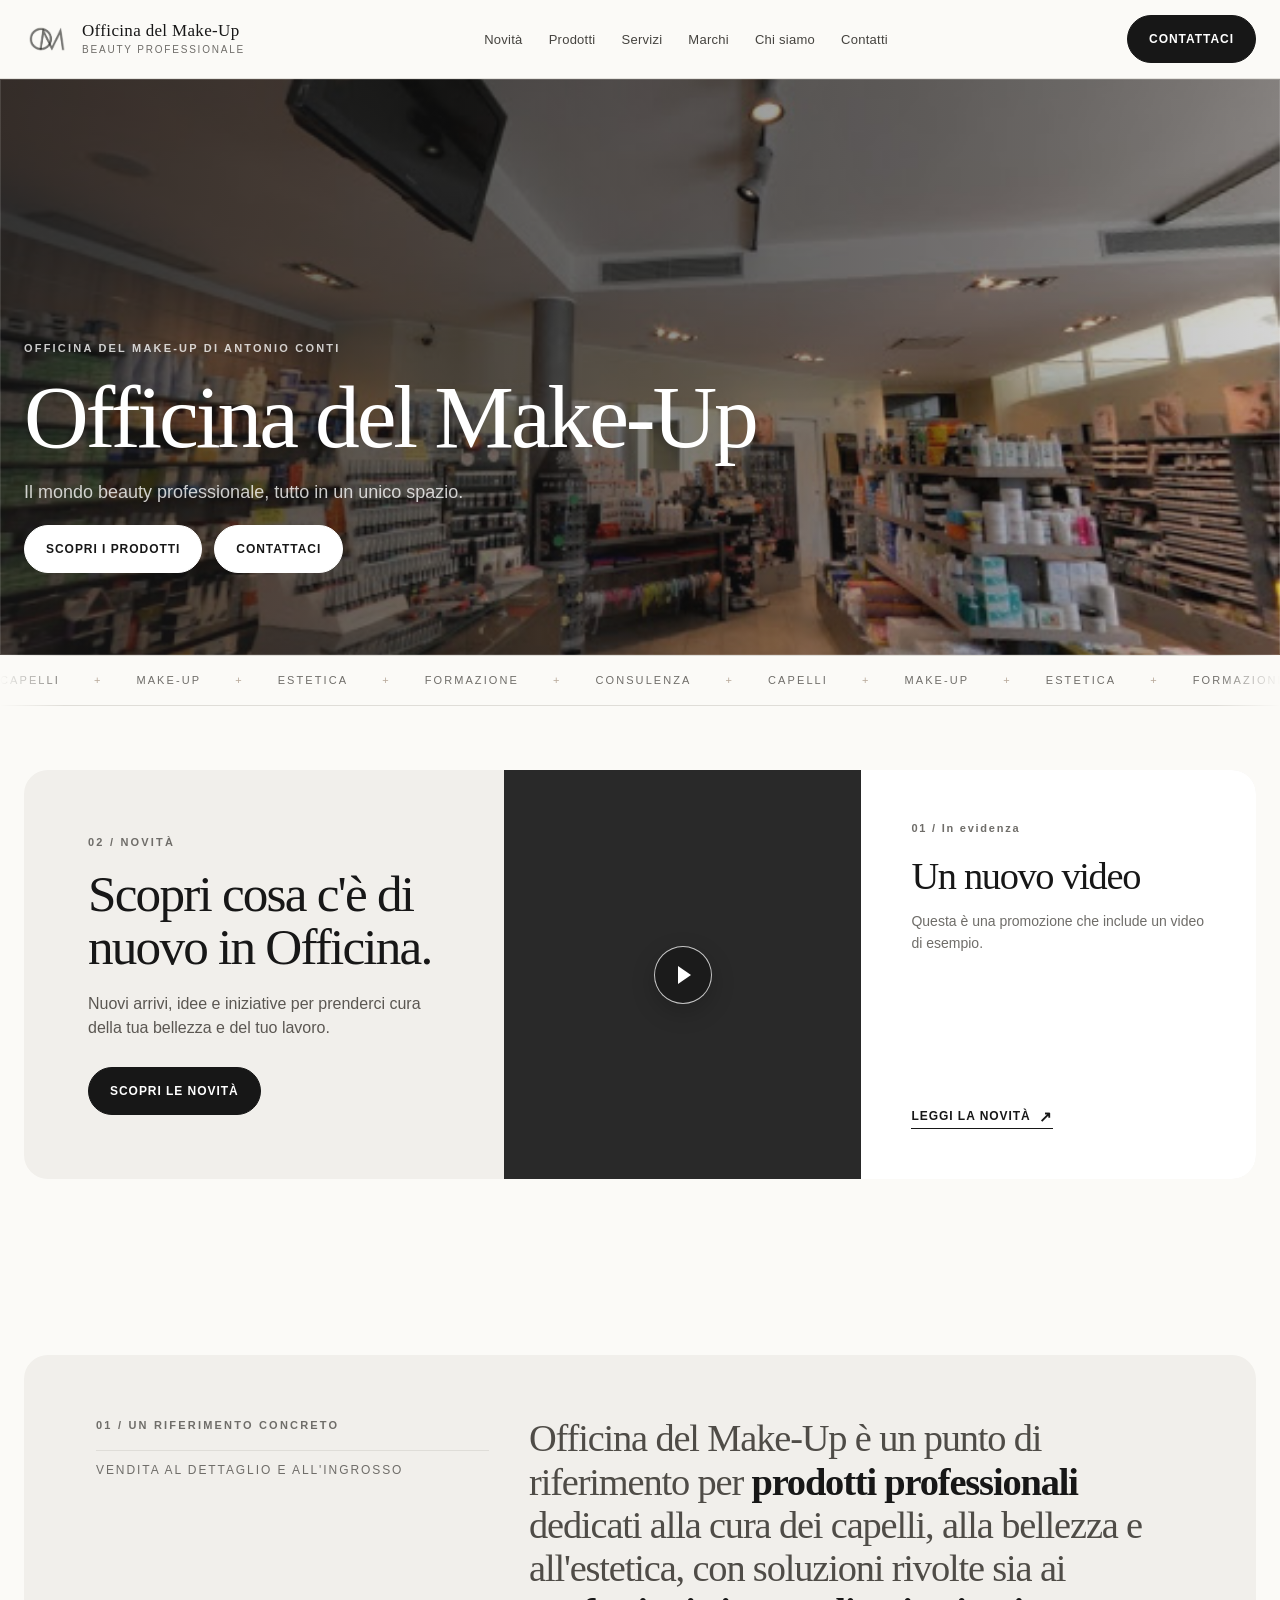
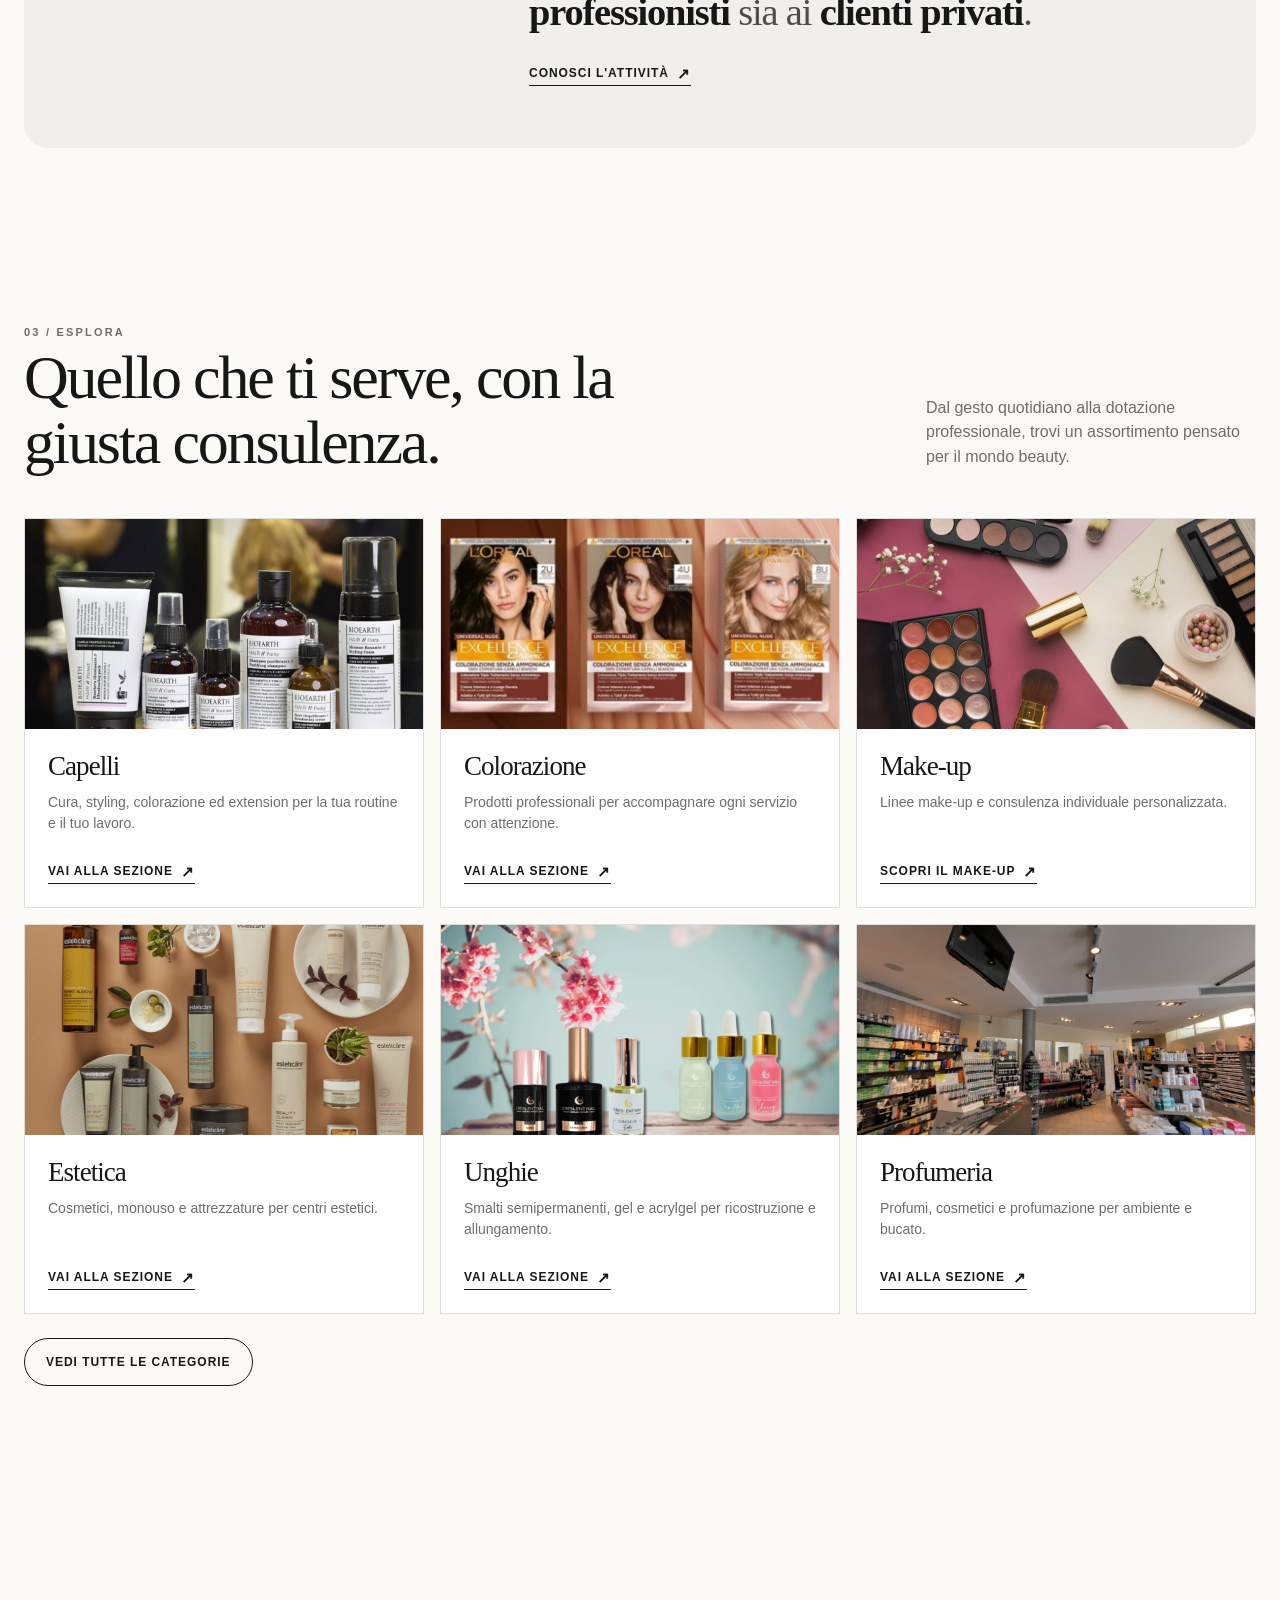
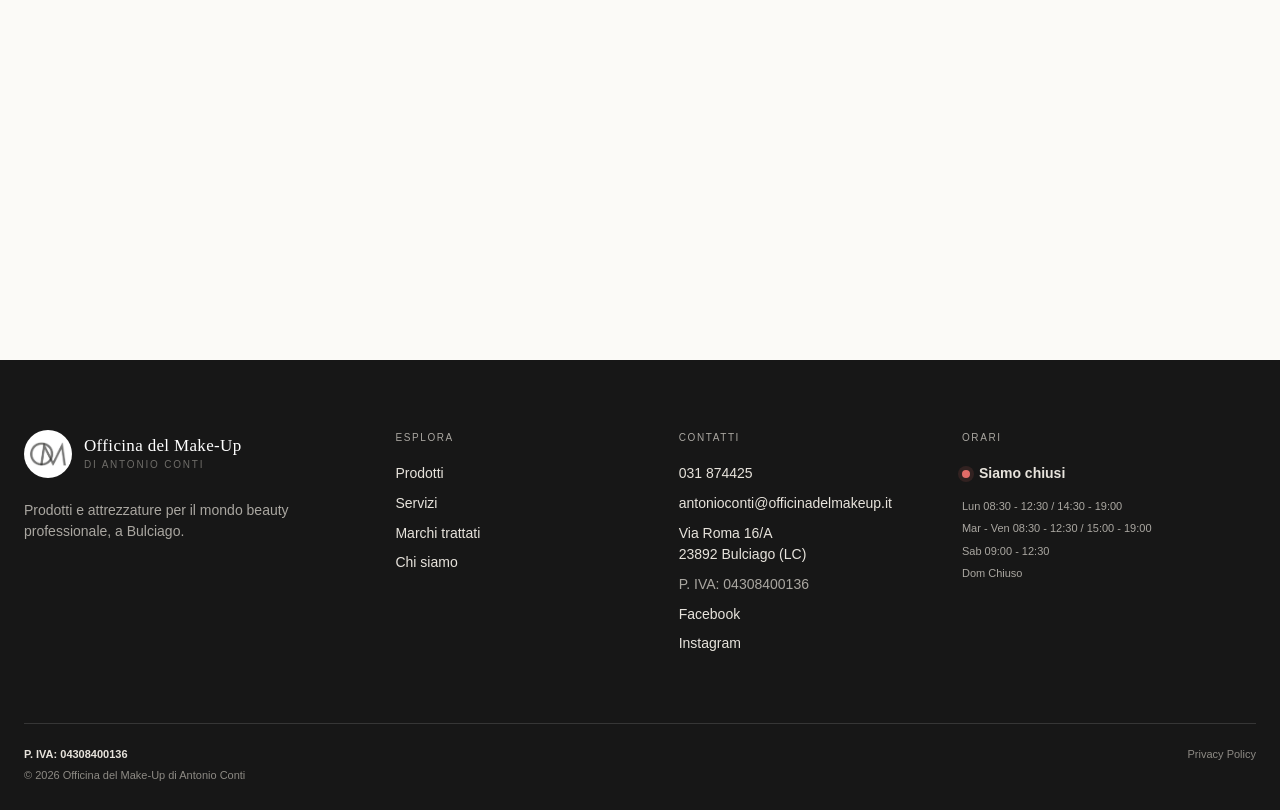
<file: index.html>
<!doctype html>
<html lang="it">
<head>
  <meta charset="utf-8">
  <meta name="viewport" content="width=device-width, initial-scale=1">
  <title>Officina del Make-Up | Beauty professionale a Bulciago</title>
  <meta name="description" content="Prodotti professionali, attrezzature, consulenza e formazione per beauty, capelli e make-up a Bulciago.">
  <meta property="og:title" content="Officina del Make-Up">
  <meta property="og:description" content="Il mondo beauty professionale, tutto in un unico spazio.">
  <meta property="og:type" content="website">
  <meta property="og:image" content="assets/logos/logo-officina.jpg">
  <link rel="canonical" href="https://officinadelmakeup.it/">
  <link rel="stylesheet" href="css/style.css">
  <script type="application/ld+json">
  {
    "@context": "https://schema.org",
    "@type": "Store",
    "name": "Officina del Make-Up di Antonio Conti",
    "url": "https://officinadelmakeup.it/",
    "telephone": "031 874425",
    "email": "antonioconti@officinadelmakeup.it",
    "taxID": "04308400136",
    "address": {
      "@type": "PostalAddress",
      "streetAddress": "Via Roma 16/A",
      "postalCode": "23892",
      "addressLocality": "Bulciago",
      "addressRegion": "LC",
      "addressCountry": "IT"
    }
  }
  </script>
</head>
<body>
  <a class="skip-link" href="#contenuto">Vai al contenuto</a>
  <header class="site-header">
    <div class="container header-inner">
      <a class="brand" href="index.html" aria-label="Officina del Make-Up, home">
        <img src="assets/logos/logo-officina.jpg" alt="Logo Officina del Make-Up">
        <span class="brand-text"><span class="brand-name">Officina del Make-Up</span><span class="brand-caption">Beauty professionale</span></span>
      </a>
      <button class="menu-toggle" type="button" aria-label="Apri menu" aria-expanded="false"><span></span></button>
      <nav class="main-nav" aria-label="Navigazione principale">
        <ul>
          <li><a href="novita.html">Novità</a></li>
          <li><a href="prodotti.html">Prodotti</a></li>
          <li><a href="servizi.html">Servizi</a></li>
          <li><a href="marchi.html">Marchi</a></li>
          <li><a href="chi-siamo.html">Chi siamo</a></li>
          <li><a href="contatti.html">Contatti</a></li>
        </ul>
      </nav>
      <a class="button" href="contatti.html">Contattaci</a>
    </div>
  </header>

  <main id="contenuto">
    <section class="hero-banner">
      <div class="container reveal">
        <p class="eyebrow">Officina del Make-Up di Antonio Conti</p>
        <h1>Officina del Make-Up</h1>
        <p class="lead">Il mondo beauty professionale, tutto in un unico spazio.</p>
        <div class="hero-actions">
          <a class="button button-light" href="prodotti.html">Scopri i prodotti</a>
          <a class="button button-light" href="contatti.html">Contattaci</a>
        </div>
      </div>
    </section>

    <div class="ticker" aria-label="Specialità">
      <div class="ticker-track">
        <div class="ticker-sequence">
          <span>Capelli</span><span class="ticker-dot">+</span><span>Make-up</span><span class="ticker-dot">+</span><span>Estetica</span><span class="ticker-dot">+</span><span>Formazione</span><span class="ticker-dot">+</span><span>Consulenza</span><span class="ticker-dot">+</span>
        </div>
        <div class="ticker-sequence" aria-hidden="true">
          <span>Capelli</span><span class="ticker-dot">+</span><span>Make-up</span><span class="ticker-dot">+</span><span>Estetica</span><span class="ticker-dot">+</span><span>Formazione</span><span class="ticker-dot">+</span><span>Consulenza</span><span class="ticker-dot">+</span>
        </div>
      </div>
    </div>

    <section class="section section-sm home-news-section">
      <div class="container">
        <div class="home-news-panel reveal">
          <div class="home-news-copy">
            <p class="eyebrow">02 / Novità</p>
            <h2>Scopri cosa c'è di nuovo in Officina.</h2>
            <p>Nuovi arrivi, idee e iniziative per prenderci cura della tua bellezza e del tuo lavoro.</p>
            <a class="button" href="novita.html">Scopri le novità</a>
          </div>
          <a class="home-news-feature" href="novita.html" aria-label="Scopri l'ultima novità">
            <div class="home-news-feature-media" data-home-news-media></div>
            <div class="home-news-feature-content">
              <span class="news-card-index">01 / In evidenza</span>
              <h3 data-home-news-title>Nuovi arrivi beauty in negozio</h3>
              <p data-home-news-description>Scopri le ultime novità in negozio.</p>
              <span class="text-link">Leggi la novità</span>
            </div>
          </a>
        </div>
      </div>
    </section>

    <section class="section">
      <div class="container intro home-intro reveal">
        <div><p class="eyebrow">01 / Un riferimento concreto</p><div class="number-label">Vendita al dettaglio e all'ingrosso</div></div>
        <div class="intro-copy">
           <p>Officina del Make-Up è un punto di riferimento per <strong>prodotti professionali</strong> dedicati alla cura dei capelli, alla bellezza e all'estetica, con soluzioni rivolte sia ai <strong>professionisti</strong> sia ai <strong>clienti privati</strong>.</p>
          <a class="text-link" href="chi-siamo.html">Conosci l'attività</a>
        </div>
      </div>
    </section>

    <section class="section section-sm" id="categorie">
      <div class="container">
        <div class="section-heading reveal">
          <div><p class="eyebrow">03 / Esplora</p><h2>Quello che ti serve, con la giusta consulenza.</h2></div>
          <p>Dal gesto quotidiano alla dotazione professionale, trovi un assortimento pensato per il mondo beauty.</p>
        </div>
        <div class="category-grid">
          <a class="category-card reveal" href="prodotti.html#capelli"><div class="category-image"><img src="images/prodotti/capelli-01.png" alt="Fotografia prodotti capelli"></div><div class="category-body"><div><h3>Capelli</h3><p>Cura, styling, colorazione ed extension per la tua routine e il tuo lavoro.</p></div><span class="text-link">Vai alla sezione</span></div></a>
          <a class="category-card reveal" href="prodotti.html#colorazione"><div class="category-image"><img src="images/prodotti/colorazione-01.png" alt="Fotografia prodotti colorazione"></div><div class="category-body"><div><h3>Colorazione</h3><p>Prodotti professionali per accompagnare ogni servizio con attenzione.</p></div><span class="text-link">Vai alla sezione</span></div></a>
          <a class="category-card reveal" href="makeup.html"><div class="category-image"><img src="images/makeup/makeup-01.png" alt="Fotografia make-up"></div><div class="category-body"><div><h3>Make-up</h3><p>Linee make-up e consulenza individuale personalizzata.</p></div><span class="text-link">Scopri il make-up</span></div></a>
          <a class="category-card reveal" href="prodotti.html#estetica"><div class="category-image"><img src="images/estetica/estetica-01.png" alt="Fotografia prodotti estetica"></div><div class="category-body"><div><h3>Estetica</h3><p>Cosmetici, monouso e attrezzature per centri estetici.</p></div><span class="text-link">Vai alla sezione</span></div></a>
          <a class="category-card reveal" href="prodotti.html#unghie"><div class="category-image"><img src="images/prodotti/unghie/unghie-01.png" alt="Fotografia prodotti unghie"></div><div class="category-body"><div><h3>Unghie</h3><p>Smalti semipermanenti, gel e acrylgel per ricostruzione e allungamento.</p></div><span class="text-link">Vai alla sezione</span></div></a>
          <a class="category-card reveal" href="prodotti.html#profumeria"><div class="category-image"><img src="images/negozio/negozio-01.png" alt="Fotografia profumeria e negozio"></div><div class="category-body"><div><h3>Profumeria</h3><p>Profumi, cosmetici e profumazione per ambiente e bucato.</p></div><span class="text-link">Vai alla sezione</span></div></a>
        </div>
        <div class="inline-actions" style="margin-top:24px"><a class="button button-outline" href="prodotti.html">Vedi tutte le categorie</a></div>
      </div>
    </section>

    <section class="section">
      <div class="container split-panel reveal">
        <div class="panel-image"><img src="images/servizi/professionisti-01.png" alt="Fotografia servizio per professionisti"></div>
        <div class="panel-copy">
          <p class="eyebrow">04 / Per il tuo lavoro</p>
          <h2>Sei un parrucchiere o un'estetista?</h2>
           <p>Puoi contare su vendita professionale, attrezzature, consulenza e prodotti per il tuo salone o centro. Sono disponibili anche consegne presso il cliente.</p>
           <ul class="check-list"><li>Vendita al dettaglio e all'ingrosso</li><li>Consulenza per il tuo lavoro</li><li>Consegne presso parrucchieri ed estetiste</li></ul>
          <a class="button" href="servizi.html">Parla con noi</a>
        </div>
      </div>
    </section>

    <section class="section section-dark">
      <div class="container quote-block reveal">
        <p class="eyebrow">05 / Una bellezza scelta bene</p>
        <h2>La consulenza giusta fa parte del prodotto.</h2>
        <p>Per una scelta personale o per il tuo lavoro, il team di Officina del Make-Up è a disposizione per orientarti tra prodotti, strumenti e possibilità.</p>
        <a class="button button-light" href="contatti.html">Richiedi informazioni</a>
      </div>
    </section>

    <section class="section section-sm">
      <div class="container section-heading reveal">
        <div><p class="eyebrow">06 / I prossimi passi</p><h2>Dal make-up alla formazione.</h2></div>
        <p>Scopri le pagine dedicate a consulenza, corsi e idee regalo.</p>
      </div>
      <div class="container category-grid">
        <a class="category-card reveal" href="formazione.html"><div class="category-image"><img src="images/gallery/gallery-01.png" alt="Fotografia formazione"></div><div class="category-body"><div><h3>Formazione</h3><p>Corsi Estrosa Academy e aggiornamento per professionisti del settore.</p></div><span class="text-link">Scopri i corsi</span></div></a>
          <a class="category-card reveal" href="regali.html"><div class="category-image"><img src="images/regali/regali-01.png" alt="Fotografia confezioni regalo"></div><div class="category-body"><div><h3>Regali</h3><p>Confezioni regalo e buoni regalo per ogni occasione.</p></div><span class="text-link">Scopri le idee</span></div></a>
        <a class="category-card reveal" href="contatti.html"><div class="category-image"><img src="images/negozio/negozio-01.png" alt="Fotografia del negozio"></div><div class="category-body"><div><h3>Vieni a trovarci</h3><p>Via Roma 16/A, Bulciago. Parcheggio privato disponibile per i clienti.</p></div><span class="text-link">Contatti e orari</span></div></a>
      </div>
    </section>
  </main>

  <footer class="site-footer">
    <div class="container footer-top">
      <div><a class="footer-brand" href="index.html"><img src="assets/logos/logo-officina.jpg" alt=""><span class="brand-text"><span class="brand-name">Officina del Make-Up</span><span class="brand-caption">di Antonio Conti</span></span></a><p class="footer-copy">Prodotti e attrezzature per il mondo beauty professionale, a Bulciago.</p></div>
      <div><p class="footer-title">Esplora</p><ul class="footer-links"><li><a href="prodotti.html">Prodotti</a></li><li><a href="servizi.html">Servizi</a></li><li><a href="marchi.html">Marchi trattati</a></li><li><a href="chi-siamo.html">Chi siamo</a></li></ul></div>
      <div><p class="footer-title">Contatti</p><ul class="footer-links"><li><a href="tel:+39031874425">031 874425</a></li><li><a href="mailto:officina@makeup.qcom.it">officina@makeup.qcom.it</a></li><li>Via Roma 16/A<br>23892 Bulciago (LC)</li></ul></div>
    </div>
     <div class="container footer-bottom"><div class="footer-legal"><span class="footer-vat-line">P. IVA: 04308400136</span><span class="footer-copyright">© 2026 Officina del Make-Up di Antonio Conti</span></div><span><a href="privacy.html">Privacy Policy</a></span></div>
  </footer>
  <script src="data/notizie.js"></script>
  <script src="js/script.js"></script>
</body>
</html>
</file>
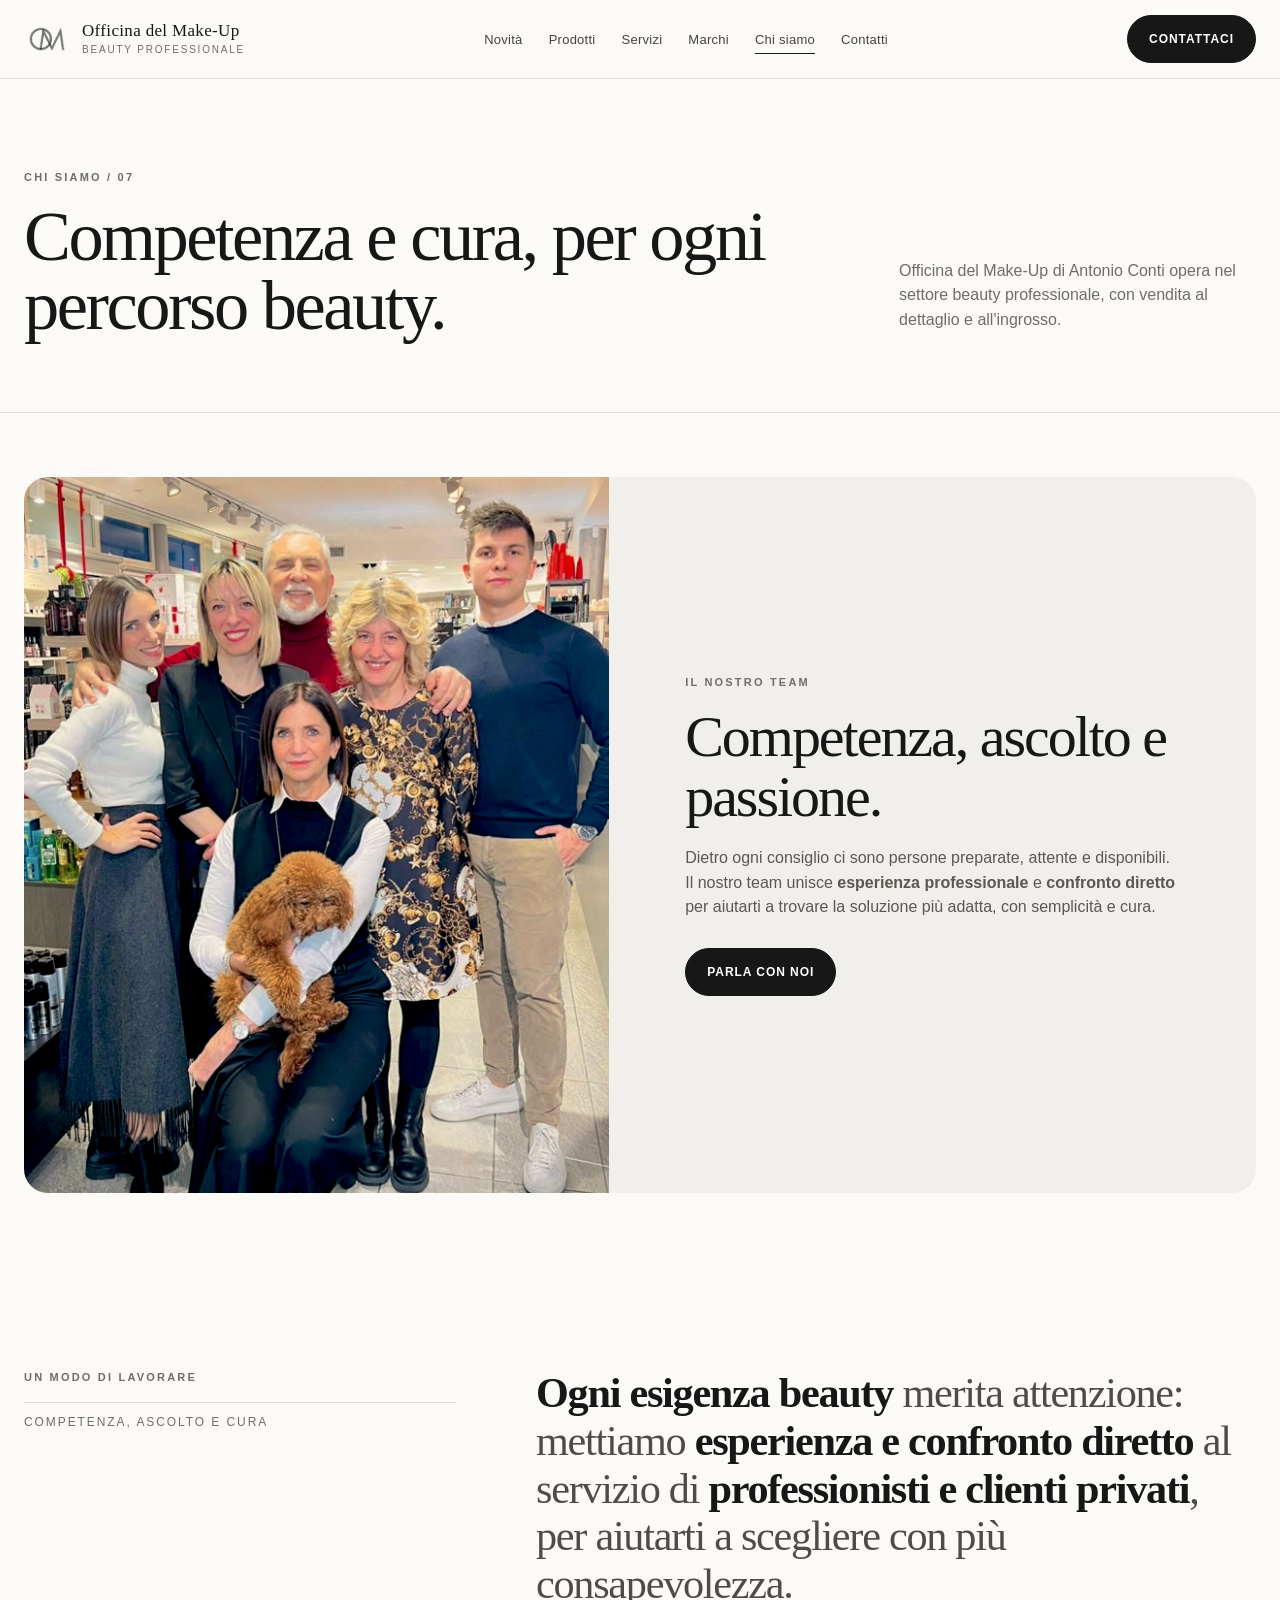
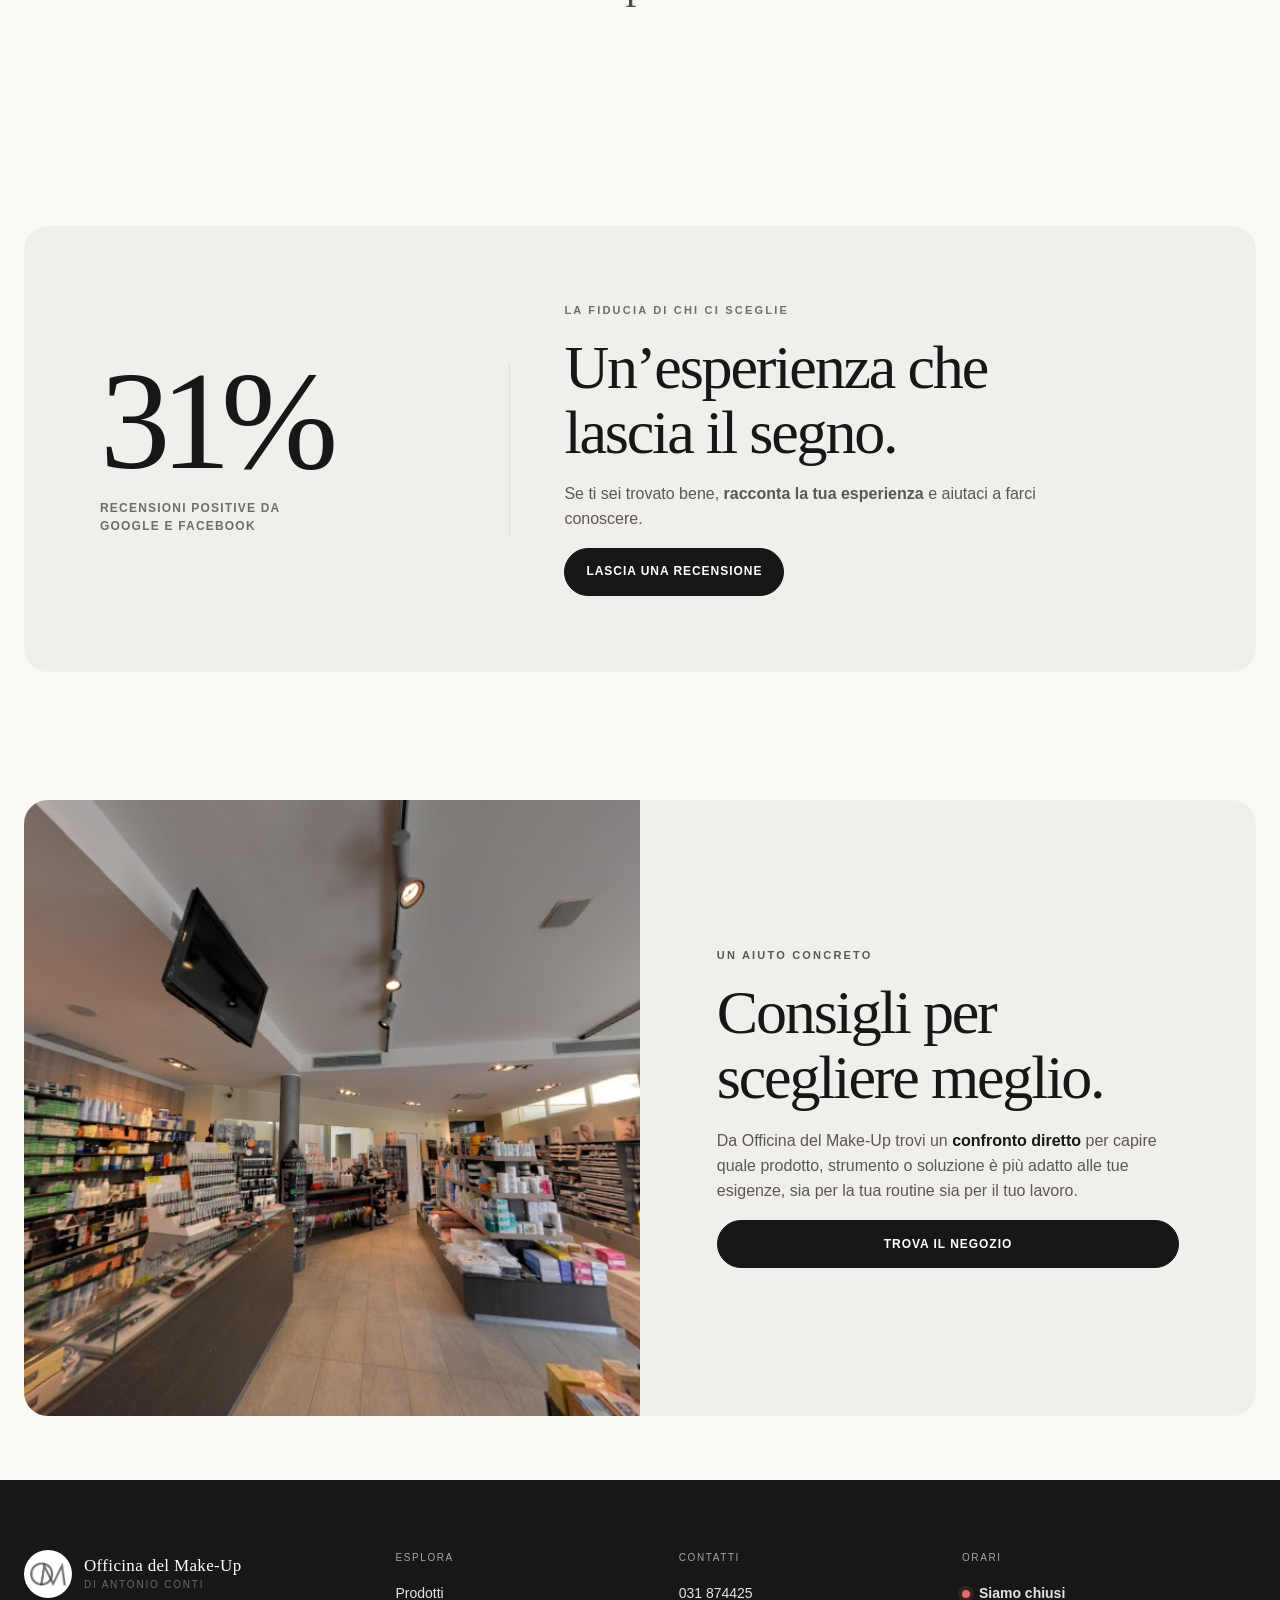
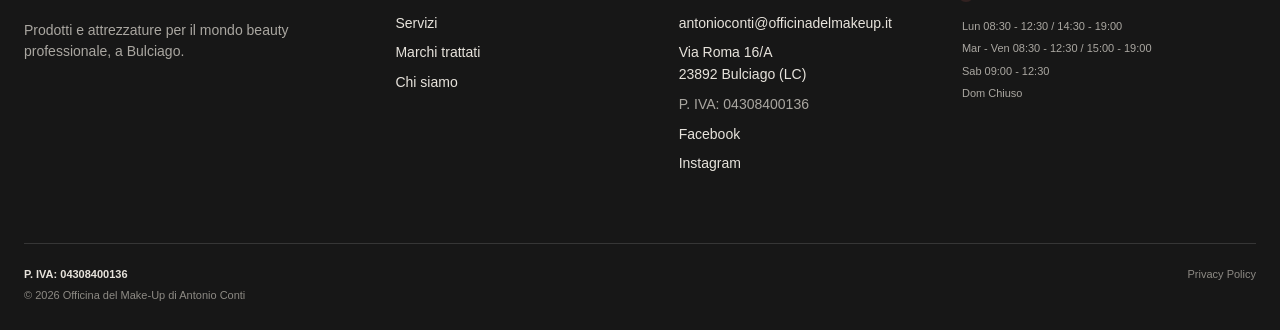
<file: chi-siamo.html>
<!doctype html>
<html lang="it">
<head>
  <meta charset="utf-8">
  <meta name="viewport" content="width=device-width, initial-scale=1">
  <title>Chi siamo | Officina del Make-Up</title>
  <meta name="description" content="Officina del Make-Up di Antonio Conti, punto vendita beauty professionale a Bulciago.">
  <meta property="og:title" content="Chi siamo | Officina del Make-Up">
  <meta property="og:description" content="Conosci Officina del Make-Up di Antonio Conti.">
  <meta property="og:type" content="website">
  <link rel="canonical" href="https://officinadelmakeup.it/chi-siamo.html">
  <link rel="stylesheet" href="css/style.css">
</head>
<body>
  <a class="skip-link" href="#contenuto">Vai al contenuto</a>
  <header class="site-header"><div class="container header-inner"><a class="brand" href="index.html" aria-label="Officina del Make-Up, home"><img src="assets/logos/logo-officina.jpg" alt="Logo Officina del Make-Up"><span class="brand-text"><span class="brand-name">Officina del Make-Up</span><span class="brand-caption">Beauty professionale</span></span></a><button class="menu-toggle" type="button" aria-label="Apri menu" aria-expanded="false"><span></span></button><nav class="main-nav" aria-label="Navigazione principale"><ul><li><a href="novita.html">Novità</a></li><li><a href="prodotti.html">Prodotti</a></li><li><a href="servizi.html">Servizi</a></li><li><a href="marchi.html">Marchi</a></li><li><a href="chi-siamo.html" aria-current="page">Chi siamo</a></li><li><a href="contatti.html">Contatti</a></li></ul></nav><a class="button" href="contatti.html">Contattaci</a></div></header>
  <main id="contenuto">
     <section class="page-hero"><div class="container page-hero-grid about-hero-grid"><div><p class="eyebrow">Chi siamo / 07</p><h1 class="about-hero-title">Competenza e cura, per ogni percorso beauty.</h1></div><p class="page-hero-intro">Officina del Make-Up di Antonio Conti opera nel settore beauty professionale, con vendita al dettaglio e all'ingrosso.</p></div></section>
      <section class="section section-sm"><div class="container team-panel reveal"><div class="team-image"><img src="images/team/team-01.png" alt="Il team di Officina del Make-Up"></div><div class="team-copy"><p class="eyebrow">Il nostro team</p><h2>Competenza, ascolto e passione.</h2><p>Dietro ogni consiglio ci sono persone preparate, attente e disponibili. Il nostro team unisce <strong>esperienza professionale</strong> e <strong>confronto diretto</strong> per aiutarti a trovare la soluzione più adatta, con semplicità e cura.</p><a class="button" href="contatti.html">Parla con noi</a></div></div></section>
      <section class="section"><div class="container intro reveal"><div><p class="eyebrow">Un modo di lavorare</p><div class="number-label">Competenza, ascolto e cura</div></div><div class="intro-copy"><p><strong>Ogni esigenza beauty</strong> merita attenzione: mettiamo <strong>esperienza e confronto diretto</strong> al servizio di <strong>professionisti e clienti privati</strong>, per aiutarti a scegliere con più consapevolezza.</p></div></div></section>
      <section class="section section-sm"><div class="container review-panel reveal"><div class="review-counter" aria-live="polite"><span class="review-number" data-review-counter>0%</span><span class="review-label">recensioni positive da Google e Facebook</span></div><div class="review-copy"><p class="eyebrow">La fiducia di chi ci sceglie</p><h2>Un’esperienza che lascia il segno.</h2><p>Se ti sei trovato bene, <strong>racconta la tua esperienza</strong> e aiutaci a farci conoscere.</p><a class="button" href="https://search.google.com/local/writereview?placeid=ChIJ5wtNDwOkhkcR3wMy7WrMpJk" target="_blank" rel="noopener">Lascia una recensione</a></div></div></section>
      <section class="section section-sm"><div class="container split-panel reveal"><div class="panel-image"><img src="images/scegliere/scegliere-01.png" alt="Immagine di esempio da sostituire"></div><div class="panel-copy"><p class="eyebrow">Un aiuto concreto</p><h2>Consigli per scegliere meglio.</h2><p>Da Officina del Make-Up trovi un <strong>confronto diretto</strong> per capire quale prodotto, strumento o soluzione è più adatto alle tue esigenze, sia per la tua routine sia per il tuo lavoro.</p><a class="button" href="contatti.html">Trova il negozio</a></div></div></section>
  </main>
     <footer class="site-footer"><div class="container footer-top"><div><a class="footer-brand" href="index.html"><img src="assets/logos/logo-officina.jpg" alt=""><span class="brand-text"><span class="brand-name">Officina del Make-Up</span><span class="brand-caption">di Antonio Conti</span></span></a><p class="footer-copy">Prodotti e attrezzature per il mondo beauty professionale, a Bulciago.</p></div><div><p class="footer-title">Esplora</p><ul class="footer-links"><li><a href="prodotti.html">Prodotti</a></li><li><a href="servizi.html">Servizi</a></li><li><a href="marchi.html">Marchi trattati</a></li><li><a href="chi-siamo.html">Chi siamo</a></li></ul></div><div><p class="footer-title">Contatti</p><ul class="footer-links"><li><a href="tel:+39031874425">031 874425</a></li><li><a href="mailto:officina@makeup.qcom.it">officina@makeup.qcom.it</a></li><li>Via Roma 16/A<br>23892 Bulciago (LC)</li></ul></div></div><div class="container footer-bottom"><div class="footer-legal"><span class="footer-vat-line">P. IVA: 04308400136</span><span class="footer-copyright">© 2026 Officina del Make-Up di Antonio Conti</span></div><span><a href="privacy.html">Privacy Policy</a></span></div></footer>
  <script src="js/script.js"></script>
</body>
</html>
</file>
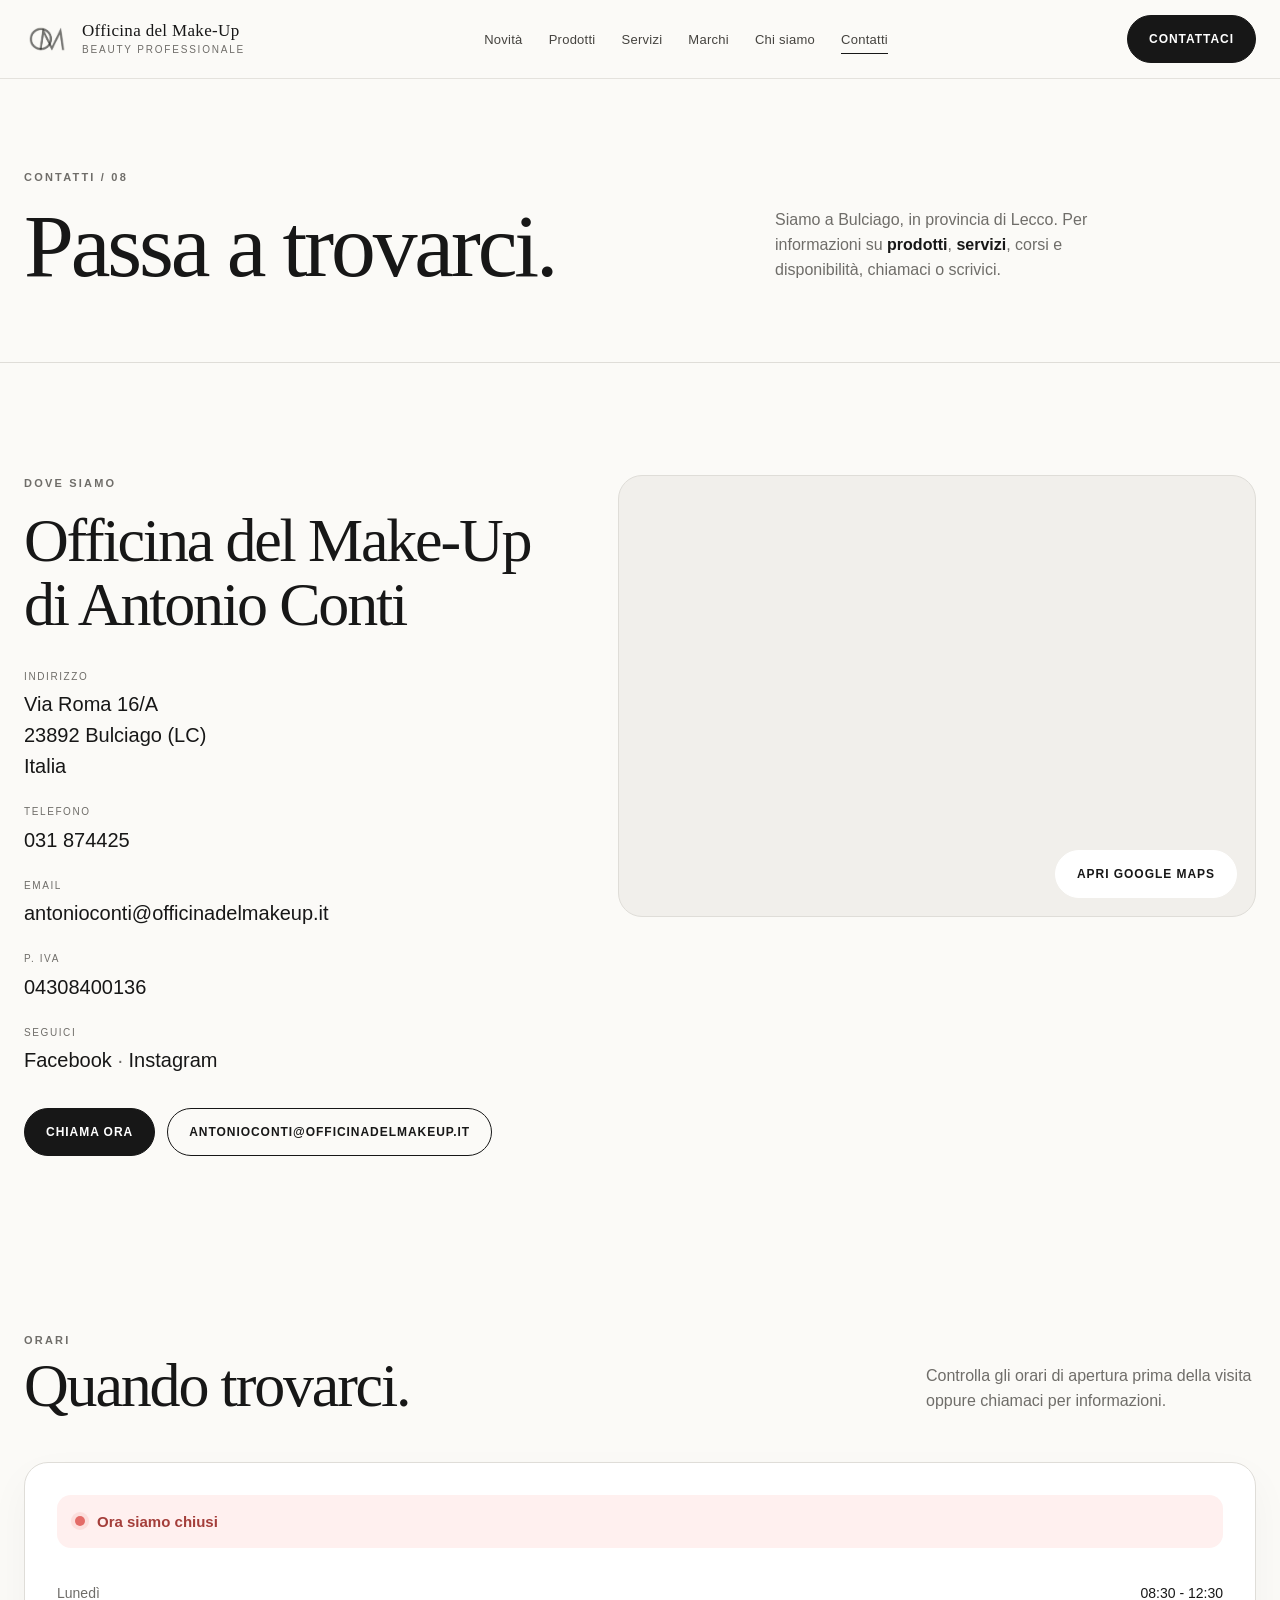
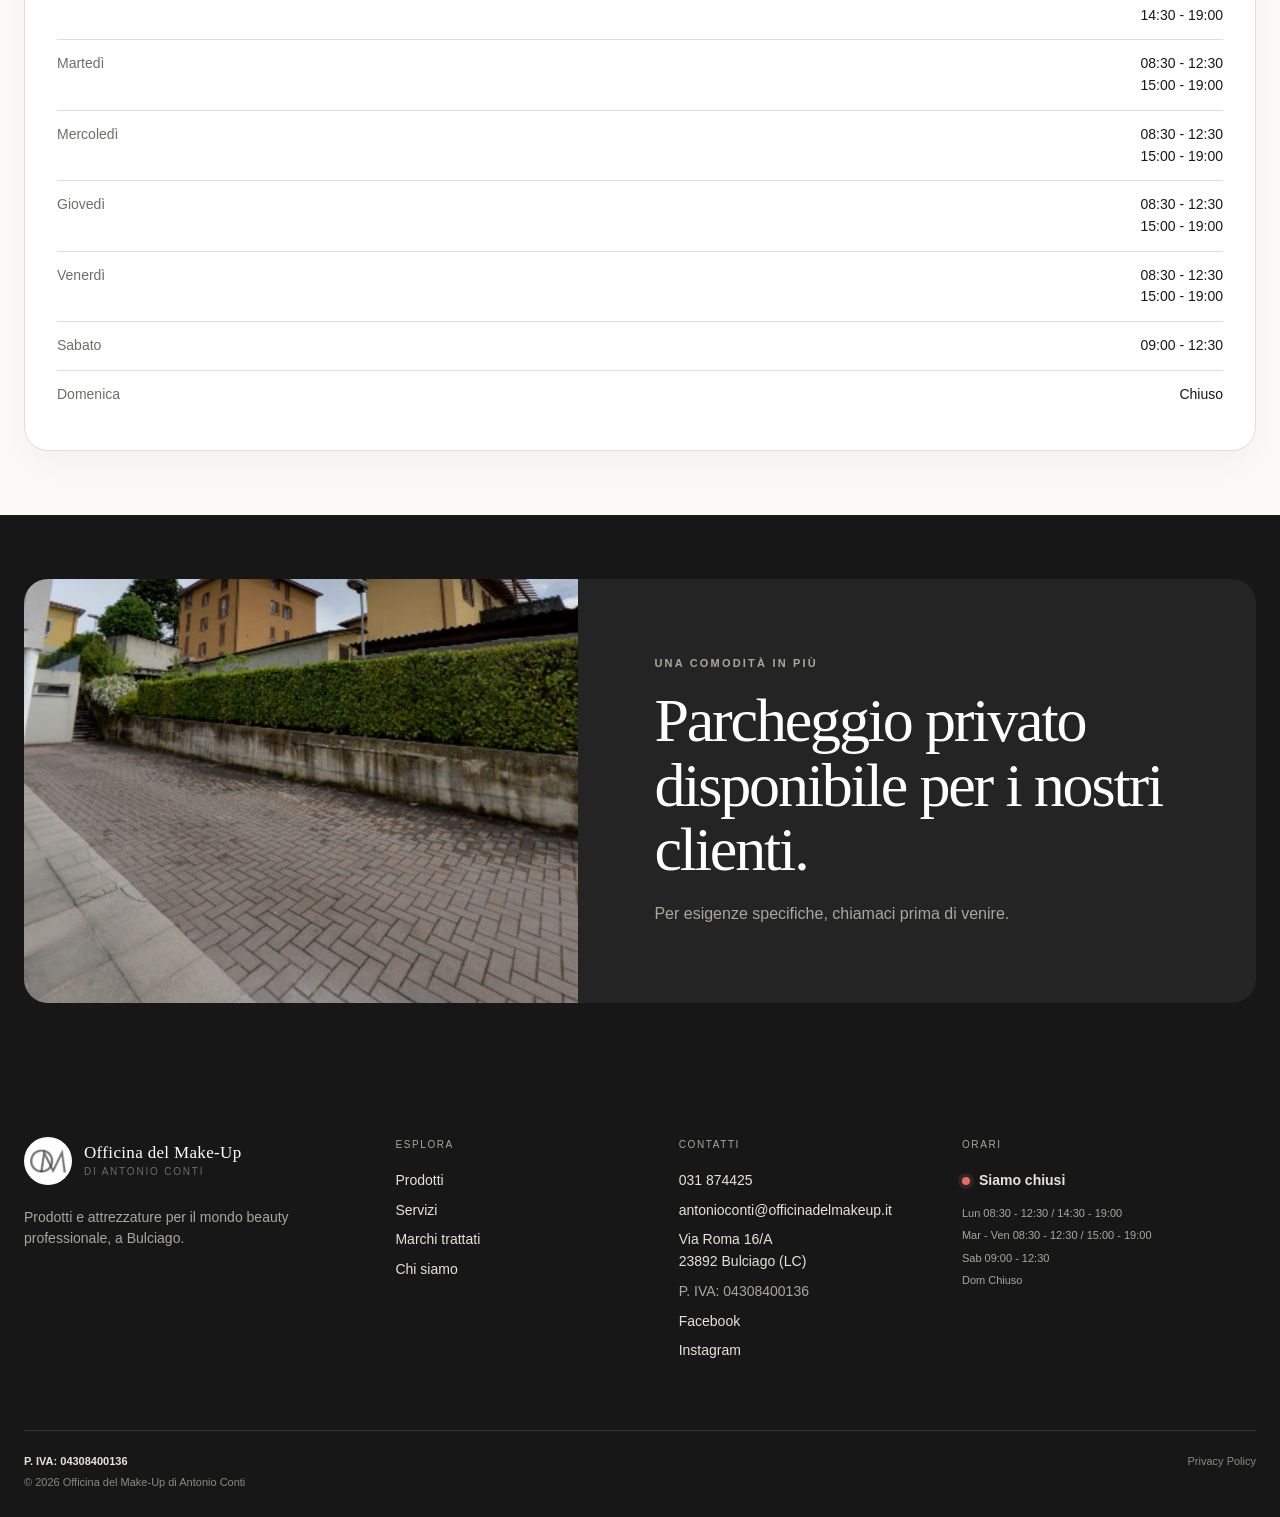
<file: contatti.html>
<!doctype html>
<html lang="it">
<head>
  <meta charset="utf-8">
  <meta name="viewport" content="width=device-width, initial-scale=1">
  <title>Contatti e orari | Officina del Make-Up</title>
  <meta name="description" content="Contatti, indirizzo, telefono, email e orari di Officina del Make-Up a Bulciago.">
  <meta property="og:title" content="Contatti e orari | Officina del Make-Up">
  <meta property="og:description" content="Vieni a trovarci in Via Roma 16/A a Bulciago oppure contattaci.">
  <meta property="og:type" content="website">
  <link rel="canonical" href="https://officinadelmakeup.it/contatti.html">
  <link rel="stylesheet" href="css/style.css">
</head>
<body>
  <a class="skip-link" href="#contenuto">Vai al contenuto</a>
  <header class="site-header"><div class="container header-inner"><a class="brand" href="index.html" aria-label="Officina del Make-Up, home"><img src="assets/logos/logo-officina.jpg" alt="Logo Officina del Make-Up"><span class="brand-text"><span class="brand-name">Officina del Make-Up</span><span class="brand-caption">Beauty professionale</span></span></a><button class="menu-toggle" type="button" aria-label="Apri menu" aria-expanded="false"><span></span></button><nav class="main-nav" aria-label="Navigazione principale"><ul><li><a href="novita.html">Novità</a></li><li><a href="prodotti.html">Prodotti</a></li><li><a href="servizi.html">Servizi</a></li><li><a href="marchi.html">Marchi</a></li><li><a href="chi-siamo.html">Chi siamo</a></li><li><a href="contatti.html" aria-current="page">Contatti</a></li></ul></nav><a class="button" href="contatti.html">Contattaci</a></div></header>
  <main id="contenuto">
     <section class="page-hero"><div class="container page-hero-grid"><div><p class="eyebrow">Contatti / 08</p><h1>Passa a trovarci.</h1></div><p class="page-hero-intro">Siamo a Bulciago, in provincia di Lecco. Per informazioni su <strong>prodotti</strong>, <strong>servizi</strong>, corsi e disponibilità, chiamaci o scrivici.</p></div></section>
    <section class="section"><div class="container contact-grid">
      <div class="reveal"><p class="eyebrow">Dove siamo</p><h2>Officina del Make-Up di Antonio Conti</h2><div class="contact-details"><div class="contact-item"><small>Indirizzo</small><address>Via Roma 16/A<br>23892 Bulciago (LC)<br>Italia</address></div><div class="contact-item"><small>Telefono</small><a href="tel:+39031874425">031 874425</a></div><div class="contact-item"><small>Email</small><a href="mailto:officina@makeup.qcom.it">officina@makeup.qcom.it</a></div></div><div class="inline-actions"><a class="button" href="tel:+39031874425">Chiama ora</a><a class="button button-outline" href="mailto:officina@makeup.qcom.it">Scrivi una email</a></div></div>
      <div class="reveal"><div class="map-card"><iframe src="https://www.google.com/maps?q=Via+Roma+16%2FA%2C+23892+Bulciago+LC&output=embed" title="Mappa di Officina del Make-Up, Via Roma 16/A, Bulciago" loading="lazy" referrerpolicy="no-referrer-when-downgrade"></iframe><a class="button button-light map-overlay" href="https://www.google.com/maps/search/?api=1&query=Via+Roma+16%2FA%2C+23892+Bulciago+LC" target="_blank" rel="noopener">Apri Google Maps</a></div></div>
    </div></section>
     <section class="section section-sm"><div class="container"><div class="section-heading reveal"><div><p class="eyebrow">Orari</p><h2>Quando trovarci.</h2></div><p>Controlla gli orari di apertura prima della visita oppure chiamaci per informazioni.</p></div><div class="hours-card reveal"><div class="hours-status is-closed" data-hours-status aria-live="polite"><span class="status-dot"></span><strong>Ora siamo chiusi</strong></div><table class="hours-table"><tbody><tr><td>Lunedì</td><td>08:30 - 12:30<br>14:30 - 19:00</td></tr><tr><td>Martedì</td><td>08:30 - 12:30<br>15:00 - 19:00</td></tr><tr><td>Mercoledì</td><td>08:30 - 12:30<br>15:00 - 19:00</td></tr><tr><td>Giovedì</td><td>08:30 - 12:30<br>15:00 - 19:00</td></tr><tr><td>Venerdì</td><td>08:30 - 12:30<br>15:00 - 19:00</td></tr><tr><td>Sabato</td><td>09:00 - 12:30</td></tr><tr><td>Domenica</td><td>Chiuso</td></tr></tbody></table></div></div></section>
     <section class="section section-dark section-sm"><div class="container parking-panel reveal"><div class="parking-image"><img src="images/parcheggio/parcheggio-01.png" alt="Foto del parcheggio privato, immagine esempio da sostituire"></div><div class="parking-copy"><p class="eyebrow">Una comodità in più</p><h2>Parcheggio privato disponibile per i nostri clienti.</h2><p>Per esigenze specifiche, chiamaci prima di venire.</p></div></div></section>
  </main>
   <footer class="site-footer"><div class="container footer-top"><div><a class="footer-brand" href="index.html"><img src="assets/logos/logo-officina.jpg" alt=""><span class="brand-text"><span class="brand-name">Officina del Make-Up</span><span class="brand-caption">di Antonio Conti</span></span></a><p class="footer-copy">Prodotti e attrezzature per il mondo beauty professionale, a Bulciago.</p></div><div><p class="footer-title">Esplora</p><ul class="footer-links"><li><a href="prodotti.html">Prodotti</a></li><li><a href="servizi.html">Servizi</a></li><li><a href="marchi.html">Marchi trattati</a></li><li><a href="chi-siamo.html">Chi siamo</a></li></ul></div><div><p class="footer-title">Contatti</p><ul class="footer-links"><li><a href="tel:+39031874425">031 874425</a></li><li><a href="mailto:officina@makeup.qcom.it">officina@makeup.qcom.it</a></li><li>Via Roma 16/A<br>23892 Bulciago (LC)</li></ul></div></div><div class="container footer-bottom"><div class="footer-legal"><span class="footer-vat-line">P. IVA: 04308400136</span><span class="footer-copyright">© 2026 Officina del Make-Up di Antonio Conti</span></div><span><a href="privacy.html">Privacy Policy</a></span></div></footer>
  <script src="js/script.js"></script>
</body>
</html>
</file>
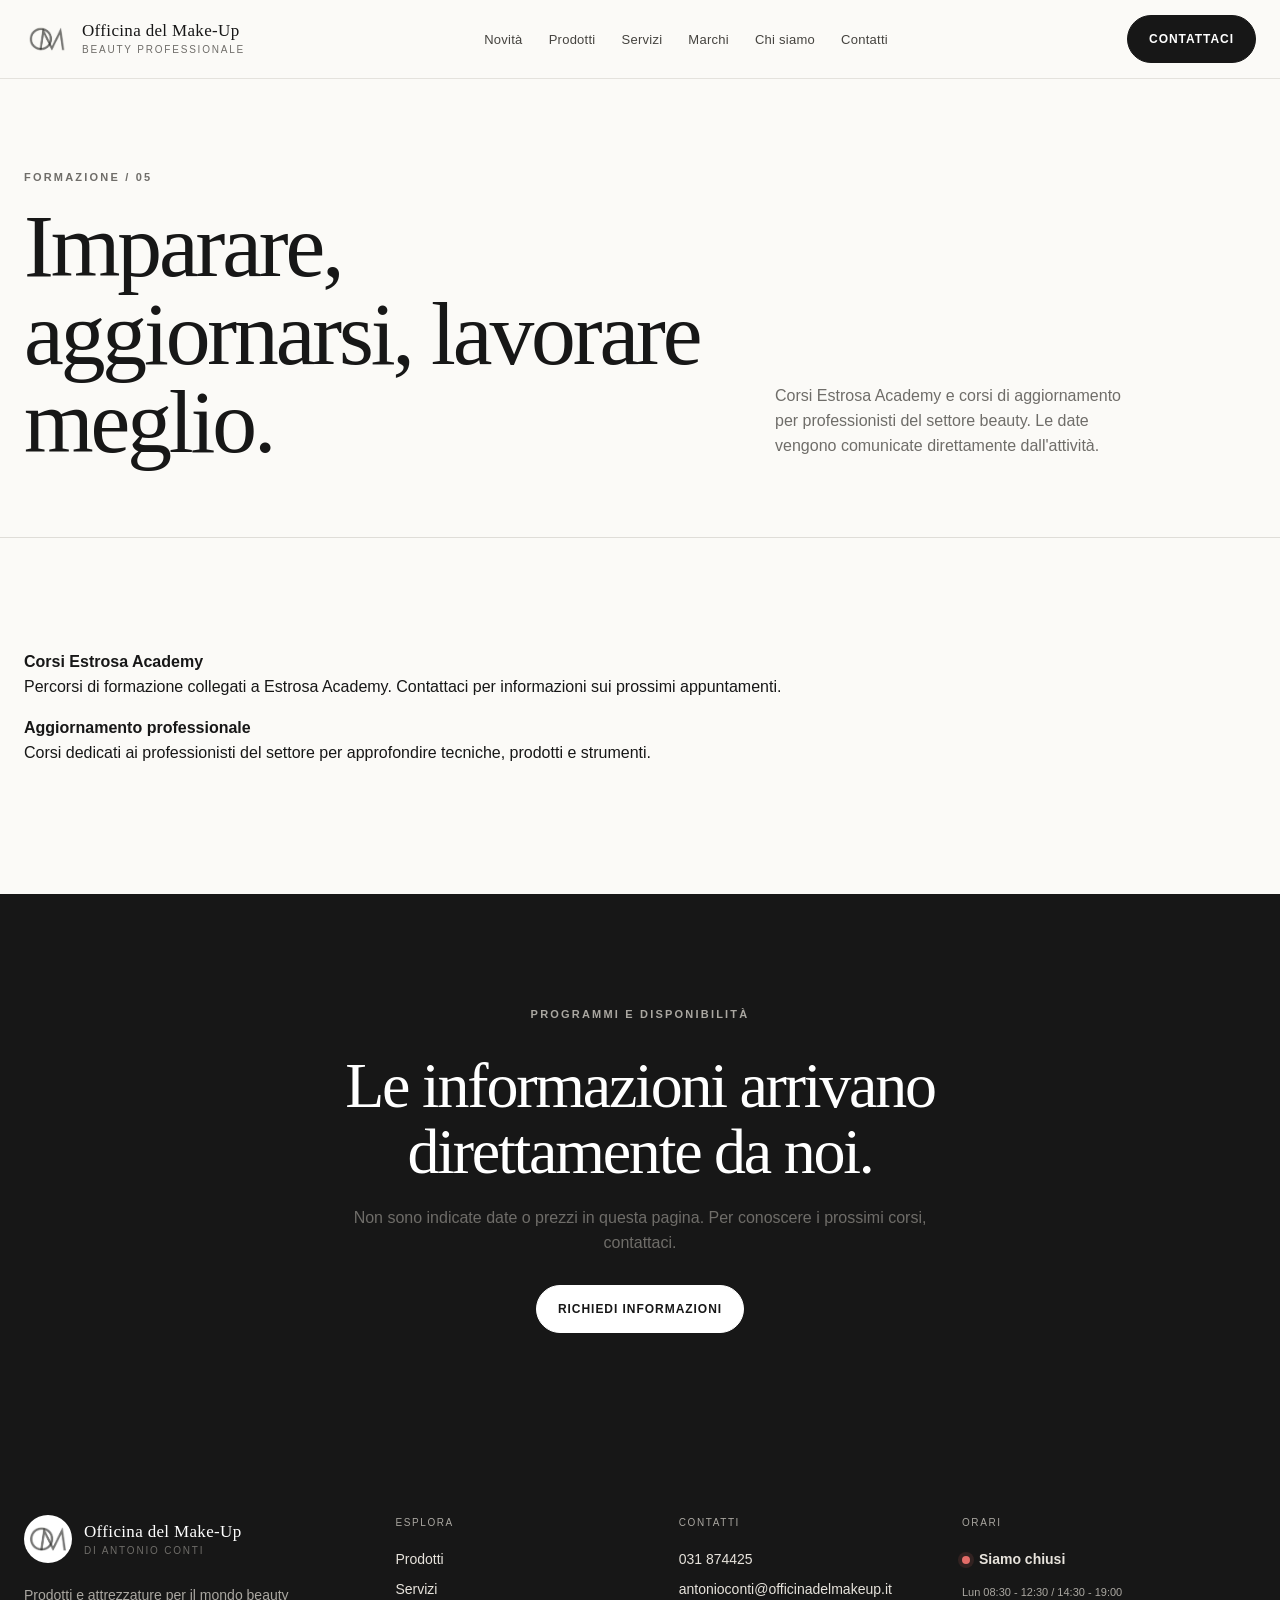
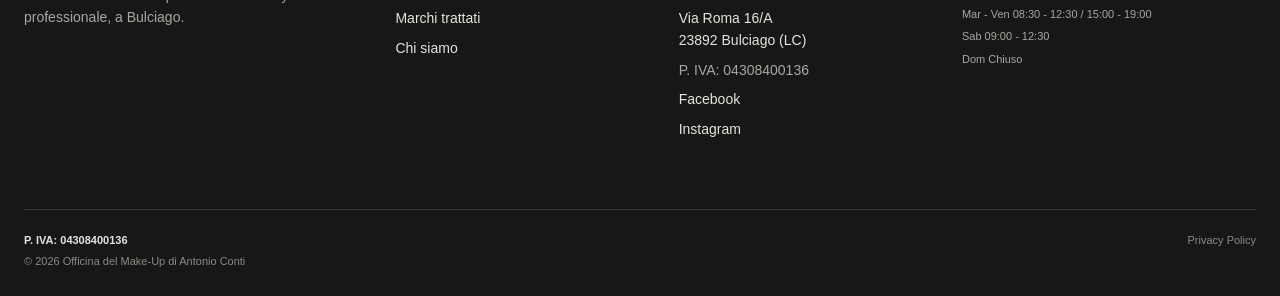
<file: formazione.html>
<!doctype html>
<html lang="it">
<head>
  <meta charset="utf-8">
  <meta name="viewport" content="width=device-width, initial-scale=1">
  <title>Formazione | Officina del Make-Up</title>
  <meta name="description" content="Corsi Estrosa Academy e corsi di aggiornamento per professionisti del settore beauty.">
  <meta property="og:title" content="Formazione | Officina del Make-Up">
  <meta property="og:description" content="Formazione e aggiornamento per professionisti beauty.">
  <meta property="og:type" content="website">
  <link rel="canonical" href="https://officinadelmakeup.it/formazione.html">
  <link rel="stylesheet" href="css/style.css">
</head>
<body>
  <a class="skip-link" href="#contenuto">Vai al contenuto</a>
  <header class="site-header"><div class="container header-inner"><a class="brand" href="index.html" aria-label="Officina del Make-Up, home"><img src="assets/logos/logo-officina.jpg" alt="Logo Officina del Make-Up"><span class="brand-text"><span class="brand-name">Officina del Make-Up</span><span class="brand-caption">Beauty professionale</span></span></a><button class="menu-toggle" type="button" aria-label="Apri menu" aria-expanded="false"><span></span></button><nav class="main-nav" aria-label="Navigazione principale"><ul><li><a href="novita.html">Novità</a></li><li><a href="prodotti.html">Prodotti</a></li><li><a href="servizi.html">Servizi</a></li><li><a href="marchi.html">Marchi</a></li><li><a href="chi-siamo.html">Chi siamo</a></li><li><a href="contatti.html">Contatti</a></li></ul></nav><a class="button" href="contatti.html">Contattaci</a></div></header>
  <main id="contenuto">
    <section class="page-hero"><div class="container page-hero-grid"><div><p class="eyebrow">Formazione / 05</p><h1>Imparare, aggiornarsi, lavorare meglio.</h1></div><p class="page-hero-intro">Corsi Estrosa Academy e corsi di aggiornamento per professionisti del settore beauty. Le date vengono comunicate direttamente dall'attività.</p></div></section>
    <section class="section"><div class="container"><div class="detail-list"><article class="detail-row reveal"><strong>Corsi Estrosa Academy</strong><p>Percorsi di formazione collegati a Estrosa Academy. Contattaci per informazioni sui prossimi appuntamenti.</p></article><article class="detail-row reveal"><strong>Aggiornamento professionale</strong><p>Corsi dedicati ai professionisti del settore per approfondire tecniche, prodotti e strumenti.</p></article></div></div></section>
    <section class="section section-dark"><div class="container quote-block reveal"><p class="eyebrow">Programmi e disponibilità</p><h2>Le informazioni arrivano direttamente da noi.</h2><p>Non sono indicate date o prezzi in questa pagina. Per conoscere i prossimi corsi, contattaci.</p><a class="button button-light" href="contatti.html">Richiedi informazioni</a></div></section>
  </main>
   <footer class="site-footer"><div class="container footer-top"><div><a class="footer-brand" href="index.html"><img src="assets/logos/logo-officina.jpg" alt=""><span class="brand-text"><span class="brand-name">Officina del Make-Up</span><span class="brand-caption">di Antonio Conti</span></span></a><p class="footer-copy">Prodotti e attrezzature per il mondo beauty professionale, a Bulciago.</p></div><div><p class="footer-title">Esplora</p><ul class="footer-links"><li><a href="prodotti.html">Prodotti</a></li><li><a href="servizi.html">Servizi</a></li><li><a href="marchi.html">Marchi trattati</a></li><li><a href="chi-siamo.html">Chi siamo</a></li></ul></div><div><p class="footer-title">Contatti</p><ul class="footer-links"><li><a href="tel:+39031874425">031 874425</a></li><li><a href="mailto:officina@makeup.qcom.it">officina@makeup.qcom.it</a></li><li>Via Roma 16/A<br>23892 Bulciago (LC)</li></ul></div></div><div class="container footer-bottom"><div class="footer-legal"><span class="footer-vat-line">P. IVA: 04308400136</span><span class="footer-copyright">© 2026 Officina del Make-Up di Antonio Conti</span></div><span><a href="privacy.html">Privacy Policy</a></span></div></footer>
  <script src="js/script.js"></script>
</body>
</html>
</file>
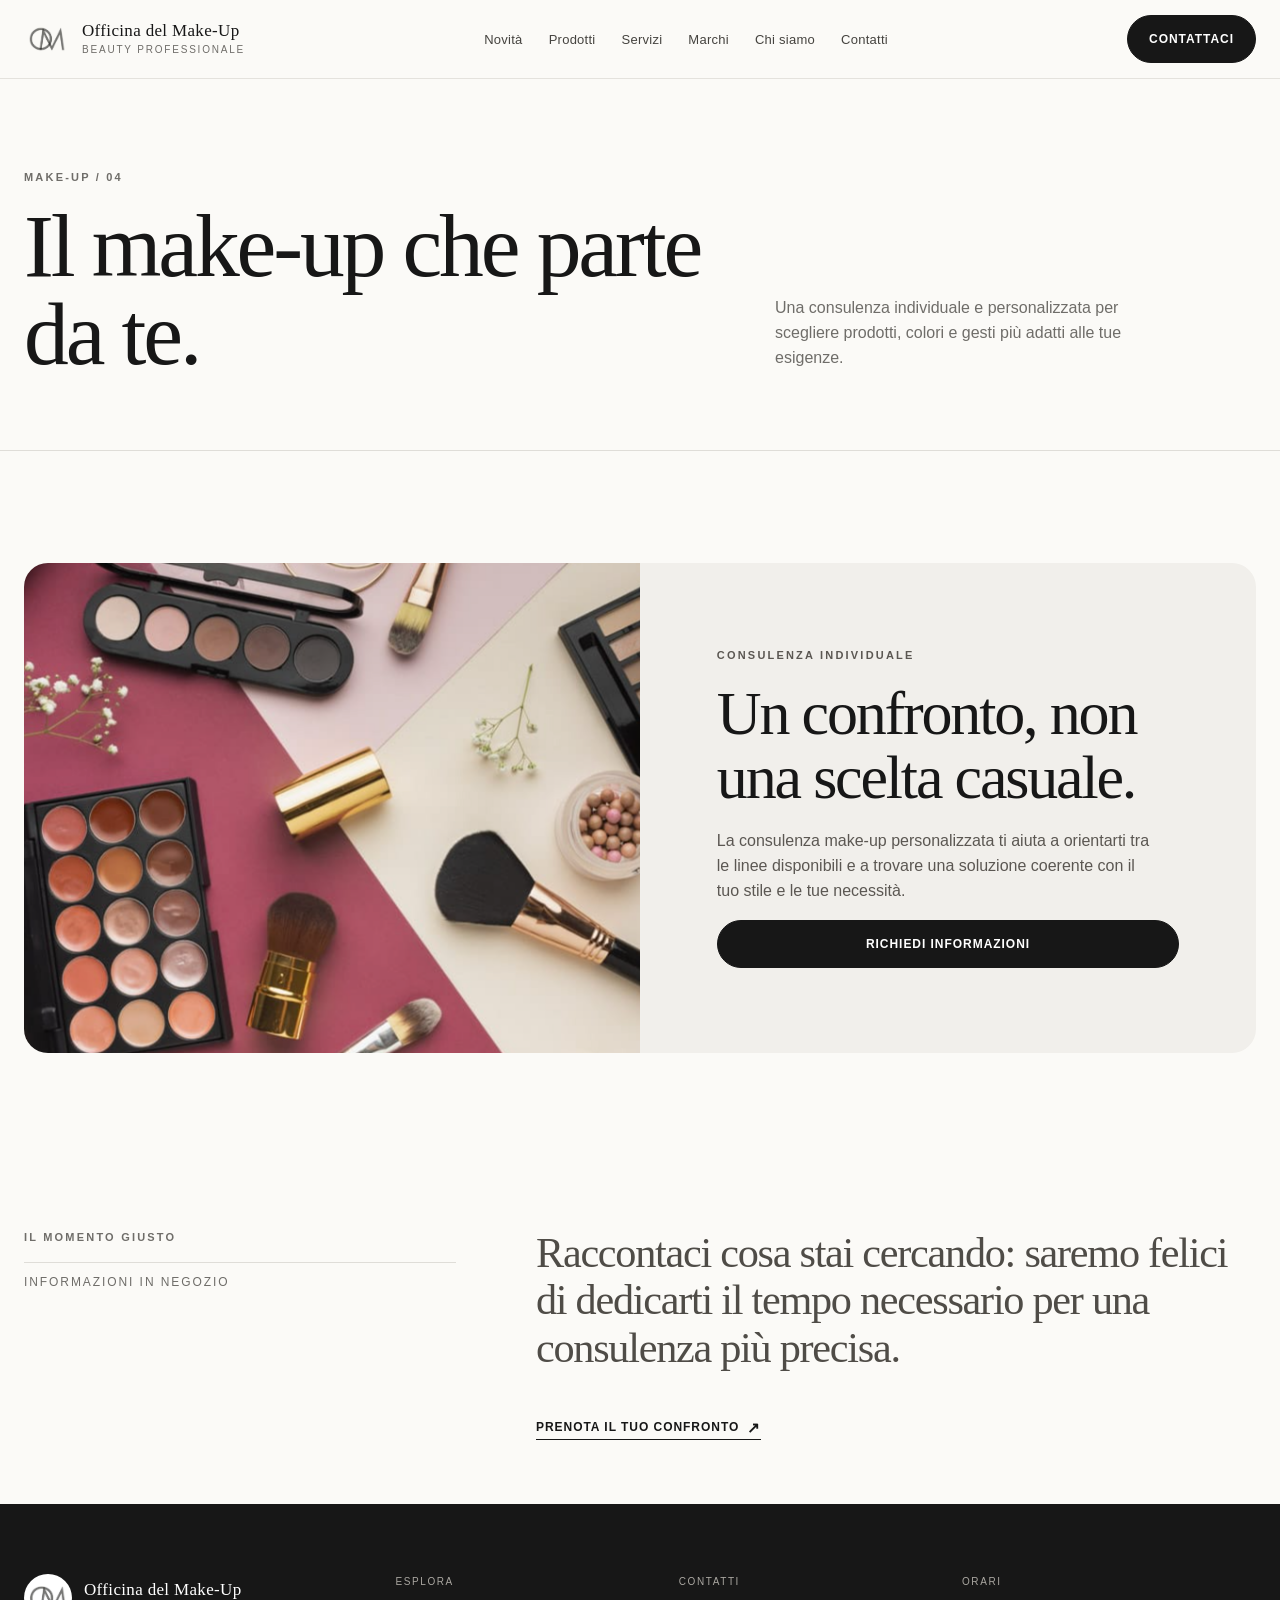
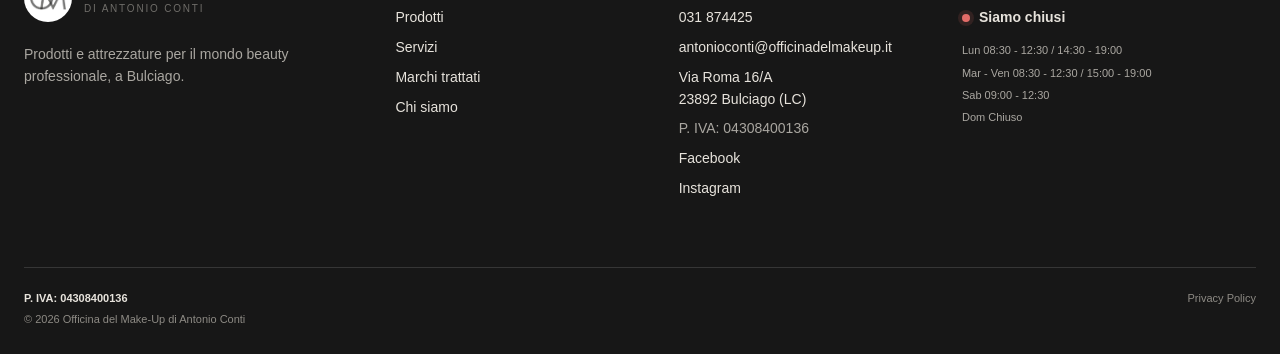
<file: makeup.html>
<!doctype html>
<html lang="it">
<head>
  <meta charset="utf-8">
  <meta name="viewport" content="width=device-width, initial-scale=1">
  <title>Consulenza make-up | Officina del Make-Up</title>
  <meta name="description" content="Consulenza make-up individuale e personalizzata presso Officina del Make-Up.">
  <meta property="og:title" content="Consulenza make-up | Officina del Make-Up">
  <meta property="og:description" content="Scopri la consulenza make-up individuale e personalizzata.">
  <meta property="og:type" content="website">
  <link rel="canonical" href="https://officinadelmakeup.it/makeup.html">
  <link rel="stylesheet" href="css/style.css">
</head>
<body>
  <a class="skip-link" href="#contenuto">Vai al contenuto</a>
  <header class="site-header"><div class="container header-inner"><a class="brand" href="index.html" aria-label="Officina del Make-Up, home"><img src="assets/logos/logo-officina.jpg" alt="Logo Officina del Make-Up"><span class="brand-text"><span class="brand-name">Officina del Make-Up</span><span class="brand-caption">Beauty professionale</span></span></a><button class="menu-toggle" type="button" aria-label="Apri menu" aria-expanded="false"><span></span></button><nav class="main-nav" aria-label="Navigazione principale"><ul><li><a href="novita.html">Novità</a></li><li><a href="prodotti.html">Prodotti</a></li><li><a href="servizi.html">Servizi</a></li><li><a href="marchi.html">Marchi</a></li><li><a href="chi-siamo.html">Chi siamo</a></li><li><a href="contatti.html">Contatti</a></li></ul></nav><a class="button" href="contatti.html">Contattaci</a></div></header>
  <main id="contenuto">
    <section class="page-hero"><div class="container page-hero-grid"><div><p class="eyebrow">Make-up / 04</p><h1>Il make-up che parte da te.</h1></div><p class="page-hero-intro">Una consulenza individuale e personalizzata per scegliere prodotti, colori e gesti più adatti alle tue esigenze.</p></div></section>
     <section class="section"><div class="container split-panel reveal"><div class="panel-image"><img src="images/makeup/makeup-01.png" alt="Fotografia della consulenza make-up"></div><div class="panel-copy"><p class="eyebrow">Consulenza individuale</p><h2>Un confronto, non una scelta casuale.</h2><p>La consulenza make-up personalizzata ti aiuta a orientarti tra le linee disponibili e a trovare una soluzione coerente con il tuo stile e le tue necessità.</p><a class="button" href="contatti.html">Richiedi informazioni</a></div></div></section>
    <section class="section section-sm"><div class="container intro reveal"><div><p class="eyebrow">Il momento giusto</p><div class="number-label">Informazioni in negozio</div></div><div class="intro-copy"><p>Raccontaci cosa stai cercando: saremo felici di dedicarti il tempo necessario per una consulenza più precisa.</p><a class="text-link" href="contatti.html">Prenota il tuo confronto</a></div></div></section>
  </main>
   <footer class="site-footer"><div class="container footer-top"><div><a class="footer-brand" href="index.html"><img src="assets/logos/logo-officina.jpg" alt=""><span class="brand-text"><span class="brand-name">Officina del Make-Up</span><span class="brand-caption">di Antonio Conti</span></span></a><p class="footer-copy">Prodotti e attrezzature per il mondo beauty professionale, a Bulciago.</p></div><div><p class="footer-title">Esplora</p><ul class="footer-links"><li><a href="prodotti.html">Prodotti</a></li><li><a href="servizi.html">Servizi</a></li><li><a href="marchi.html">Marchi trattati</a></li><li><a href="chi-siamo.html">Chi siamo</a></li></ul></div><div><p class="footer-title">Contatti</p><ul class="footer-links"><li><a href="tel:+39031874425">031 874425</a></li><li><a href="mailto:officina@makeup.qcom.it">officina@makeup.qcom.it</a></li><li>Via Roma 16/A<br>23892 Bulciago (LC)</li></ul></div></div><div class="container footer-bottom"><div class="footer-legal"><span class="footer-vat-line">P. IVA: 04308400136</span><span class="footer-copyright">© 2026 Officina del Make-Up di Antonio Conti</span></div><span><a href="privacy.html">Privacy Policy</a></span></div></footer>
  <script src="js/script.js"></script>
</body>
</html>
</file>
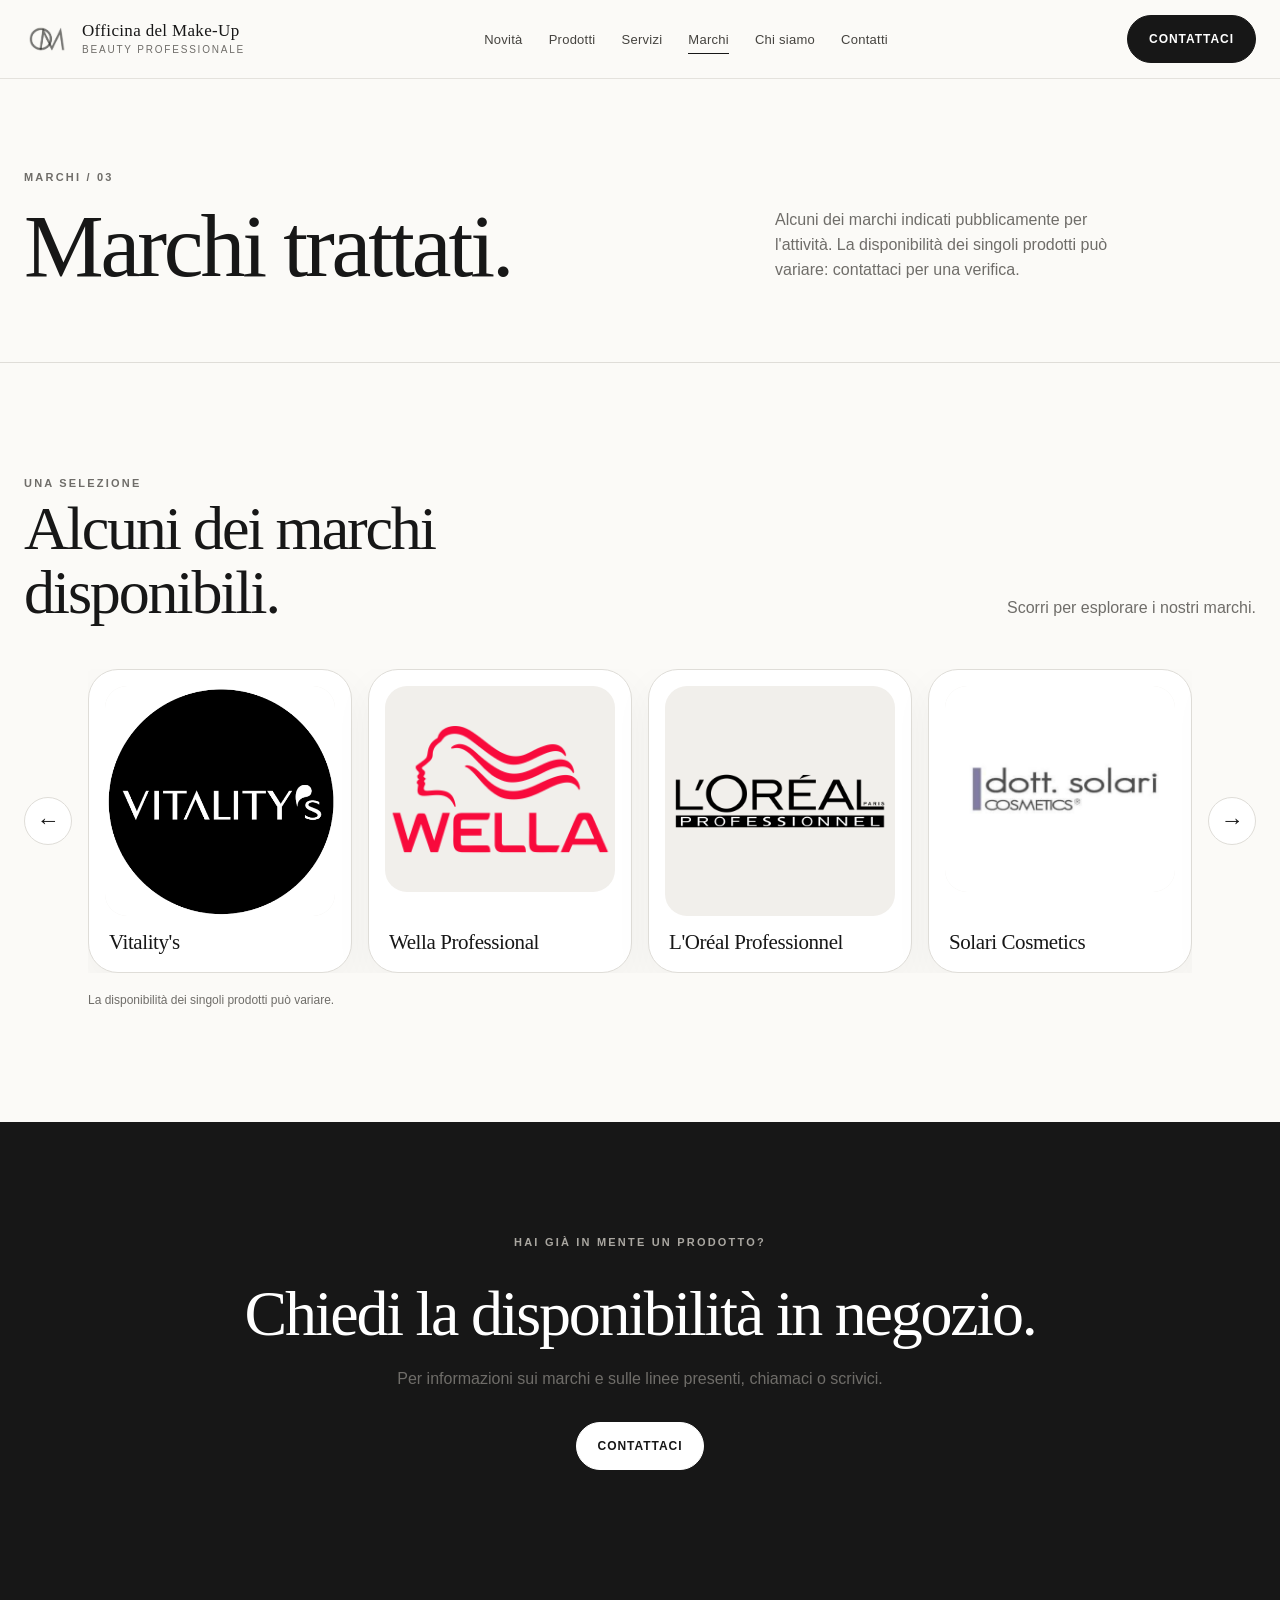
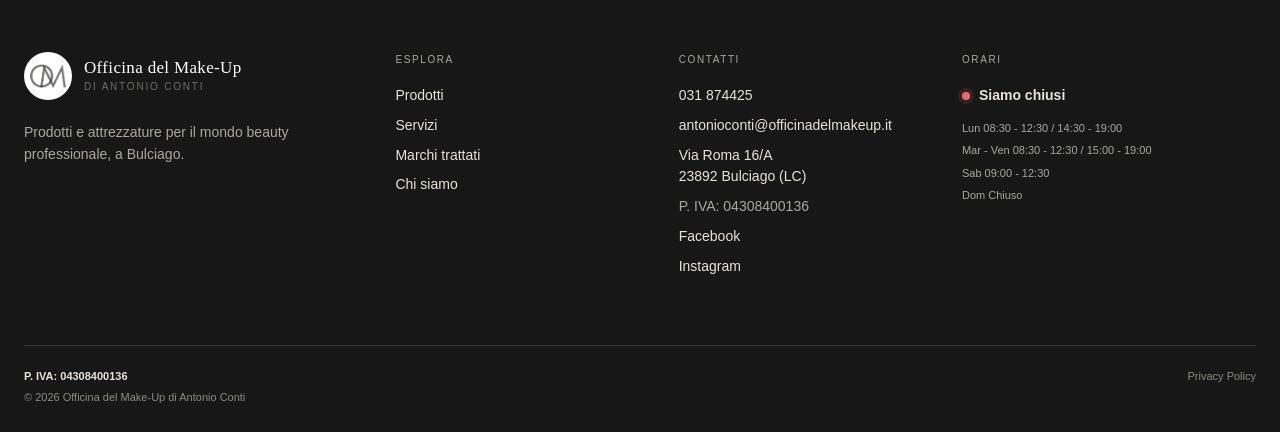
<file: marchi.html>
<!doctype html>
<html lang="it">
<head>
  <meta charset="utf-8">
  <meta name="viewport" content="width=device-width, initial-scale=1">
  <title>Marchi trattati | Officina del Make-Up</title>
  <meta name="description" content="Alcuni dei marchi trattati da Officina del Make-Up per il mondo beauty professionale.">
  <meta property="og:title" content="Marchi trattati | Officina del Make-Up">
  <meta property="og:description" content="Alcuni dei marchi disponibili presso Officina del Make-Up.">
  <meta property="og:type" content="website">
  <link rel="canonical" href="https://officinadelmakeup.it/marchi.html">
  <link rel="stylesheet" href="css/style.css">
</head>
<body>
  <a class="skip-link" href="#contenuto">Vai al contenuto</a>
   <header class="site-header"><div class="container header-inner"><a class="brand" href="index.html" aria-label="Officina del Make-Up, home"><img src="assets/logos/logo-officina.jpg" alt="Logo Officina del Make-Up"><span class="brand-text"><span class="brand-name">Officina del Make-Up</span><span class="brand-caption">Beauty professionale</span></span></a><button class="menu-toggle" type="button" aria-label="Apri menu" aria-expanded="false"><span></span></button><nav class="main-nav" aria-label="Navigazione principale"><ul><li><a href="novita.html">Novità</a></li><li><a href="prodotti.html">Prodotti</a></li><li><a href="servizi.html">Servizi</a></li><li><a href="marchi.html" aria-current="page">Marchi</a></li><li><a href="chi-siamo.html">Chi siamo</a></li><li><a href="contatti.html">Contatti</a></li></ul></nav><a class="button" href="contatti.html">Contattaci</a></div></header>
  <main id="contenuto">
    <section class="page-hero"><div class="container page-hero-grid"><div><p class="eyebrow">Marchi / 03</p><h1>Marchi trattati.</h1></div><p class="page-hero-intro">Alcuni dei marchi indicati pubblicamente per l'attività. La disponibilità dei singoli prodotti può variare: contattaci per una verifica.</p></div></section>
     <section class="section"><div class="container"><div class="section-heading reveal"><div><p class="eyebrow">Una selezione</p><h2>Alcuni dei marchi disponibili.</h2></div><p>Scorri per esplorare i nostri marchi.</p></div><div class="brand-carousel reveal" data-brand-carousel><button class="brand-arrow" type="button" data-brand-prev aria-label="Marchio precedente">←</button><div class="brand-viewport" tabindex="0" aria-label="Marchi trattati, scorri per vedere tutti i marchi"><div class="brand-track">
       <article class="brand-card"><div class="brand-logo"><img src="images/brand/vitalitys.png" alt="Logo Vitality's" onerror="this.style.display='none';this.nextElementSibling.style.display='block'"><span class="brand-logo-fallback">Vitality's</span></div><h3>Vitality's</h3></article>
      <article class="brand-card"><div class="brand-logo"><img src="images/brand/wellaprofessional.png" alt="Logo Wella Professional" onerror="this.style.display='none';this.nextElementSibling.style.display='block'"><span class="brand-logo-fallback">Wella Professional</span></div><h3>Wella Professional</h3></article>
      <article class="brand-card"><div class="brand-logo"><img src="images/brand/lorealprofessionnel.png" alt="Logo L'Oréal Professionnel" onerror="this.style.display='none';this.nextElementSibling.style.display='block'"><span class="brand-logo-fallback">L'Oréal Professionnel</span></div><h3>L'Oréal Professionnel</h3></article>
      <article class="brand-card"><div class="brand-logo"><img src="images/brand/solaricosmetics.png" alt="Logo Solari Cosmetics" onerror="this.style.display='none';this.nextElementSibling.style.display='block'"><span class="brand-logo-fallback">Solari Cosmetics</span></div><h3>Solari Cosmetics</h3></article>
      <article class="brand-card"><div class="brand-logo"><img src="images/brand/estrosa.png" alt="Logo Estrosa" onerror="this.style.display='none';this.nextElementSibling.style.display='block'"><span class="brand-logo-fallback">Estrosa</span></div><h3>Estrosa</h3></article>
      <article class="brand-card"><div class="brand-logo"><img src="images/brand/layla.png" alt="Logo Layla" onerror="this.style.display='none';this.nextElementSibling.style.display='block'"><span class="brand-logo-fallback">Layla</span></div><h3>Layla</h3></article>
      <article class="brand-card"><div class="brand-logo"><img src="images/brand/revlon.png" alt="Logo Revlon" onerror="this.style.display='none';this.nextElementSibling.style.display='block'"><span class="brand-logo-fallback">Revlon</span></div><h3>Revlon</h3></article>
      <article class="brand-card"><div class="brand-logo"><img src="images/brand/parlux.png" alt="Logo Parlux" onerror="this.style.display='none';this.nextElementSibling.style.display='block'"><span class="brand-logo-fallback">Parlux</span></div><h3>Parlux</h3></article>
      <article class="brand-card"><div class="brand-logo"><img src="images/brand/gammapiu.png" alt="Logo Gamma Più" onerror="this.style.display='none';this.nextElementSibling.style.display='block'"><span class="brand-logo-fallback">Gamma Più</span></div><h3>Gamma Più</h3></article>
      <article class="brand-card"><div class="brand-logo"><img src="images/brand/millefiori.png" alt="Logo Millefiori" onerror="this.style.display='none';this.nextElementSibling.style.display='block'"><span class="brand-logo-fallback">Millefiori</span></div><h3>Millefiori</h3></article>
      <article class="brand-card"><div class="brand-logo"><img src="images/brand/bombcosmetics.png" alt="Logo Bomb Cosmetics" onerror="this.style.display='none';this.nextElementSibling.style.display='block'"><span class="brand-logo-fallback">Bomb Cosmetics</span></div><h3>Bomb Cosmetics</h3></article>
      <article class="brand-card"><div class="brand-logo"><img src="images/brand/marlu.png" alt="Logo Marlu'" onerror="this.style.display='none';this.nextElementSibling.style.display='block'"><span class="brand-logo-fallback">Marlu'</span></div><h3>Marlu'</h3></article>
      <article class="brand-card"><div class="brand-logo"><img src="images/brand/camomilla.png" alt="Logo Camomilla" onerror="this.style.display='none';this.nextElementSibling.style.display='block'"><span class="brand-logo-fallback">Camomilla</span></div><h3>Camomilla</h3></article>
      <article class="brand-card"><div class="brand-logo"><img src="images/brand/nali.png" alt="Logo Nali'" onerror="this.style.display='none';this.nextElementSibling.style.display='block'"><span class="brand-logo-fallback">Nali'</span></div><h3>Nali'</h3></article>
     </div></div><button class="brand-arrow" type="button" data-brand-next aria-label="Marchio successivo">→</button></div><p class="brand-carousel-note">La disponibilità dei singoli prodotti può variare.</p></div></section>
    <section class="section section-dark"><div class="container quote-block reveal"><p class="eyebrow">Hai già in mente un prodotto?</p><h2>Chiedi la disponibilità in negozio.</h2><p>Per informazioni sui marchi e sulle linee presenti, chiamaci o scrivici.</p><a class="button button-light" href="contatti.html">Contattaci</a></div></section>
  </main>
   <footer class="site-footer"><div class="container footer-top"><div><a class="footer-brand" href="index.html"><img src="assets/logos/logo-officina.jpg" alt=""><span class="brand-text"><span class="brand-name">Officina del Make-Up</span><span class="brand-caption">di Antonio Conti</span></span></a><p class="footer-copy">Prodotti e attrezzature per il mondo beauty professionale, a Bulciago.</p></div><div><p class="footer-title">Esplora</p><ul class="footer-links"><li><a href="prodotti.html">Prodotti</a></li><li><a href="servizi.html">Servizi</a></li><li><a href="marchi.html">Marchi trattati</a></li><li><a href="chi-siamo.html">Chi siamo</a></li></ul></div><div><p class="footer-title">Contatti</p><ul class="footer-links"><li><a href="tel:+39031874425">031 874425</a></li><li><a href="mailto:officina@makeup.qcom.it">officina@makeup.qcom.it</a></li><li>Via Roma 16/A<br>23892 Bulciago (LC)</li></ul></div></div><div class="container footer-bottom"><div class="footer-legal"><span class="footer-vat-line">P. IVA: 04308400136</span><span class="footer-copyright">© 2026 Officina del Make-Up di Antonio Conti</span></div><span><a href="privacy.html">Privacy Policy</a></span></div></footer>
  <script src="js/script.js"></script>
</body>
</html>
</file>
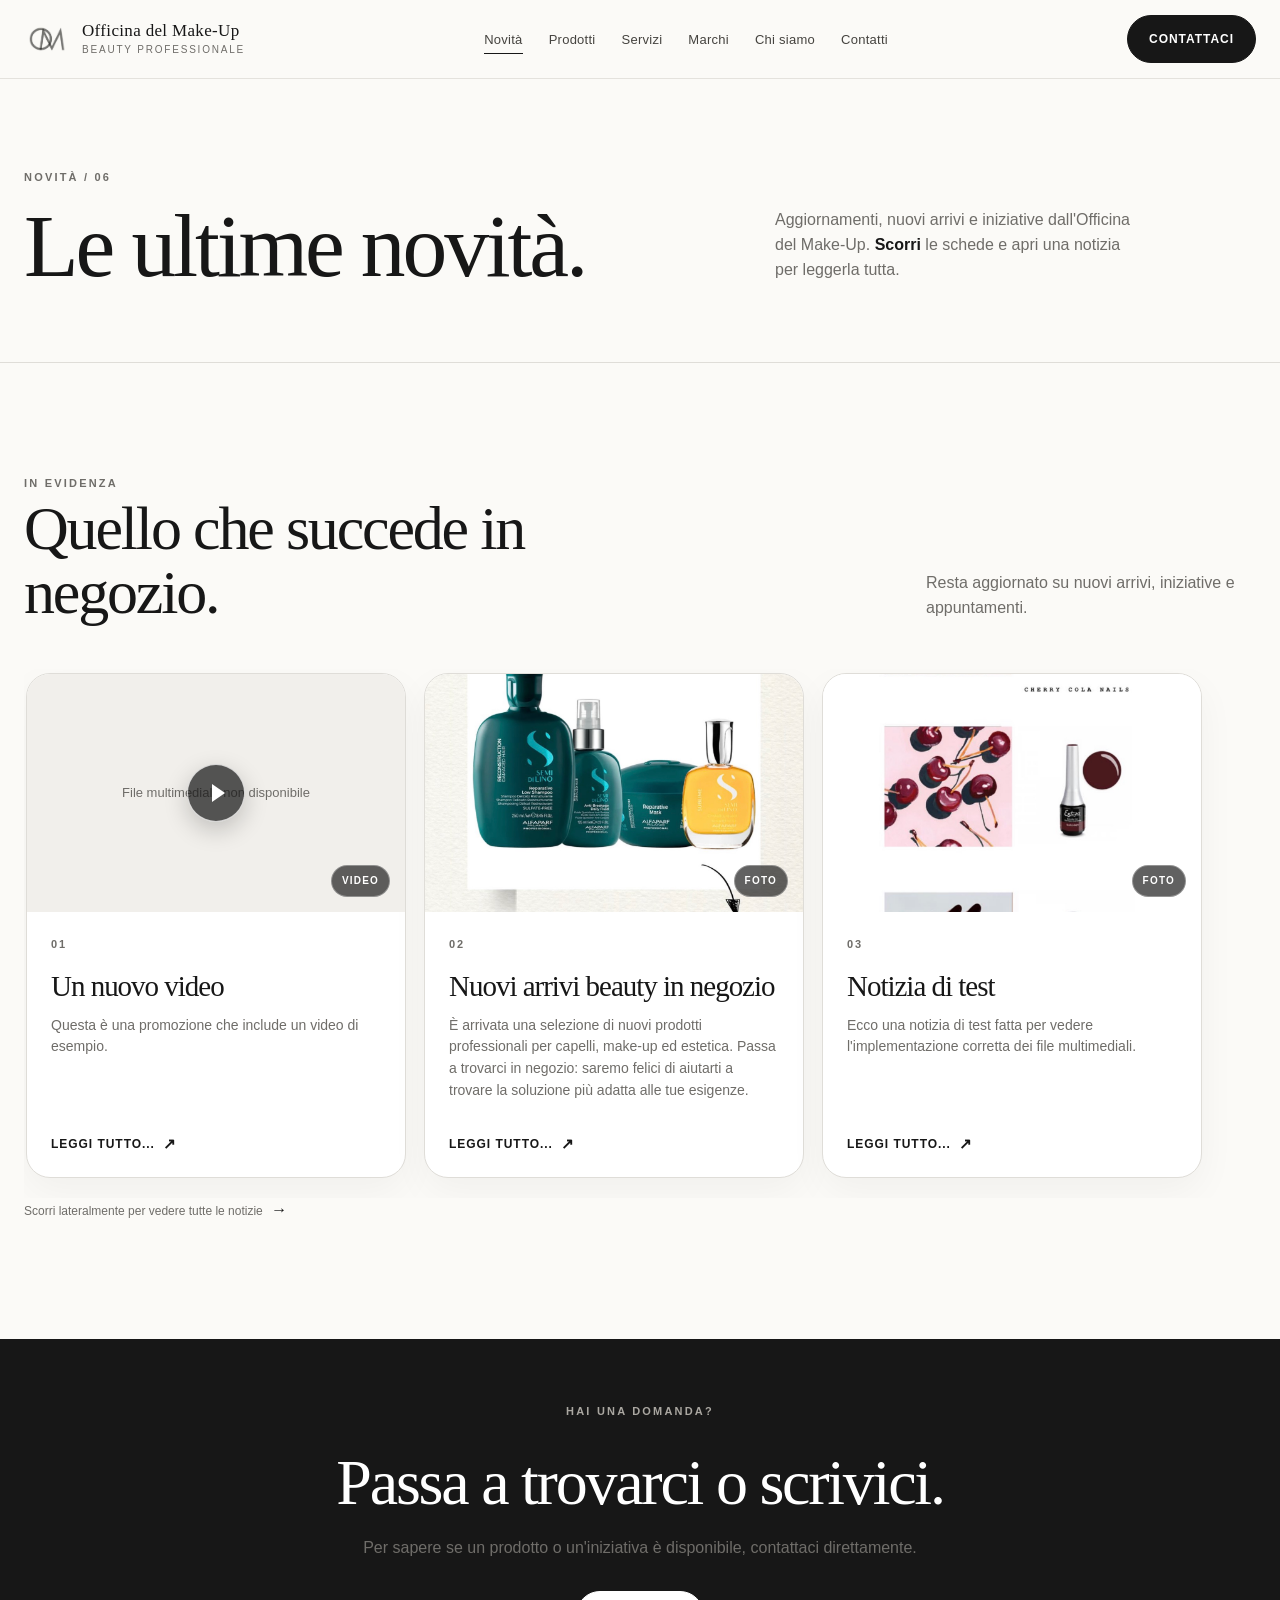
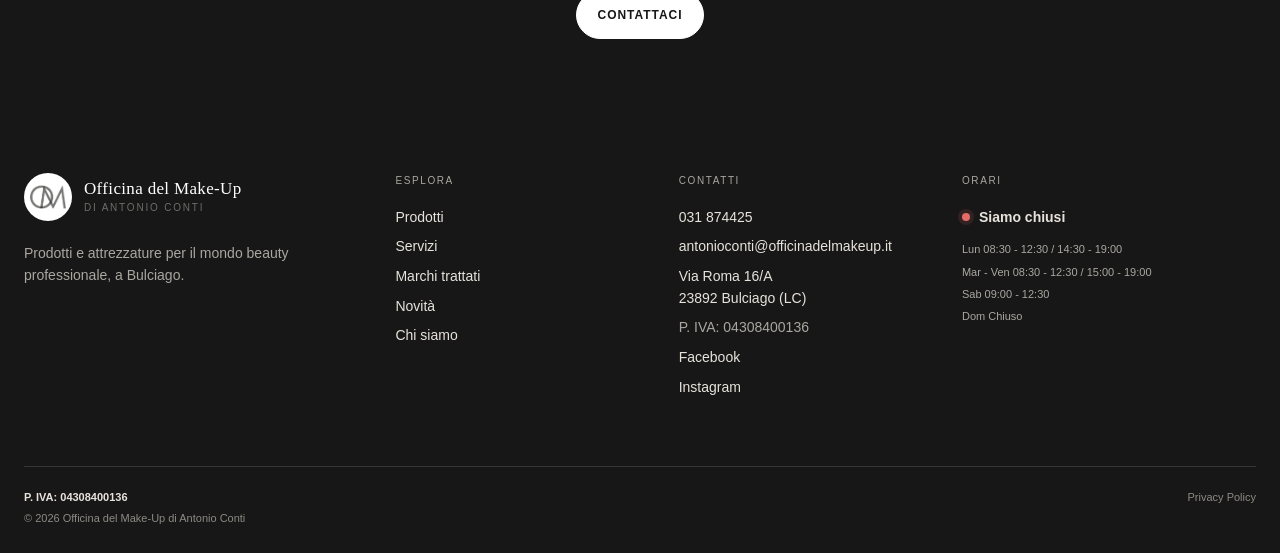
<file: novita.html>
<!doctype html>
<html lang="it">
<head>
  <meta charset="utf-8">
  <meta name="viewport" content="width=device-width, initial-scale=1">
  <title>Novità | Officina del Make-Up</title>
  <meta name="description" content="Novità, iniziative e aggiornamenti da Officina del Make-Up.">
  <meta property="og:title" content="Novità | Officina del Make-Up">
  <meta property="og:description" content="Scopri le ultime novità di Officina del Make-Up.">
  <meta property="og:type" content="website">
  <link rel="canonical" href="https://officinadelmakeup.it/novita.html">
  <link rel="stylesheet" href="css/style.css">
</head>
<body>
  <a class="skip-link" href="#contenuto">Vai al contenuto</a>
  <header class="site-header">
    <div class="container header-inner">
      <a class="brand" href="index.html" aria-label="Officina del Make-Up, home">
        <img src="assets/logos/logo-officina.jpg" alt="Logo Officina del Make-Up">
        <span class="brand-text"><span class="brand-name">Officina del Make-Up</span><span class="brand-caption">Beauty professionale</span></span>
      </a>
      <button class="menu-toggle" type="button" aria-label="Apri menu" aria-expanded="false"><span></span></button>
      <nav class="main-nav" aria-label="Navigazione principale">
        <ul>
          <li><a href="novita.html" aria-current="page">Novità</a></li>
          <li><a href="prodotti.html">Prodotti</a></li>
          <li><a href="servizi.html">Servizi</a></li>
          <li><a href="marchi.html">Marchi</a></li>
          <li><a href="chi-siamo.html">Chi siamo</a></li>
          <li><a href="contatti.html">Contatti</a></li>
        </ul>
      </nav>
      <a class="button" href="contatti.html">Contattaci</a>
    </div>
  </header>

  <main id="contenuto">
    <section class="page-hero">
      <div class="container page-hero-grid">
        <div><p class="eyebrow">Novità / 06</p><h1>Le ultime novità.</h1></div>
        <p class="page-hero-intro">Aggiornamenti, nuovi arrivi e iniziative dall'Officina del Make-Up. <strong>Scorri</strong> le schede e apri una notizia per leggerla tutta.</p>
      </div>
    </section>

    <section class="section news-section">
      <div class="container">
        <div class="section-heading reveal">
          <div><p class="eyebrow">In evidenza</p><h2>Quello che succede in negozio.</h2></div>
          <p>Resta aggiornato su nuovi arrivi, iniziative e appuntamenti.</p>
        </div>
        <div class="news-status" data-news-status aria-live="polite"></div>
        <div class="news-viewport" data-news-viewport tabindex="0" aria-label="Novità, scorri lateralmente per vedere tutte le notizie">
          <div class="news-grid" data-news-grid></div>
        </div>
        <p class="news-scroll-note">Scorri lateralmente per vedere tutte le notizie <span aria-hidden="true">→</span></p>
      </div>
    </section>

    <div class="news-modal" data-news-modal hidden>
      <div class="news-modal-backdrop" data-news-close></div>
      <article class="news-modal-dialog" role="dialog" aria-modal="true" aria-labelledby="news-modal-title">
        <button class="news-modal-close" type="button" data-news-close aria-label="Chiudi notizia">×</button>
        <div class="news-modal-media" data-news-modal-media></div>
        <div class="news-modal-content">
          <p class="eyebrow">Novità</p>
          <h2 id="news-modal-title" data-news-modal-title></h2>
          <div class="news-modal-description" data-news-modal-description></div>
        </div>
      </article>
    </div>

    <section class="section section-dark section-sm">
      <div class="container quote-block reveal">
        <p class="eyebrow">Hai una domanda?</p>
        <h2>Passa a trovarci o scrivici.</h2>
        <p>Per sapere se un prodotto o un'iniziativa è disponibile, contattaci direttamente.</p>
        <a class="button button-light" href="contatti.html">Contattaci</a>
      </div>
    </section>
  </main>

  <footer class="site-footer">
    <div class="container footer-top">
      <div><a class="footer-brand" href="index.html"><img src="assets/logos/logo-officina.jpg" alt=""><span class="brand-text"><span class="brand-name">Officina del Make-Up</span><span class="brand-caption">di Antonio Conti</span></span></a><p class="footer-copy">Prodotti e attrezzature per il mondo beauty professionale, a Bulciago.</p></div>
      <div><p class="footer-title">Esplora</p><ul class="footer-links"><li><a href="prodotti.html">Prodotti</a></li><li><a href="servizi.html">Servizi</a></li><li><a href="marchi.html">Marchi trattati</a></li><li><a href="novita.html" aria-current="page">Novità</a></li><li><a href="chi-siamo.html">Chi siamo</a></li></ul></div>
      <div><p class="footer-title">Contatti</p><ul class="footer-links"><li><a href="tel:+39031874425">031 874425</a></li><li><a href="mailto:officina@makeup.qcom.it">officina@makeup.qcom.it</a></li><li>Via Roma 16/A<br>23892 Bulciago (LC)</li></ul></div>
    </div>
    <div class="container footer-bottom"><div class="footer-legal"><span class="footer-vat-line">P. IVA: 04308400136</span><span class="footer-copyright">© 2026 Officina del Make-Up di Antonio Conti</span></div><span><a href="privacy.html">Privacy Policy</a></span></div>
  </footer>
  <script src="data/notizie.js"></script>
  <script src="js/script.js"></script>
</body>
</html>
</file>
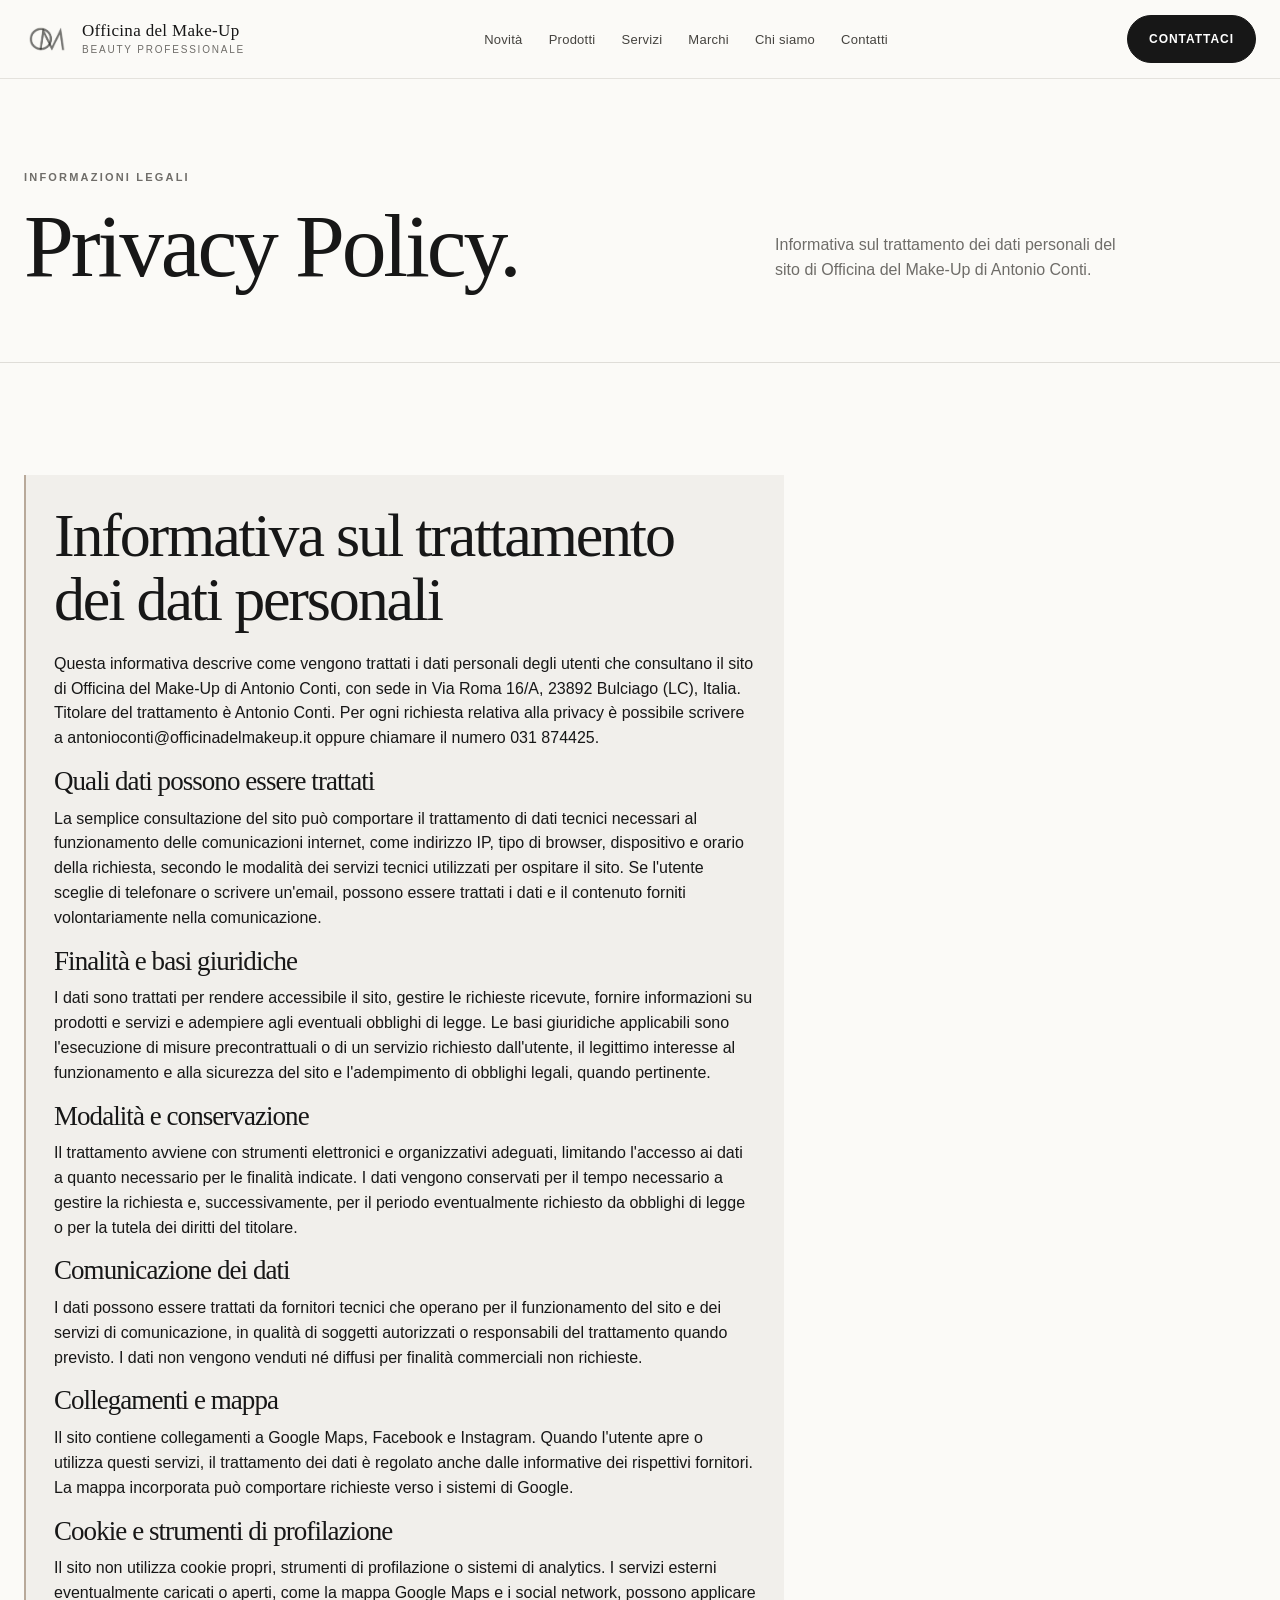
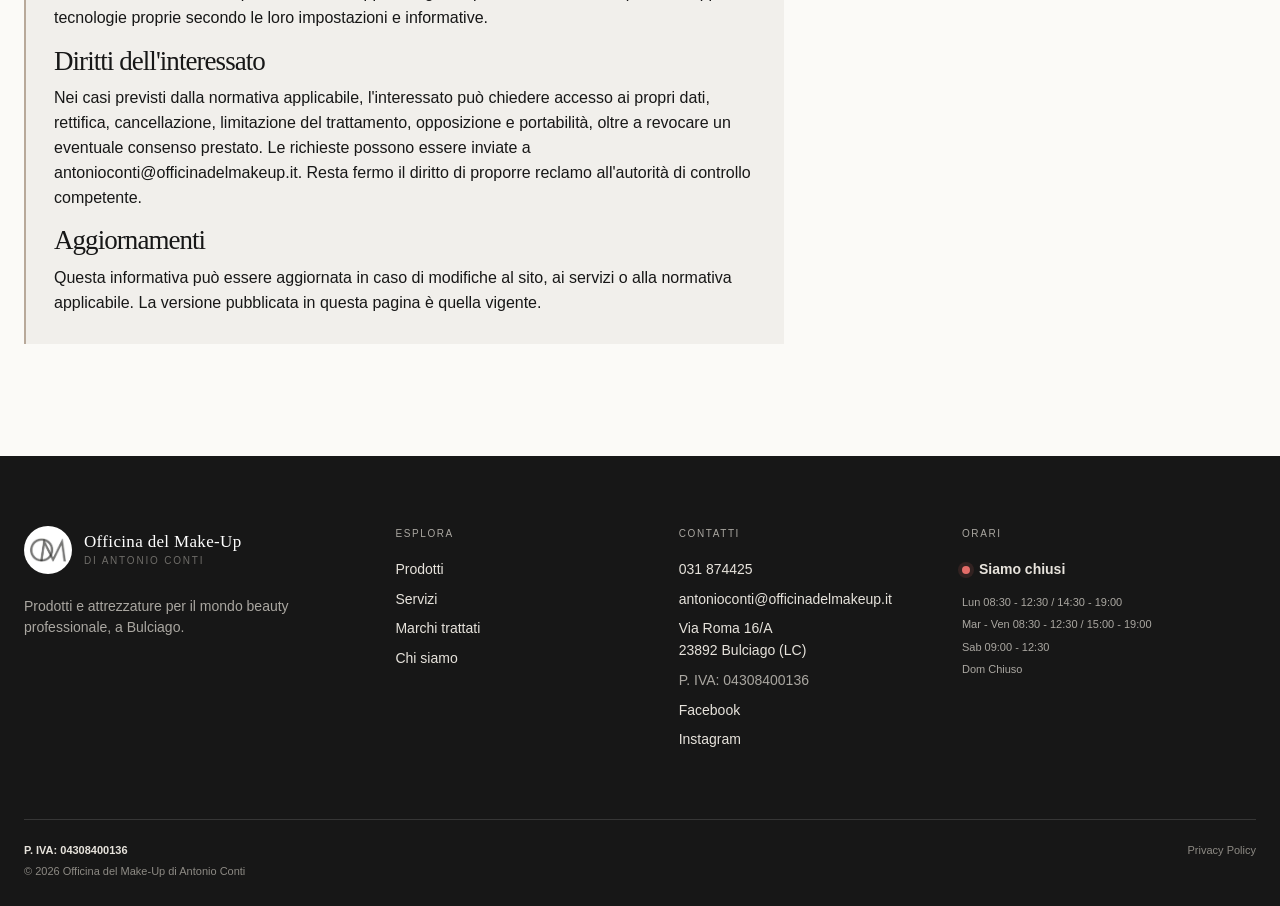
<file: privacy.html>
<!doctype html>
<html lang="it">
<head>
  <meta charset="utf-8">
  <meta name="viewport" content="width=device-width, initial-scale=1">
  <title>Privacy Policy | Officina del Make-Up</title>
  <meta name="description" content="Pagina predisposta per la Privacy Policy di Officina del Make-Up.">
  <link rel="stylesheet" href="css/style.css">
</head>
<body>
  <a class="skip-link" href="#contenuto">Vai al contenuto</a>
  <header class="site-header"><div class="container header-inner"><a class="brand" href="index.html" aria-label="Officina del Make-Up, home"><img src="assets/logos/logo-officina.jpg" alt="Logo Officina del Make-Up"><span class="brand-text"><span class="brand-name">Officina del Make-Up</span><span class="brand-caption">Beauty professionale</span></span></a><button class="menu-toggle" type="button" aria-label="Apri menu" aria-expanded="false"><span></span></button><nav class="main-nav" aria-label="Navigazione principale"><ul><li><a href="novita.html">Novità</a></li><li><a href="prodotti.html">Prodotti</a></li><li><a href="servizi.html">Servizi</a></li><li><a href="marchi.html">Marchi</a></li><li><a href="chi-siamo.html">Chi siamo</a></li><li><a href="contatti.html">Contatti</a></li></ul></nav><a class="button" href="contatti.html">Contattaci</a></div></header>
  <main id="contenuto">
    <section class="page-hero"><div class="container page-hero-grid"><div><p class="eyebrow">Informazioni legali</p><h1>Privacy Policy.</h1></div><p class="page-hero-intro">Informativa sul trattamento dei dati personali del sito di Officina del Make-Up di Antonio Conti.</p></div></section>
    <section class="section"><div class="container"><div class="legal-box">
      <h2>Informativa sul trattamento dei dati personali</h2>
      <p>Questa informativa descrive come vengono trattati i dati personali degli utenti che consultano il sito di Officina del Make-Up di Antonio Conti, con sede in Via Roma 16/A, 23892 Bulciago (LC), Italia. Titolare del trattamento è Antonio Conti. Per ogni richiesta relativa alla privacy è possibile scrivere a <a href="mailto:antonioconti@officinadelmakeup.it">antonioconti@officinadelmakeup.it</a> oppure chiamare il numero 031 874425.</p>
      <h3>Quali dati possono essere trattati</h3>
      <p>La semplice consultazione del sito può comportare il trattamento di dati tecnici necessari al funzionamento delle comunicazioni internet, come indirizzo IP, tipo di browser, dispositivo e orario della richiesta, secondo le modalità dei servizi tecnici utilizzati per ospitare il sito. Se l'utente sceglie di telefonare o scrivere un'email, possono essere trattati i dati e il contenuto forniti volontariamente nella comunicazione.</p>
      <h3>Finalità e basi giuridiche</h3>
      <p>I dati sono trattati per rendere accessibile il sito, gestire le richieste ricevute, fornire informazioni su prodotti e servizi e adempiere agli eventuali obblighi di legge. Le basi giuridiche applicabili sono l'esecuzione di misure precontrattuali o di un servizio richiesto dall'utente, il legittimo interesse al funzionamento e alla sicurezza del sito e l'adempimento di obblighi legali, quando pertinente.</p>
      <h3>Modalità e conservazione</h3>
      <p>Il trattamento avviene con strumenti elettronici e organizzativi adeguati, limitando l'accesso ai dati a quanto necessario per le finalità indicate. I dati vengono conservati per il tempo necessario a gestire la richiesta e, successivamente, per il periodo eventualmente richiesto da obblighi di legge o per la tutela dei diritti del titolare.</p>
      <h3>Comunicazione dei dati</h3>
      <p>I dati possono essere trattati da fornitori tecnici che operano per il funzionamento del sito e dei servizi di comunicazione, in qualità di soggetti autorizzati o responsabili del trattamento quando previsto. I dati non vengono venduti né diffusi per finalità commerciali non richieste.</p>
      <h3>Collegamenti e mappa</h3>
      <p>Il sito contiene collegamenti a Google Maps, Facebook e Instagram. Quando l'utente apre o utilizza questi servizi, il trattamento dei dati è regolato anche dalle informative dei rispettivi fornitori. La mappa incorporata può comportare richieste verso i sistemi di Google.</p>
      <h3>Cookie e strumenti di profilazione</h3>
      <p>Il sito non utilizza cookie propri, strumenti di profilazione o sistemi di analytics. I servizi esterni eventualmente caricati o aperti, come la mappa Google Maps e i social network, possono applicare tecnologie proprie secondo le loro impostazioni e informative.</p>
      <h3>Diritti dell'interessato</h3>
      <p>Nei casi previsti dalla normativa applicabile, l'interessato può chiedere accesso ai propri dati, rettifica, cancellazione, limitazione del trattamento, opposizione e portabilità, oltre a revocare un eventuale consenso prestato. Le richieste possono essere inviate a <a href="mailto:antonioconti@officinadelmakeup.it">antonioconti@officinadelmakeup.it</a>. Resta fermo il diritto di proporre reclamo all'autorità di controllo competente.</p>
      <h3>Aggiornamenti</h3>
      <p>Questa informativa può essere aggiornata in caso di modifiche al sito, ai servizi o alla normativa applicabile. La versione pubblicata in questa pagina è quella vigente.</p>
    </div></div></section>
  </main>
  <footer class="site-footer"><div class="container footer-top"><div><a class="footer-brand" href="index.html"><img src="assets/logos/logo-officina.jpg" alt=""><span class="brand-text"><span class="brand-name">Officina del Make-Up</span><span class="brand-caption">di Antonio Conti</span></span></a><p class="footer-copy">Prodotti e attrezzature per il mondo beauty professionale, a Bulciago.</p></div><div><p class="footer-title">Esplora</p><ul class="footer-links"><li><a href="prodotti.html">Prodotti</a></li><li><a href="servizi.html">Servizi</a></li><li><a href="marchi.html">Marchi trattati</a></li><li><a href="chi-siamo.html">Chi siamo</a></li></ul></div><div><p class="footer-title">Contatti</p><ul class="footer-links"><li><a href="tel:+39031874425">031 874425</a></li><li><a href="mailto:officina@makeup.qcom.it">officina@makeup.qcom.it</a></li><li>Via Roma 16/A<br>23892 Bulciago (LC)</li></ul></div></div><div class="container footer-bottom"><div class="footer-legal"><span class="footer-vat-line">P. IVA: 04308400136</span><span class="footer-copyright">© 2026 Officina del Make-Up di Antonio Conti</span></div><span><a href="privacy.html">Privacy Policy</a></span></div></footer>
  <script src="js/script.js"></script>
</body>
</html>
</file>
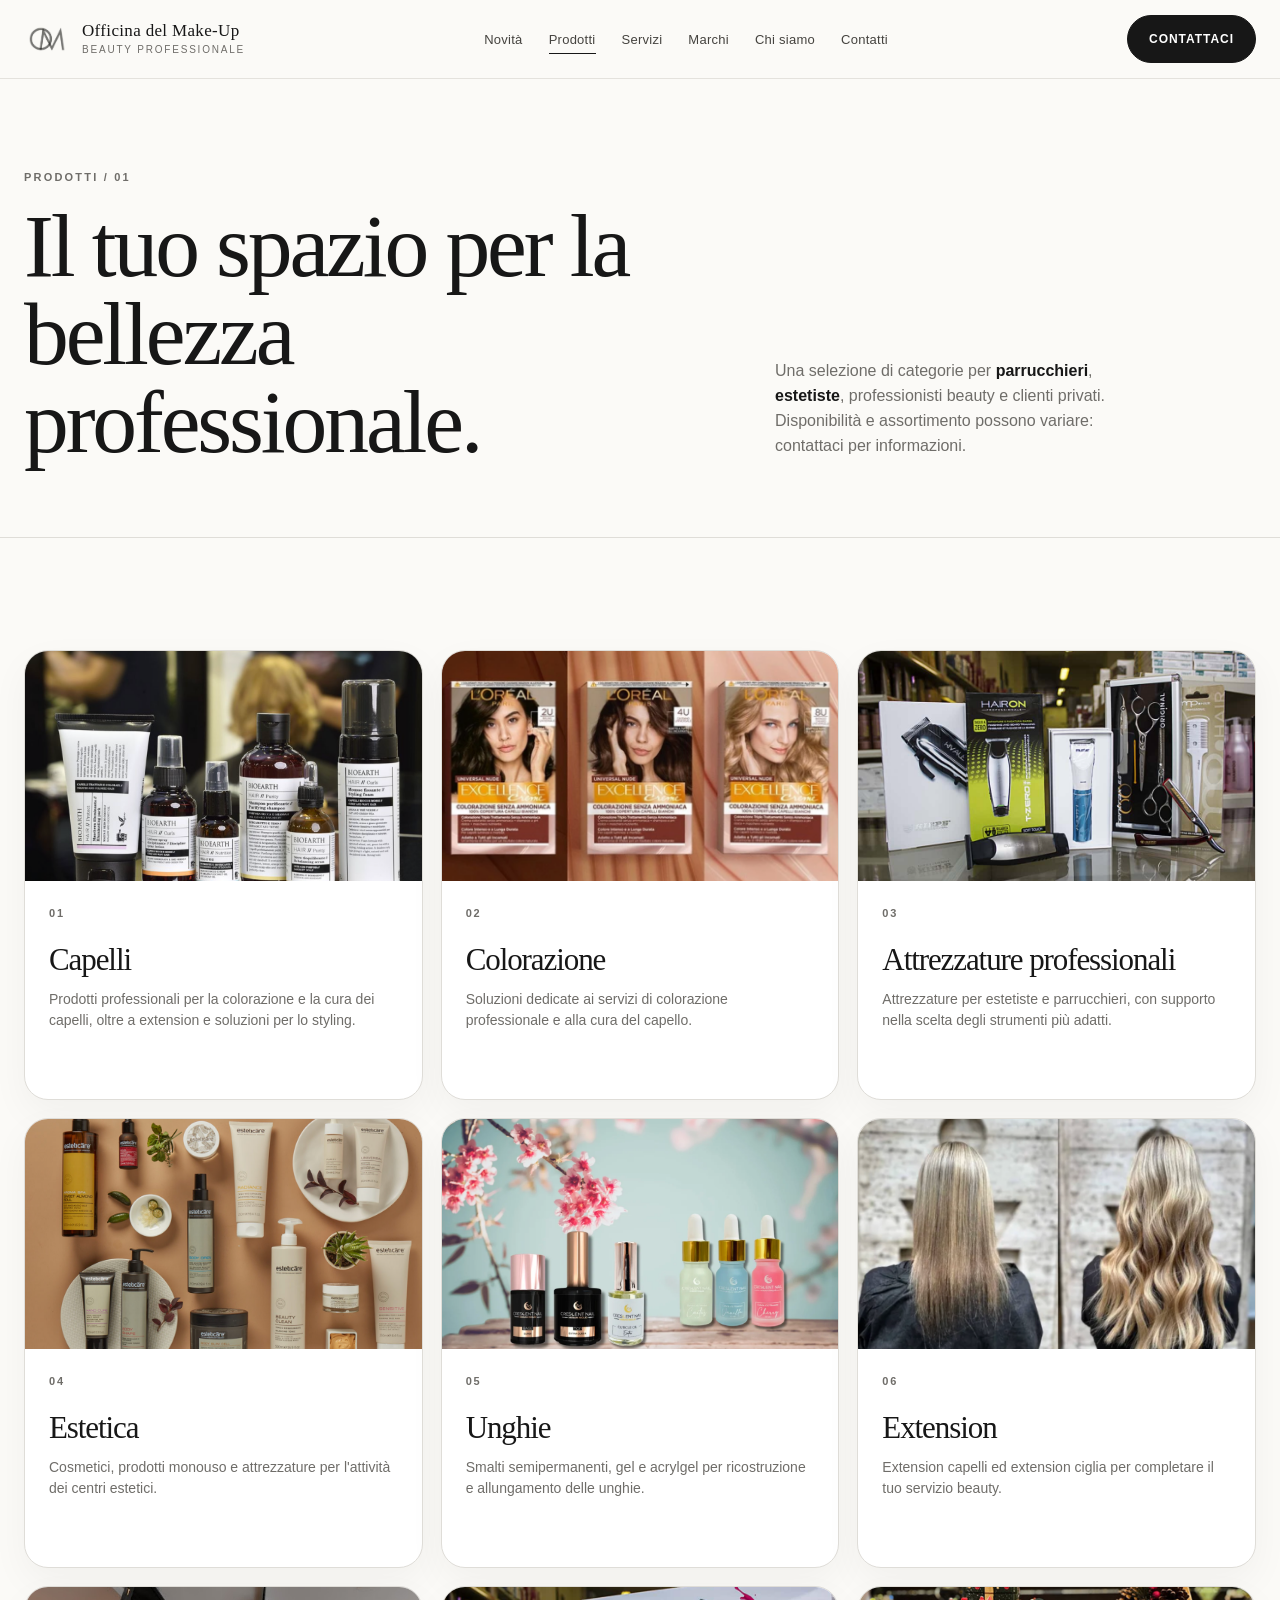
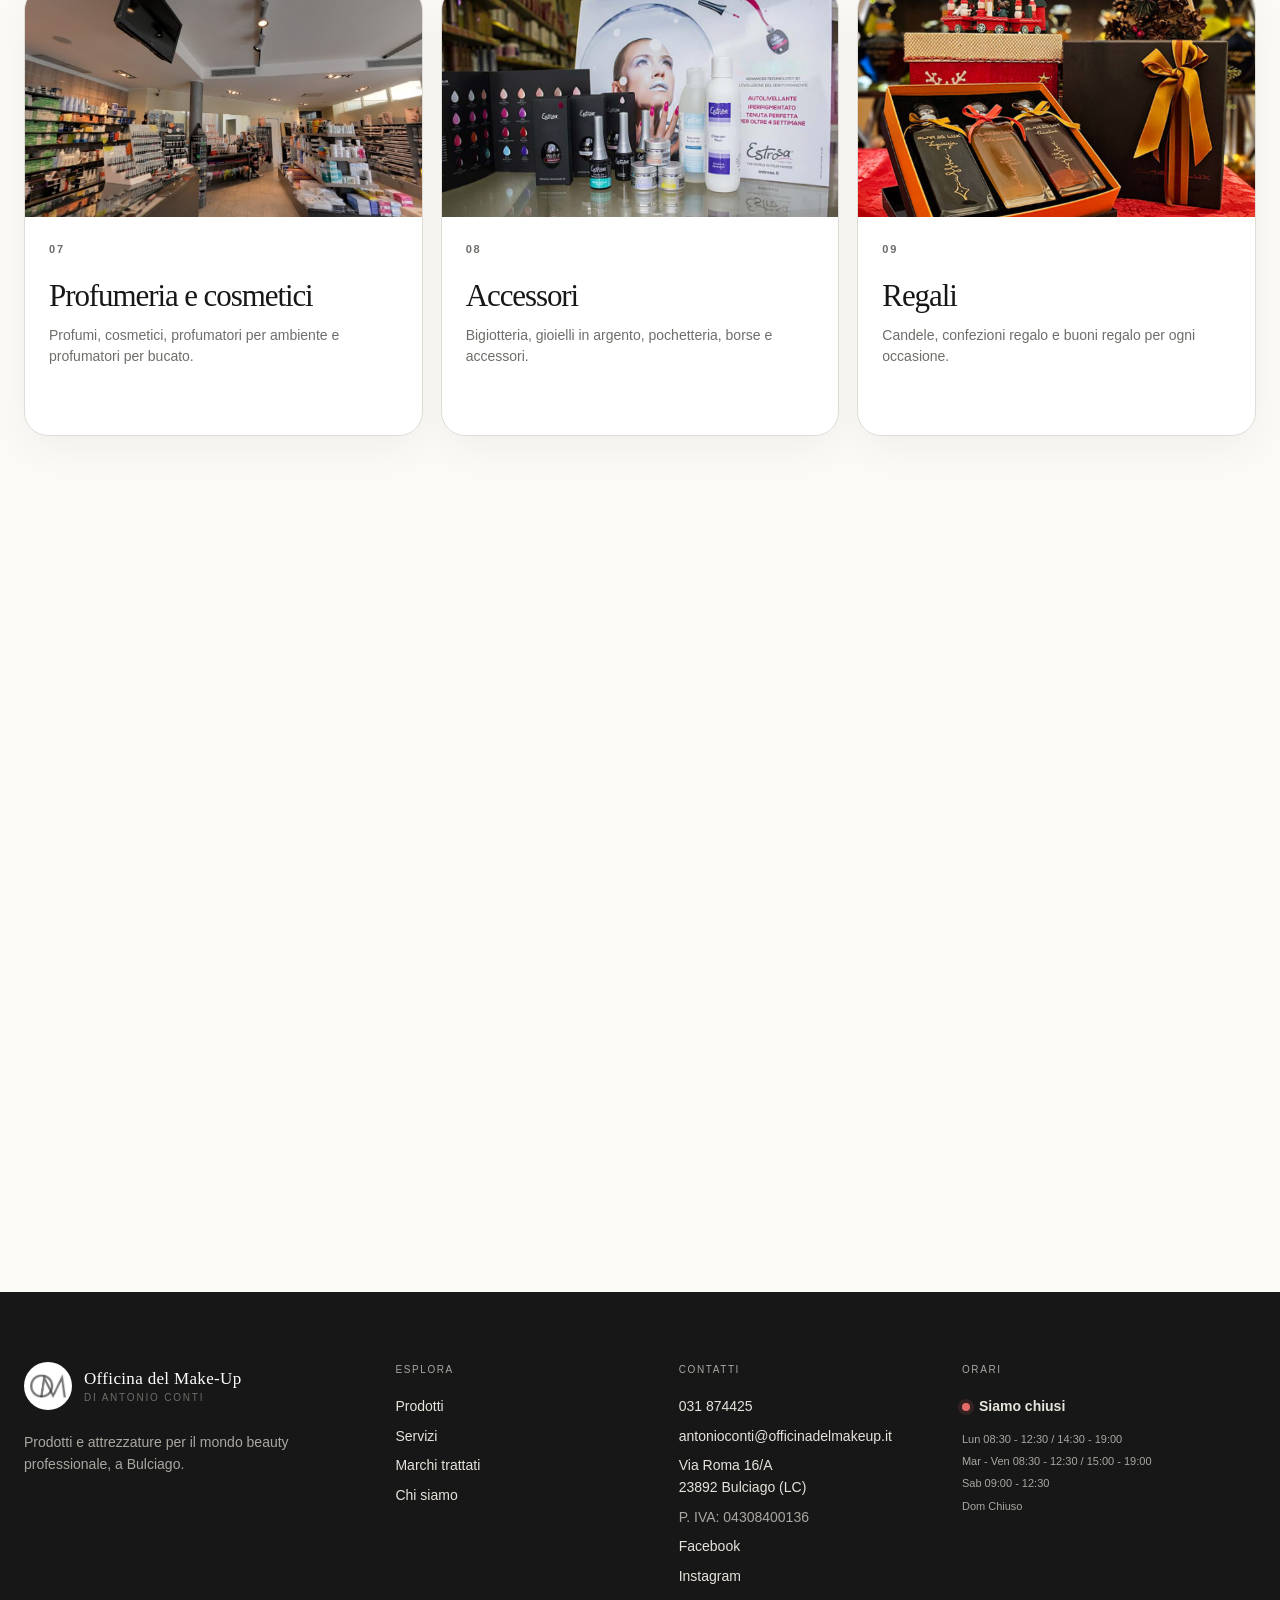
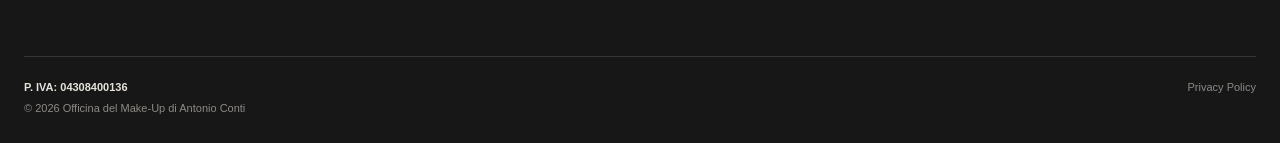
<file: prodotti.html>
<!doctype html>
<html lang="it">
<head>
  <meta charset="utf-8">
  <meta name="viewport" content="width=device-width, initial-scale=1">
  <title>Prodotti | Officina del Make-Up</title>
  <meta name="description" content="Categorie di prodotti professionali per capelli, estetica, make-up, unghie, profumeria e accessori.">
  <meta property="og:title" content="Prodotti | Officina del Make-Up">
  <meta property="og:description" content="Soluzioni beauty per professionisti e clienti privati.">
  <meta property="og:type" content="website">
  <link rel="canonical" href="https://officinadelmakeup.it/prodotti.html">
  <link rel="stylesheet" href="css/style.css">
</head>
<body>
  <a class="skip-link" href="#contenuto">Vai al contenuto</a>
  <header class="site-header"><div class="container header-inner">
    <a class="brand" href="index.html" aria-label="Officina del Make-Up, home"><img src="assets/logos/logo-officina.jpg" alt="Logo Officina del Make-Up"><span class="brand-text"><span class="brand-name">Officina del Make-Up</span><span class="brand-caption">Beauty professionale</span></span></a>
    <button class="menu-toggle" type="button" aria-label="Apri menu" aria-expanded="false"><span></span></button>
    <nav class="main-nav" aria-label="Navigazione principale"><ul><li><a href="novita.html">Novità</a></li><li><a href="prodotti.html" aria-current="page">Prodotti</a></li><li><a href="servizi.html">Servizi</a></li><li><a href="marchi.html">Marchi</a></li><li><a href="chi-siamo.html">Chi siamo</a></li><li><a href="contatti.html">Contatti</a></li></ul></nav>
    <a class="button" href="contatti.html">Contattaci</a>
  </div></header>
  <main id="contenuto">
     <section class="page-hero"><div class="container page-hero-grid"><div><p class="eyebrow">Prodotti / 01</p><h1>Il tuo spazio per la bellezza professionale.</h1></div><p class="page-hero-intro">Una selezione di categorie per <strong>parrucchieri</strong>, <strong>estetiste</strong>, professionisti beauty e clienti privati. Disponibilità e assortimento possono variare: contattaci per informazioni.</p></div></section>
    <section class="section"><div class="container">
       <div class="product-grid">
         <article class="product-card reveal" id="capelli"><div class="product-image"><img src="images/prodotti/capelli-01.png" alt="Prodotti professionali per capelli"></div><div class="product-content"><span class="product-index">01</span><h2>Capelli</h2><p>Prodotti professionali per la colorazione e la cura dei capelli, oltre a extension e soluzioni per lo styling.</p></div></article>
         <article class="product-card reveal" id="colorazione"><div class="product-image"><img src="images/prodotti/colorazione-01.png" alt="Prodotti professionali per la colorazione"></div><div class="product-content"><span class="product-index">02</span><h2>Colorazione</h2><p>Soluzioni dedicate ai servizi di colorazione professionale e alla cura del capello.</p></div></article>
         <article class="product-card reveal"><div class="product-image"><img src="images/prodotti/attrezzature/attrezzature-01.png" alt="Attrezzature professionali, immagine esempio da sostituire"></div><div class="product-content"><span class="product-index">03</span><h2>Attrezzature professionali</h2><p>Attrezzature per estetiste e parrucchieri, con supporto nella scelta degli strumenti più adatti.</p></div></article>
         <article class="product-card reveal" id="estetica"><div class="product-image"><img src="images/estetica/estetica-01.png" alt="Prodotti professionali per estetica"></div><div class="product-content"><span class="product-index">04</span><h2>Estetica</h2><p>Cosmetici, prodotti monouso e attrezzature per l'attività dei centri estetici.</p></div></article>
         <article class="product-card reveal" id="unghie"><div class="product-image"><img src="images/prodotti/unghie/unghie-01.png" alt="Prodotti per unghie, immagine esempio da sostituire"></div><div class="product-content"><span class="product-index">05</span><h2>Unghie</h2><p>Smalti semipermanenti, gel e acrylgel per ricostruzione e allungamento delle unghie.</p></div></article>
         <article class="product-card reveal"><div class="product-image"><img src="images/prodotti/extension/extension-01.png" alt="Extension, immagine esempio da sostituire"></div><div class="product-content"><span class="product-index">06</span><h2>Extension</h2><p>Extension capelli ed extension ciglia per completare il tuo servizio beauty.</p></div></article>
         <article class="product-card reveal" id="profumeria"><div class="product-image"><img src="images/negozio/negozio-01.png" alt="Profumeria e cosmetici"></div><div class="product-content"><span class="product-index">07</span><h2>Profumeria e cosmetici</h2><p>Profumi, cosmetici, profumatori per ambiente e profumatori per bucato.</p></div></article>
         <article class="product-card reveal"><div class="product-image"><img src="images/accessori/accessori-01.png" alt="Accessori beauty"></div><div class="product-content"><span class="product-index">08</span><h2>Accessori</h2><p>Bigiotteria, gioielli in argento, pochetteria, borse e accessori.</p></div></article>
         <article class="product-card reveal"><div class="product-image"><img src="images/regali/regali-01.png" alt="Idee regalo, immagine esempio da sostituire"></div><div class="product-content"><span class="product-index">09</span><h2>Regali</h2><p>Candele, confezioni regalo e buoni regalo per ogni occasione.</p></div></article>
      </div>
    </div></section>
      <section class="section section-sm"><div class="container split-panel reveal"><div class="panel-image"><img src="images/scegliere/scegliere-01.png" alt="Immagine di esempio da sostituire"></div><div class="panel-copy"><p class="eyebrow">Una scelta guidata</p><h2>Non sai da dove partire?</h2><p>Passa in negozio o contattaci. Possiamo aiutarti a orientarti tra le categorie in base alle tue esigenze.</p><a class="button" href="contatti.html">Contattaci</a></div></div></section>
  </main>
     <footer class="site-footer"><div class="container footer-top"><div><a class="footer-brand" href="index.html"><img src="assets/logos/logo-officina.jpg" alt=""><span class="brand-text"><span class="brand-name">Officina del Make-Up</span><span class="brand-caption">di Antonio Conti</span></span></a><p class="footer-copy">Prodotti e attrezzature per il mondo beauty professionale, a Bulciago.</p></div><div><p class="footer-title">Esplora</p><ul class="footer-links"><li><a href="prodotti.html">Prodotti</a></li><li><a href="servizi.html">Servizi</a></li><li><a href="marchi.html">Marchi trattati</a></li><li><a href="chi-siamo.html">Chi siamo</a></li></ul></div><div><p class="footer-title">Contatti</p><ul class="footer-links"><li><a href="tel:+39031874425">031 874425</a></li><li><a href="mailto:officina@makeup.qcom.it">officina@makeup.qcom.it</a></li><li>Via Roma 16/A<br>23892 Bulciago (LC)</li></ul></div></div><div class="container footer-bottom"><div class="footer-legal"><span class="footer-vat-line">P. IVA: 04308400136</span><span class="footer-copyright">© 2026 Officina del Make-Up di Antonio Conti</span></div><span><a href="privacy.html">Privacy Policy</a></span></div></footer>
  <script src="js/script.js"></script>
</body>
</html>
</file>
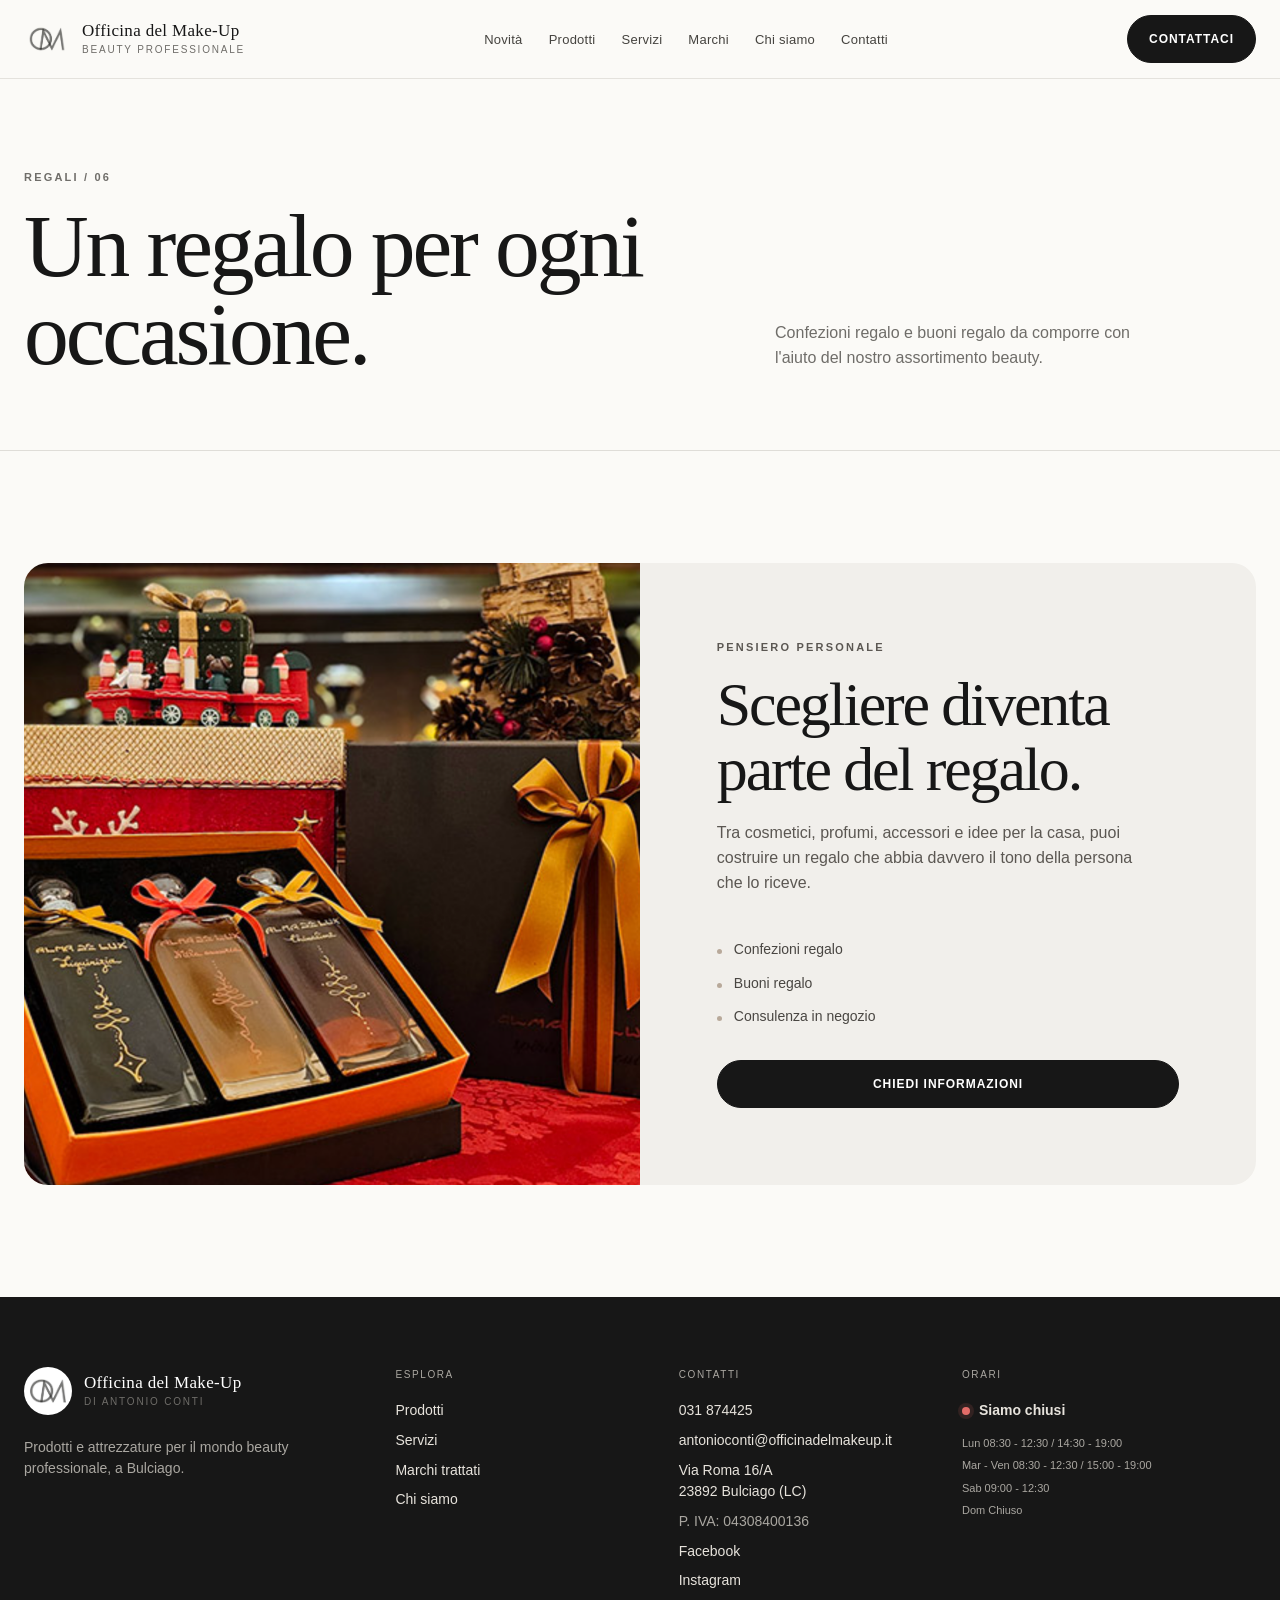
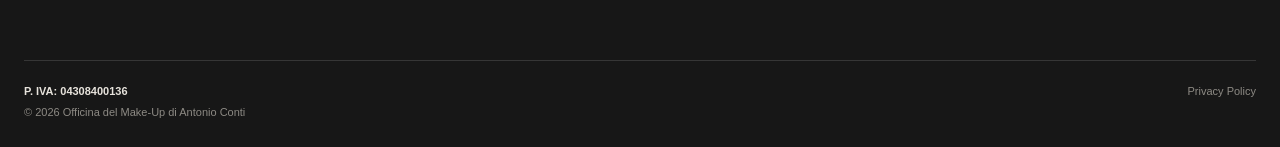
<file: regali.html>
<!doctype html>
<html lang="it">
<head>
  <meta charset="utf-8">
  <meta name="viewport" content="width=device-width, initial-scale=1">
  <title>Regali | Officina del Make-Up</title>
  <meta name="description" content="Confezioni regalo e buoni regalo per ogni occasione presso Officina del Make-Up.">
  <meta property="og:title" content="Regali | Officina del Make-Up">
  <meta property="og:description" content="Un regalo per ogni occasione, tra beauty e profumazione.">
  <meta property="og:type" content="website">
  <link rel="canonical" href="https://officinadelmakeup.it/regali.html">
  <link rel="stylesheet" href="css/style.css">
</head>
<body>
  <a class="skip-link" href="#contenuto">Vai al contenuto</a>
  <header class="site-header"><div class="container header-inner"><a class="brand" href="index.html" aria-label="Officina del Make-Up, home"><img src="assets/logos/logo-officina.jpg" alt="Logo Officina del Make-Up"><span class="brand-text"><span class="brand-name">Officina del Make-Up</span><span class="brand-caption">Beauty professionale</span></span></a><button class="menu-toggle" type="button" aria-label="Apri menu" aria-expanded="false"><span></span></button><nav class="main-nav" aria-label="Navigazione principale"><ul><li><a href="novita.html">Novità</a></li><li><a href="prodotti.html">Prodotti</a></li><li><a href="servizi.html">Servizi</a></li><li><a href="marchi.html">Marchi</a></li><li><a href="chi-siamo.html">Chi siamo</a></li><li><a href="contatti.html">Contatti</a></li></ul></nav><a class="button" href="contatti.html">Contattaci</a></div></header>
  <main id="contenuto">
    <section class="page-hero"><div class="container page-hero-grid"><div><p class="eyebrow">Regali / 06</p><h1>Un regalo per ogni occasione.</h1></div><p class="page-hero-intro">Confezioni regalo e buoni regalo da comporre con l'aiuto del nostro assortimento beauty.</p></div></section>
     <section class="section"><div class="container split-panel reveal"><div class="panel-image"><img src="images/regali/regali-01.png" alt="Fotografia di confezioni regalo, immagine esempio da sostituire"></div><div class="panel-copy"><p class="eyebrow">Pensiero personale</p><h2>Scegliere diventa parte del regalo.</h2><p>Tra cosmetici, profumi, accessori e idee per la casa, puoi costruire un regalo che abbia davvero il tono della persona che lo riceve.</p><ul class="check-list"><li>Confezioni regalo</li><li>Buoni regalo</li><li>Consulenza in negozio</li></ul><a class="button" href="contatti.html">Chiedi informazioni</a></div></div></section>
  </main>
   <footer class="site-footer"><div class="container footer-top"><div><a class="footer-brand" href="index.html"><img src="assets/logos/logo-officina.jpg" alt=""><span class="brand-text"><span class="brand-name">Officina del Make-Up</span><span class="brand-caption">di Antonio Conti</span></span></a><p class="footer-copy">Prodotti e attrezzature per il mondo beauty professionale, a Bulciago.</p></div><div><p class="footer-title">Esplora</p><ul class="footer-links"><li><a href="prodotti.html">Prodotti</a></li><li><a href="servizi.html">Servizi</a></li><li><a href="marchi.html">Marchi trattati</a></li><li><a href="chi-siamo.html">Chi siamo</a></li></ul></div><div><p class="footer-title">Contatti</p><ul class="footer-links"><li><a href="tel:+39031874425">031 874425</a></li><li><a href="mailto:officina@makeup.qcom.it">officina@makeup.qcom.it</a></li><li>Via Roma 16/A<br>23892 Bulciago (LC)</li></ul></div></div><div class="container footer-bottom"><div class="footer-legal"><span class="footer-vat-line">P. IVA: 04308400136</span><span class="footer-copyright">© 2026 Officina del Make-Up di Antonio Conti</span></div><span><a href="privacy.html">Privacy Policy</a></span></div></footer>
  <script src="js/script.js"></script>
</body>
</html>
</file>
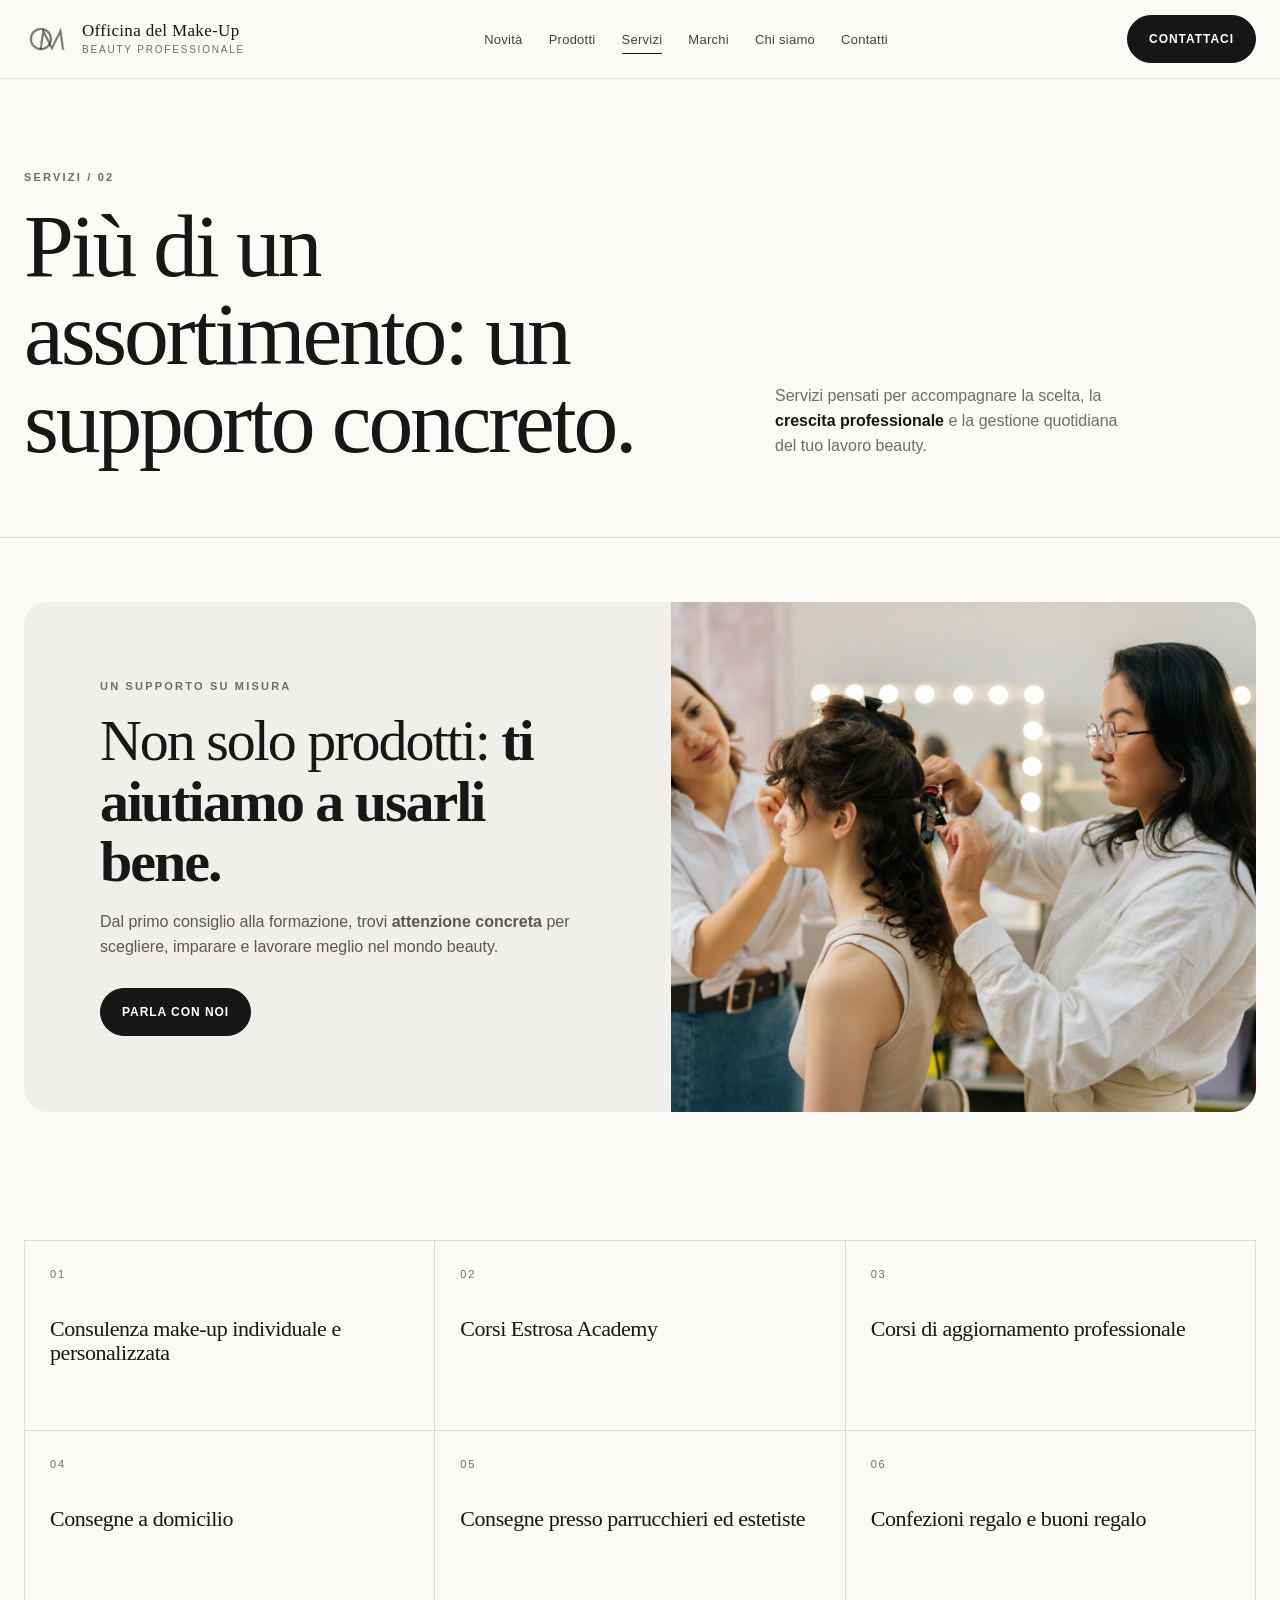
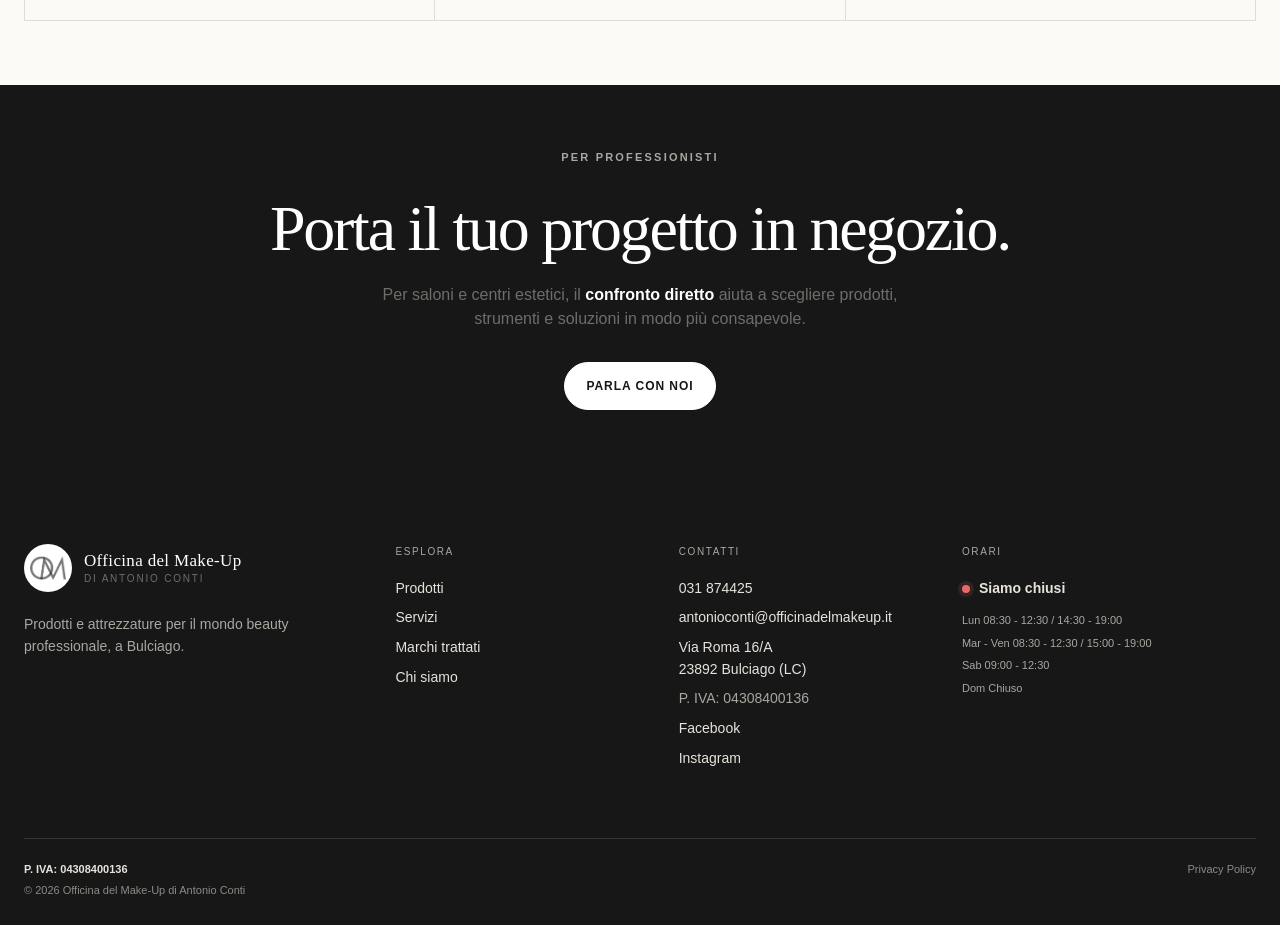
<file: servizi.html>
<!doctype html>
<html lang="it">
<head>
  <meta charset="utf-8">
  <meta name="viewport" content="width=device-width, initial-scale=1">
  <title>Servizi | Officina del Make-Up</title>
  <meta name="description" content="Consulenza make-up, formazione, consegne e supporto professionale per clienti e attività beauty.">
  <meta property="og:title" content="Servizi | Officina del Make-Up">
  <meta property="og:description" content="Consulenza e supporto per clienti privati e professionisti beauty.">
  <meta property="og:type" content="website">
  <link rel="canonical" href="https://officinadelmakeup.it/servizi.html">
  <link rel="stylesheet" href="css/style.css">
</head>
<body>
  <a class="skip-link" href="#contenuto">Vai al contenuto</a>
  <header class="site-header"><div class="container header-inner"><a class="brand" href="index.html" aria-label="Officina del Make-Up, home"><img src="assets/logos/logo-officina.jpg" alt="Logo Officina del Make-Up"><span class="brand-text"><span class="brand-name">Officina del Make-Up</span><span class="brand-caption">Beauty professionale</span></span></a><button class="menu-toggle" type="button" aria-label="Apri menu" aria-expanded="false"><span></span></button><nav class="main-nav" aria-label="Navigazione principale"><ul><li><a href="novita.html">Novità</a></li><li><a href="prodotti.html">Prodotti</a></li><li><a href="servizi.html" aria-current="page">Servizi</a></li><li><a href="marchi.html">Marchi</a></li><li><a href="chi-siamo.html">Chi siamo</a></li><li><a href="contatti.html">Contatti</a></li></ul></nav><a class="button" href="contatti.html">Contattaci</a></div></header>
  <main id="contenuto">
     <section class="page-hero"><div class="container page-hero-grid"><div><p class="eyebrow">Servizi / 02</p><h1>Più di un assortimento: un supporto concreto.</h1></div><p class="page-hero-intro">Servizi pensati per accompagnare la scelta, la <strong>crescita professionale</strong> e la gestione quotidiana del tuo lavoro beauty.</p></div></section>
     <section class="section section-sm"><div class="container"><div class="service-intro-panel reveal"><div class="service-intro-copy"><p class="eyebrow">Un supporto su misura</p><h2>Non solo prodotti: <strong>ti aiutiamo a usarli bene.</strong></h2><p>Dal primo consiglio alla formazione, trovi <strong>attenzione concreta</strong> per scegliere, imparare e lavorare meglio nel mondo beauty.</p><a class="button" href="contatti.html">Parla con noi</a></div><div class="service-intro-image"><img src="images/servizi/professionisti-01.png" alt="Professionisti beauty al lavoro"></div></div></div></section>
     <section class="section section-sm"><div class="container"><div class="service-grid">
      <article class="service-item reveal"><span class="service-number">01</span><h3>Consulenza make-up individuale e personalizzata</h3></article>
      <article class="service-item reveal"><span class="service-number">02</span><h3>Corsi Estrosa Academy</h3></article>
      <article class="service-item reveal"><span class="service-number">03</span><h3>Corsi di aggiornamento professionale</h3></article>
       <article class="service-item reveal"><span class="service-number">04</span><h3>Consegne a domicilio</h3></article>
       <article class="service-item reveal"><span class="service-number">05</span><h3>Consegne presso parrucchieri ed estetiste</h3></article>
       <article class="service-item reveal"><span class="service-number">06</span><h3>Confezioni regalo e buoni regalo</h3></article>
    </div></div></section>
      <section class="section section-dark section-sm"><div class="container quote-block reveal"><p class="eyebrow">Per professionisti</p><h2>Porta il tuo progetto in negozio.</h2><p>Per saloni e centri estetici, il <strong>confronto diretto</strong> aiuta a scegliere prodotti, strumenti e soluzioni in modo più consapevole.</p><a class="button button-light" href="contatti.html">Parla con noi</a></div></section>
  </main>
     <footer class="site-footer"><div class="container footer-top"><div><a class="footer-brand" href="index.html"><img src="assets/logos/logo-officina.jpg" alt=""><span class="brand-text"><span class="brand-name">Officina del Make-Up</span><span class="brand-caption">di Antonio Conti</span></span></a><p class="footer-copy">Prodotti e attrezzature per il mondo beauty professionale, a Bulciago.</p></div><div><p class="footer-title">Esplora</p><ul class="footer-links"><li><a href="prodotti.html">Prodotti</a></li><li><a href="servizi.html">Servizi</a></li><li><a href="marchi.html">Marchi trattati</a></li><li><a href="chi-siamo.html">Chi siamo</a></li></ul></div><div><p class="footer-title">Contatti</p><ul class="footer-links"><li><a href="tel:+39031874425">031 874425</a></li><li><a href="mailto:officina@makeup.qcom.it">officina@makeup.qcom.it</a></li><li>Via Roma 16/A<br>23892 Bulciago (LC)</li></ul></div></div><div class="container footer-bottom"><div class="footer-legal"><span class="footer-vat-line">P. IVA: 04308400136</span><span class="footer-copyright">© 2026 Officina del Make-Up di Antonio Conti</span></div><span><a href="privacy.html">Privacy Policy</a></span></div></footer>
  <script src="js/script.js"></script>
</body>
</html>
</file>
<file: css/style.css>
:root {
  --ink: #171717;
  --muted: #6f6d69;
  --line: #dfddd8;
  --paper: #fbfaf7;
  --white: #ffffff;
  --soft: #f1efeb;
  --accent: #b8a99a;
  --serif: Georgia, "Times New Roman", serif;
  --sans: Arial, Helvetica, sans-serif;
  --radius: 24px;
  --max: 1240px;
}

* {
  box-sizing: border-box;
}

html {
  scroll-behavior: smooth;
}

body {
  margin: 0;
  color: var(--ink);
  background: var(--paper);
  font-family: var(--sans);
  font-size: 16px;
  line-height: 1.55;
  overflow-x: hidden;
}

img {
  display: block;
  max-width: 100%;
}

a {
  color: inherit;
  text-decoration: none;
}

button,
a {
  -webkit-tap-highlight-color: transparent;
}

.skip-link {
  position: absolute;
  top: -100px;
  left: 16px;
  z-index: 100;
  padding: 10px 14px;
  color: var(--white);
  background: var(--ink);
}

.skip-link:focus {
  top: 16px;
}

.container {
  width: min(calc(100% - 48px), var(--max));
  margin: 0 auto;
}

.site-header {
  position: sticky;
  top: 0;
  z-index: 20;
  border-bottom: 1px solid rgba(223, 221, 216, .8);
  background: rgba(251, 250, 247, .94);
  backdrop-filter: blur(12px);
}

.header-inner {
  display: flex;
  min-height: 78px;
  align-items: center;
  justify-content: space-between;
  gap: 24px;
}

.brand {
  display: inline-flex;
  align-items: center;
  gap: 12px;
  min-width: max-content;
}

.brand img {
  width: 46px;
  height: 46px;
  border-radius: 50%;
  object-fit: cover;
  mix-blend-mode: multiply;
}

.brand-text {
  display: flex;
  flex-direction: column;
  line-height: 1.05;
}

.brand-name {
  font-family: var(--serif);
  font-size: 17px;
  letter-spacing: .02em;
}

.brand-caption {
  margin-top: 5px;
  color: var(--muted);
  font-size: 10px;
  letter-spacing: .18em;
  text-transform: uppercase;
}

.main-nav ul {
  display: flex;
  align-items: center;
  gap: 26px;
  margin: 0;
  padding: 0;
  list-style: none;
}

.main-nav a {
  position: relative;
  color: #45433f;
  font-size: 13px;
  letter-spacing: .02em;
}

.main-nav a::after {
  position: absolute;
  right: 0;
  bottom: -7px;
  left: 0;
  height: 1px;
  background: var(--ink);
  content: "";
  transform: scaleX(0);
  transform-origin: right;
  transition: transform .25s ease;
}

.main-nav a:hover::after,
.main-nav a:focus-visible::after,
.main-nav a[aria-current="page"]::after {
  transform: scaleX(1);
  transform-origin: left;
}

.menu-toggle {
  display: none;
  width: 44px;
  height: 44px;
  padding: 0;
  border: 1px solid var(--line);
  border-radius: 50%;
  color: var(--ink);
  background: transparent;
  cursor: pointer;
}

.menu-toggle span,
.menu-toggle span::before,
.menu-toggle span::after {
  display: block;
  width: 17px;
  height: 1px;
  margin: auto;
  background: currentColor;
  transition: transform .25s ease;
}

.menu-toggle span {
  position: relative;
}

.menu-toggle span::before,
.menu-toggle span::after {
  position: absolute;
  content: "";
}

.menu-toggle span::before {
  top: -6px;
}

.menu-toggle span::after {
  top: 6px;
}

.menu-toggle[aria-expanded="true"] span {
  background: transparent;
}

.menu-toggle[aria-expanded="true"] span::before {
  top: 0;
  transform: rotate(45deg);
}

.menu-toggle[aria-expanded="true"] span::after {
  top: 0;
  transform: rotate(-45deg);
}

.button {
  display: inline-flex;
  min-height: 48px;
  align-items: center;
  justify-content: center;
  gap: 10px;
  padding: 12px 21px;
  border: 1px solid var(--ink);
  border-radius: 999px;
  color: var(--white);
  background: var(--ink);
  font-size: 12px;
  font-weight: 700;
  letter-spacing: .08em;
  text-transform: uppercase;
  transition: color .25s ease, background .25s ease, transform .25s ease;
}

.button:hover,
.button:focus-visible {
  color: var(--ink);
  background: transparent;
  transform: translateY(-2px);
}

.button-light {
  color: var(--ink);
  background: var(--white);
  border-color: var(--white);
}

.button-light:hover,
.button-light:focus-visible {
  color: var(--white);
  background: transparent;
}

.button-outline {
  color: var(--ink);
  background: transparent;
}

.button-outline:hover,
.button-outline:focus-visible {
  color: var(--white);
  background: var(--ink);
}

.eyebrow {
  margin: 0 0 16px;
  color: var(--muted);
  font-size: 11px;
  font-weight: 700;
  letter-spacing: .2em;
  text-transform: uppercase;
}

h1,
h2,
h3,
p {
  margin-top: 0;
}

h1,
h2,
h3 {
  font-family: var(--serif);
  font-weight: 400;
  letter-spacing: -.035em;
}

h1 {
  max-width: 780px;
  margin-bottom: 24px;
  font-size: clamp(48px, 7vw, 92px);
  line-height: .98;
}

h2 {
  margin-bottom: 20px;
  font-size: clamp(36px, 5vw, 62px);
  line-height: 1.04;
}

h3 {
  margin-bottom: 10px;
  font-size: 27px;
  line-height: 1.1;
}

.lead {
  max-width: 600px;
  color: #4f4c47;
  font-size: 18px;
}

.hero {
  padding: 72px 0 48px;
}

.hero-banner {
  position: relative;
  min-height: clamp(430px, 64vh, 600px);
  display: flex;
  align-items: end;
  overflow: hidden;
  color: var(--white);
  background:
    linear-gradient(90deg, rgba(23, 23, 23, .76), rgba(23, 23, 23, .18)),
    url("../images/negozio/negozio-01.png") center / cover;
}

.hero-banner::after {
  position: absolute;
  inset: 0;
  border: 1px solid rgba(255, 255, 255, .12);
  content: "";
  pointer-events: none;
}

.hero-banner .container {
  position: relative;
  z-index: 1;
  width: min(calc(100% - 48px), var(--max));
  padding: 92px 0 82px;
}

.hero-banner h1 {
  max-width: 920px;
  margin-bottom: 18px;
}

.hero-banner .eyebrow,
.hero-banner .lead {
  color: rgba(255, 255, 255, .78);
}

.hero-banner .lead {
  max-width: 560px;
}

.hero-grid {
  display: grid;
  min-height: 600px;
  grid-template-columns: 1fr 1fr;
  align-items: end;
  gap: 48px;
}

.hero-copy {
  padding-bottom: 60px;
}

.hero-copy .lead {
  margin-bottom: 32px;
}

.hero-actions,
.inline-actions {
  display: flex;
  flex-wrap: wrap;
  gap: 12px;
}

.hero-visual {
  position: relative;
  min-height: 600px;
  overflow: hidden;
  border-radius: 220px 220px 0 0;
  background: var(--soft);
}

.hero-visual img {
  width: 100%;
  height: 100%;
  min-height: 600px;
  object-fit: cover;
}

.visual-note {
  position: absolute;
  right: 20px;
  bottom: 18px;
  padding: 8px 12px;
  border: 1px solid rgba(23, 23, 23, .16);
  border-radius: 999px;
  color: #55504b;
  background: rgba(251, 250, 247, .88);
  font-size: 10px;
  letter-spacing: .12em;
  text-transform: uppercase;
}

.ticker {
  overflow: hidden;
  border-top: 1px solid var(--line);
  border-bottom: 1px solid var(--line);
  -webkit-mask-image: linear-gradient(to right, transparent, #000 5%, #000 95%, transparent);
  mask-image: linear-gradient(to right, transparent, #000 5%, #000 95%, transparent);
}

.ticker-track {
  display: flex;
  width: max-content;
  min-width: max-content;
  flex-shrink: 0;
  animation: ticker-loop 28s linear infinite;
  will-change: transform;
}

.ticker-sequence {
  display: flex;
  flex: 0 0 auto;
  width: max-content;
  gap: 34px;
  padding: 16px 34px 16px 0;
  color: var(--muted);
  font-size: 11px;
  letter-spacing: .19em;
  text-transform: uppercase;
}

.ticker-sequence span {
  white-space: nowrap;
}

.ticker:hover .ticker-track {
  animation-play-state: paused;
}

.ticker-dot {
  color: var(--accent);
}

.section {
  padding: 112px 0;
}

.section-sm {
  padding: 64px 0;
}

.section-dark {
  color: var(--white);
  background: var(--ink);
}

.section-dark .eyebrow,
.section-dark .muted {
  color: #aaa7a1;
}

.section-heading {
  display: flex;
  align-items: end;
  justify-content: space-between;
  gap: 32px;
  margin-bottom: 44px;
}

.section-heading h2 {
  max-width: 620px;
  margin-bottom: 0;
}

.section-heading p {
  max-width: 330px;
  margin-bottom: 4px;
  color: var(--muted);
}

.intro {
  display: grid;
  grid-template-columns: .75fr 1.25fr;
  gap: 80px;
}

.home-intro {
  gap: 40px;
  padding: clamp(30px, 5vw, 62px) clamp(24px, 6vw, 72px);
  border-radius: var(--radius);
  background: var(--soft);
}

.intro-copy {
  max-width: 720px;
}

.intro-copy p {
  color: #4f4c47;
  font-family: var(--serif);
  font-size: clamp(28px, 3.3vw, 45px);
  line-height: 1.13;
  letter-spacing: -.03em;
}

.home-intro .intro-copy p {
  max-width: 820px;
  margin-bottom: 26px;
  font-size: clamp(24px, 3vw, 39px);
}

.intro-copy strong,
.page-hero-intro strong,
.panel-copy strong {
  color: var(--ink);
  font-weight: 700;
}

.number-label {
  padding-top: 10px;
  border-top: 1px solid var(--line);
  color: var(--muted);
  font-size: 12px;
  letter-spacing: .16em;
  text-transform: uppercase;
}

.category-grid {
  display: grid;
  grid-template-columns: repeat(3, 1fr);
  gap: 16px;
}

.category-card {
  display: flex;
  min-height: 390px;
  flex-direction: column;
  overflow: hidden;
  border: 1px solid var(--line);
  background: var(--white);
  transition: transform .3s ease, border-color .3s ease;
}

.category-card:hover {
  border-color: var(--ink);
  transform: translateY(-5px);
}

.category-image {
  height: 210px;
  overflow: hidden;
  background: var(--soft);
}

.category-image img {
  width: 100%;
  height: 100%;
  object-fit: cover;
  transition: transform .5s ease;
}

.category-card:hover .category-image img {
  transform: scale(1.04);
}

.category-body {
  display: flex;
  flex: 1;
  flex-direction: column;
  justify-content: space-between;
  padding: 23px;
}

.category-body p {
  margin-bottom: 20px;
  color: var(--muted);
  font-size: 14px;
}

.text-link {
  display: inline-flex;
  width: max-content;
  align-items: center;
  gap: 8px;
  border-bottom: 1px solid var(--ink);
  font-size: 12px;
  font-weight: 700;
  letter-spacing: .08em;
  text-transform: uppercase;
}

.text-link::after {
  content: "↗";
  font-size: 15px;
  transition: transform .25s ease;
}

.text-link:hover::after {
  transform: translate(3px, -3px);
}

.split-panel {
  display: grid;
  grid-template-columns: 1fr 1fr;
  overflow: hidden;
  border-radius: var(--radius);
  background: var(--soft);
}

.split-panel.reverse .panel-image {
  order: 2;
}

.panel-image {
  min-height: 490px;
  background: #e8e5df;
}

.panel-image img {
  width: 100%;
  height: 100%;
  object-fit: cover;
}

.panel-copy {
  display: flex;
  flex-direction: column;
  justify-content: center;
  padding: clamp(32px, 6vw, 84px);
}

.panel-copy p {
  max-width: 440px;
  color: #5b5752;
}

.check-list {
  display: grid;
  gap: 12px;
  margin: 27px 0 32px;
  padding: 0;
  list-style: none;
}

.check-list li {
  display: flex;
  align-items: baseline;
  gap: 12px;
  color: #494642;
  font-size: 14px;
}

.check-list li::before {
  width: 5px;
  height: 5px;
  flex: 0 0 5px;
  border-radius: 50%;
  background: var(--accent);
  content: "";
}

.service-grid {
  display: grid;
  grid-template-columns: repeat(3, 1fr);
  border-top: 1px solid var(--line);
  border-left: 1px solid var(--line);
}

.service-intro-panel {
  display: grid;
  grid-template-columns: 1.05fr .95fr;
  min-height: 360px;
  overflow: hidden;
  border-radius: var(--radius);
  background: var(--soft);
}

.service-intro-copy {
  display: flex;
  flex-direction: column;
  align-items: flex-start;
  justify-content: center;
  padding: clamp(30px, 6vw, 76px);
}

.service-intro-copy h2 {
  max-width: 570px;
  margin-bottom: 18px;
  font-size: clamp(34px, 4.6vw, 58px);
}

.service-intro-copy p:not(.eyebrow) {
  max-width: 510px;
  color: #5b5752;
}

.service-intro-copy .button {
  margin-top: 12px;
}

.service-intro-image {
  min-height: 360px;
  background: #e8e5df;
}

.service-intro-image img {
  width: 100%;
  height: 100%;
  object-fit: cover;
}

.team-panel {
  display: grid;
  grid-template-columns: .95fr 1.05fr;
  min-height: 430px;
  overflow: hidden;
  border-radius: var(--radius);
  background: var(--soft);
}

.team-image {
  min-height: 430px;
  background: #e8e5df;
}

.team-image img {
  width: 100%;
  height: 100%;
  object-fit: cover;
}

.team-copy {
  display: flex;
  flex-direction: column;
  align-items: flex-start;
  justify-content: center;
  padding: clamp(30px, 6vw, 76px);
}

.team-copy h2 {
  max-width: 580px;
  margin-bottom: 18px;
  font-size: clamp(34px, 4.6vw, 58px);
}

.team-copy p:not(.eyebrow) {
  max-width: 520px;
  color: #5b5752;
}

.team-copy .button {
  margin-top: 12px;
}

.service-item {
  min-height: 190px;
  padding: 25px;
  border-right: 1px solid var(--line);
  border-bottom: 1px solid var(--line);
}

.service-number {
  display: block;
  margin-bottom: 34px;
  color: var(--muted);
  font-size: 11px;
  letter-spacing: .16em;
}

.service-item h3 {
  margin-bottom: 0;
  color: var(--ink);
  font-size: 22px;
  letter-spacing: -.02em;
}

.brand-carousel {
  display: grid;
  grid-template-columns: auto minmax(0, 1fr) auto;
  align-items: center;
  gap: 16px;
}

.brand-viewport {
  overflow-x: auto;
  overscroll-behavior-x: contain;
  scroll-behavior: smooth;
  scroll-snap-type: x mandatory;
  scrollbar-width: none;
}

.brand-viewport::-webkit-scrollbar {
  display: none;
}

.brand-track {
  display: flex;
  gap: 16px;
}

.brand-card {
  display: flex;
  flex: 0 0 calc((100% - 48px) / 4);
  min-height: 284px;
  flex-direction: column;
  justify-content: space-between;
  padding: 16px;
  scroll-snap-align: start;
  border: 1px solid var(--line);
  border-radius: 30px;
  background: var(--white);
  box-shadow: 0 15px 40px rgba(23, 23, 23, .045);
  transition: border-color .25s ease, transform .25s ease, box-shadow .25s ease;
}

.brand-card:hover {
  border-color: var(--ink);
  box-shadow: 0 18px 44px rgba(23, 23, 23, .09);
  transform: translateY(-4px);
}

.brand-logo {
  display: grid;
  min-height: 206px;
  place-items: center;
  overflow: hidden;
  border-radius: 22px;
  background: var(--soft);
}

.brand-logo img {
  width: 100%;
  height: 100%;
  object-fit: contain;
}

.brand-logo-fallback {
  display: none;
  padding: 20px;
  font-family: var(--serif);
  font-size: clamp(27px, 3vw, 42px);
  line-height: 1;
  text-align: center;
}

.brand-card h3 {
  margin: 15px 4px 2px;
  font-size: 21px;
  letter-spacing: -.02em;
}

.brand-arrow {
  display: grid;
  width: 48px;
  height: 48px;
  place-items: center;
  border: 1px solid var(--line);
  border-radius: 50%;
  color: var(--ink);
  background: var(--white);
  font-size: 23px;
  cursor: pointer;
  transition: color .25s ease, background .25s ease, transform .25s ease;
}

.brand-arrow:hover,
.brand-arrow:focus-visible {
  color: var(--white);
  background: var(--ink);
  transform: translateY(-2px);
}

.brand-carousel-note {
  margin: 18px 64px 0;
  color: var(--muted);
  font-size: 12px;
}

.brand-carousel-note strong {
  color: var(--ink);
}

.quote-block {
  max-width: 850px;
  margin: 0 auto;
  text-align: center;
}

.quote-block h2 {
  font-size: clamp(36px, 5vw, 68px);
}

.quote-block p {
  max-width: 580px;
  margin: 0 auto 30px;
  color: var(--muted);
}

.page-hero {
  padding: 90px 0 72px;
  border-bottom: 1px solid var(--line);
}

.page-hero-grid {
  display: grid;
  grid-template-columns: 1fr .7fr;
  align-items: end;
  gap: 64px;
}

.page-hero h1 {
  max-width: 850px;
  margin-bottom: 0;
}

.about-hero-grid {
  grid-template-columns: minmax(0, 1fr) minmax(240px, .44fr);
}

.about-hero-title {
  max-width: none !important;
  font-size: clamp(46px, 5.5vw, 76px);
}

.page-hero-intro {
  max-width: 360px;
  margin-bottom: 7px;
  color: var(--muted);
}

.product-grid {
  display: grid;
  grid-template-columns: repeat(3, 1fr);
  gap: 18px;
}

.product-card {
  display: flex;
  min-height: 450px;
  flex-direction: column;
  overflow: hidden;
  border: 1px solid var(--line);
  border-radius: var(--radius);
  background: var(--white);
  box-shadow: 0 14px 38px rgba(23, 23, 23, .045);
  transition: transform .3s ease, border-color .3s ease, box-shadow .3s ease;
}

.product-card:hover {
  border-color: var(--ink);
  box-shadow: 0 20px 48px rgba(23, 23, 23, .1);
  transform: translateY(-5px);
}

.product-image {
  height: 230px;
  overflow: hidden;
  background: var(--soft);
}

.product-image img {
  width: 100%;
  height: 100%;
  object-fit: cover;
  transition: transform .5s ease;
}

.product-card:hover .product-image img {
  transform: scale(1.04);
}

.product-content {
  display: flex;
  flex: 1;
  flex-direction: column;
  padding: 24px;
}

.product-index {
  display: block;
  margin-bottom: 22px;
  color: var(--muted);
  font-size: 11px;
  font-weight: 700;
  letter-spacing: .16em;
}

.product-card h2 {
  margin-bottom: 12px;
  font-size: 31px;
}

.product-card p {
  margin-bottom: 0;
  color: var(--muted);
  font-size: 14px;
}

.hours-card {
  padding: 32px;
  border-radius: var(--radius);
  border: 1px solid var(--line);
  background: var(--white);
  box-shadow: 0 16px 42px rgba(23, 23, 23, .04);
}

.hours-status {
  display: flex;
  align-items: center;
  gap: 12px;
  margin-bottom: 22px;
  padding: 15px 18px;
  border-radius: 14px;
  font-size: 15px;
}

.hours-status.is-open {
  color: #1e6b3a;
  background: #edf8f0;
}

.hours-status.is-closed {
  color: #a43e3a;
  background: #fff0ef;
}

.hours-status .status-dot {
  width: 10px;
  height: 10px;
  flex-basis: 10px;
}

.hours-table {
  width: 100%;
  border-collapse: collapse;
}

.hours-table td {
  padding: 13px 0;
  border-bottom: 1px solid var(--line);
  vertical-align: top;
  font-size: 14px;
}

.hours-table tr:last-child td {
  border-bottom: 0;
}

.hours-table td:first-child {
  width: 42%;
  color: var(--muted);
}

.hours-table td:last-child {
  text-align: right;
}

.contact-grid {
  display: grid;
  grid-template-columns: .9fr 1.1fr;
  gap: 72px;
}

.contact-details {
  display: grid;
  gap: 22px;
  margin: 32px 0;
}

.contact-item small {
  display: block;
  margin-bottom: 5px;
  color: var(--muted);
  font-size: 10px;
  letter-spacing: .16em;
  text-transform: uppercase;
}

.contact-item a,
.contact-item address,
.contact-item span {
  font-size: 20px;
  font-style: normal;
}

.contact-social span {
  color: var(--muted);
}

.map-card {
  min-height: 440px;
  overflow: hidden;
  padding: 0;
  border-radius: var(--radius);
  position: relative;
  border: 1px solid var(--line);
  background: var(--soft);
}

.map-card iframe {
  display: block;
  width: 100%;
  height: 440px;
  border: 0;
}

.map-card .map-overlay {
  position: absolute;
  right: 18px;
  bottom: 18px;
}

.parking-panel {
  display: grid;
  grid-template-columns: .9fr 1.1fr;
  align-items: stretch;
  gap: 0;
  overflow: hidden;
  border-radius: var(--radius);
  background: #242424;
}

.parking-image {
  min-height: 340px;
  background: #353535;
}

.parking-image img {
  width: 100%;
  height: 100%;
  object-fit: cover;
}

.parking-copy {
  display: flex;
  flex-direction: column;
  justify-content: center;
  padding: clamp(30px, 6vw, 76px);
}

.parking-copy h2 {
  max-width: 620px;
}

.parking-copy p:last-child {
  max-width: 430px;
  margin-bottom: 0;
  color: #aaa7a1;
}

.review-panel {
  display: grid;
  grid-template-columns: .8fr 1.2fr;
  align-items: center;
  gap: 54px;
  padding: clamp(30px, 6vw, 76px);
  overflow: hidden;
  border-radius: var(--radius);
  background: var(--soft);
}

.review-counter {
  display: flex;
  flex-direction: column;
  align-items: flex-start;
  padding-right: 24px;
  border-right: 1px solid var(--line);
}

.review-number {
  font-family: var(--serif);
  font-size: clamp(82px, 11vw, 150px);
  line-height: .82;
  letter-spacing: -.07em;
}

.review-label {
  max-width: 190px;
  margin-top: 22px;
  color: var(--muted);
  font-size: 12px;
  font-weight: 700;
  letter-spacing: .1em;
  line-height: 1.45;
  text-transform: uppercase;
}

.review-copy h2 {
  max-width: 560px;
  margin-bottom: 18px;
}

.review-copy p:not(.eyebrow) {
  max-width: 500px;
  color: #5b5752;
}

.section-dark strong {
  color: var(--white);
}

.footer-hours {
  min-width: 230px;
}

.footer-status {
  display: flex;
  align-items: center;
  gap: 9px;
  margin-bottom: 14px;
  color: #e7e3dc;
  font-size: 14px;
  font-weight: 700;
}

.status-dot {
  width: 8px;
  height: 8px;
  flex: 0 0 8px;
  border-radius: 50%;
}

.is-open .status-dot {
  background: #5cc47a;
  box-shadow: 0 0 0 4px rgba(92, 196, 122, .13);
}

.is-closed .status-dot {
  background: #e36c68;
  box-shadow: 0 0 0 4px rgba(227, 108, 104, .13);
}

.footer-hours-list {
  display: grid;
  gap: 7px;
  color: #aaa7a1;
  font-size: 11px;
  line-height: 1.4;
}

.footer-vat {
  color: #aaa7a1;
}

.map-card-old {
  padding: 32px;
  border: 1px solid var(--line);
  background:
    linear-gradient(35deg, transparent 49%, rgba(184, 169, 154, .55) 50%, transparent 51%) 0 0 / 100px 100px,
    linear-gradient(145deg, transparent 49%, rgba(23, 23, 23, .12) 50%, transparent 51%) 20px 32px / 150px 120px,
    var(--soft);
}

.map-content {
  display: flex;
  height: 100%;
  min-height: 376px;
  flex-direction: column;
  align-items: center;
  justify-content: center;
  text-align: center;
}

.map-pin {
  display: grid;
  width: 54px;
  height: 54px;
  margin-bottom: 20px;
  place-items: center;
  border-radius: 50%;
  color: var(--white);
  background: var(--ink);
  font-family: var(--serif);
  font-size: 24px;
}

.legal-box {
  max-width: 760px;
  padding: 28px;
  border-left: 2px solid var(--accent);
  background: var(--soft);
}

.legal-box p:last-child {
  margin-bottom: 0;
}

.site-footer {
  padding: 70px 0 26px;
  color: var(--white);
  background: var(--ink);
}

.footer-top {
  display: grid;
  grid-template-columns: 1.1fr .8fr .8fr 1fr;
  gap: 48px;
  padding-bottom: 68px;
}

.footer-brand {
  display: inline-flex;
  align-items: center;
  gap: 12px;
  margin-bottom: 22px;
}

.footer-brand img {
  width: 48px;
  height: 48px;
  border-radius: 50%;
  object-fit: cover;
}

.footer-brand .brand-name {
  color: var(--white);
}

.footer-copy {
  max-width: 310px;
  color: #aaa7a1;
  font-size: 14px;
}

.footer-title {
  margin: 0 0 18px;
  color: #aaa7a1;
  font-size: 10px;
  letter-spacing: .16em;
  text-transform: uppercase;
}

.footer-links {
  display: grid;
  gap: 8px;
  margin: 0;
  padding: 0;
  list-style: none;
  color: #e7e3dc;
  font-size: 14px;
}

.footer-links a:hover {
  color: var(--accent);
}

.footer-bottom {
  display: flex;
  justify-content: space-between;
  gap: 20px;
  padding-top: 22px;
  border-top: 1px solid #363636;
  color: #8d8a84;
  font-size: 11px;
}

.footer-legal {
  display: grid;
  gap: 4px;
}

.footer-vat-line {
  color: #e7e3dc;
  font-weight: 700;
}

.footer-copyright {
  color: #8d8a84;
}

.reveal {
  opacity: 0;
  transform: translateY(18px);
  transition: opacity .7s ease, transform .7s ease;
}

.reveal.visible {
  opacity: 1;
  transform: none;
}

:focus-visible {
  outline: 2px solid var(--accent);
  outline-offset: 4px;
}

.news-section {
  overflow: hidden;
}

.home-news-panel {
  display: grid;
  grid-template-columns: .78fr 1.22fr;
  overflow: hidden;
  border-radius: var(--radius);
  background: var(--soft);
}

.home-news-copy {
  display: flex;
  flex-direction: column;
  align-items: flex-start;
  justify-content: center;
  padding: clamp(30px, 5vw, 70px);
}

.home-news-copy h2 {
  max-width: 460px;
  margin-bottom: 18px;
  font-size: clamp(34px, 4vw, 54px);
}

.home-news-copy p:not(.eyebrow) {
  max-width: 390px;
  margin-bottom: 26px;
  color: #5b5752;
}

.home-news-feature {
  display: grid;
  grid-template-columns: .95fr 1.05fr;
  align-items: stretch;
  min-height: 385px;
  background: var(--white);
}

.home-news-feature-media {
  position: relative;
  min-height: 385px;
  overflow: hidden;
  background: #e8e5df;
}

.home-news-feature-media img,
.home-news-feature-media video {
  width: 100%;
  height: 100%;
  object-fit: cover;
}

.home-news-feature-media video {
  background: #292929;
}

.home-news-feature-content {
  display: flex;
  flex-direction: column;
  align-items: flex-start;
  padding: clamp(26px, 4vw, 50px);
}

.home-news-feature-content h3 {
  margin-bottom: 14px;
  font-size: clamp(27px, 3vw, 40px);
}

.home-news-feature-content p {
  display: -webkit-box;
  margin-bottom: 24px;
  overflow: hidden;
  color: var(--muted);
  font-size: 14px;
  -webkit-box-orient: vertical;
  -webkit-line-clamp: 5;
}

.home-news-feature-content .text-link {
  margin-top: auto;
}

.news-viewport {
  padding: 4px 2px 20px;
  overflow-x: auto;
  overscroll-behavior-x: contain;
  scroll-behavior: smooth;
  scroll-snap-type: x mandatory;
  scrollbar-width: none;
}

.news-viewport::-webkit-scrollbar {
  display: none;
}

.news-grid {
  display: flex;
  align-items: stretch;
  gap: 18px;
  width: max-content;
}

.news-card {
  display: flex;
  width: min(380px, calc((var(--max) - 36px) / 3));
  min-height: 505px;
  flex: 0 0 min(380px, calc((var(--max) - 36px) / 3));
  flex-direction: column;
  overflow: hidden;
  scroll-snap-align: start;
  border: 1px solid var(--line);
  border-radius: var(--radius);
  background: var(--white);
  box-shadow: 0 14px 38px rgba(23, 23, 23, .045);
  cursor: pointer;
  transition: transform .3s ease, border-color .3s ease, box-shadow .3s ease;
}

.news-card:hover {
  border-color: var(--ink);
  box-shadow: 0 20px 48px rgba(23, 23, 23, .1);
  transform: translateY(-5px);
}

.news-card-media {
  position: relative;
  height: 238px;
  flex: 0 0 238px;
  overflow: hidden;
  background: var(--soft);
}

.news-card-media img,
.news-card-media video {
  width: 100%;
  height: 100%;
  object-fit: cover;
}

.news-card-media video {
  background: #292929;
}

.news-video-play {
  position: absolute;
  top: 50%;
  left: 50%;
  display: grid;
  width: 58px;
  height: 58px;
  place-items: center;
  border: 1px solid rgba(255, 255, 255, .75);
  border-radius: 50%;
  background: rgba(23, 23, 23, .72);
  box-shadow: 0 8px 24px rgba(0, 0, 0, .2);
  pointer-events: none;
  transform: translate(-50%, -50%);
}

.news-video-play.is-hidden {
  opacity: 0;
}

.news-video-play::after {
  width: 0;
  height: 0;
  margin-left: 4px;
  border-top: 9px solid transparent;
  border-bottom: 9px solid transparent;
  border-left: 13px solid var(--white);
  content: "";
}

.news-media-missing {
  display: grid;
  width: 100%;
  height: 100%;
  min-height: inherit;
  place-items: center;
  padding: 24px;
  color: var(--muted);
  background: var(--soft);
  font-size: 13px;
  text-align: center;
}

.news-media-label {
  position: absolute;
  right: 15px;
  bottom: 15px;
  padding: 7px 10px;
  border: 1px solid rgba(255, 255, 255, .32);
  border-radius: 999px;
  color: var(--white);
  background: rgba(23, 23, 23, .68);
  font-size: 10px;
  font-weight: 700;
  letter-spacing: .12em;
  text-transform: uppercase;
}

.news-card-content {
  display: flex;
  flex: 1;
  flex-direction: column;
  align-items: flex-start;
  padding: 24px;
}

.news-card-index {
  display: block;
  margin-bottom: 18px;
  color: var(--muted);
  font-size: 11px;
  font-weight: 700;
  letter-spacing: .16em;
}

.news-card h3 {
  margin-bottom: 12px;
  font-size: 29px;
}

.news-card-excerpt {
  display: -webkit-box;
  margin-bottom: 22px;
  overflow: hidden;
  color: var(--muted);
  font-size: 14px;
  -webkit-box-orient: vertical;
  -webkit-line-clamp: 4;
}

.news-card .text-link {
  margin-top: auto;
  border: 0;
  padding: 0;
  color: var(--ink);
  background: transparent;
  cursor: pointer;
  font-family: inherit;
}

.news-card .text-link::after {
  content: "↗";
}

.news-status {
  min-height: 24px;
  margin: -18px 0 20px;
  color: var(--muted);
  font-size: 13px;
}

.news-status:empty {
  display: none;
}

.news-scroll-note {
  margin: 0 0 4px;
  color: var(--muted);
  font-size: 12px;
}

.news-scroll-note span {
  display: inline-block;
  margin-left: 5px;
  color: var(--ink);
  font-size: 16px;
}

.news-modal[hidden] {
  display: none;
}

.news-modal {
  position: fixed;
  z-index: 50;
  inset: 0;
  display: grid;
  place-items: center;
  padding: 24px;
}

.news-modal-backdrop {
  position: absolute;
  inset: 0;
  background: rgba(23, 23, 23, .72);
  cursor: pointer;
}

.news-modal-dialog {
  position: relative;
  z-index: 1;
  display: grid;
  width: min(920px, 100%);
  max-height: min(840px, calc(100vh - 48px));
  grid-template-columns: minmax(0, .95fr) minmax(0, 1.05fr);
  overflow: auto;
  border-radius: var(--radius);
  background: var(--paper);
  box-shadow: 0 28px 90px rgba(0, 0, 0, .28);
}

.news-modal-close {
  position: absolute;
  z-index: 2;
  top: 14px;
  right: 14px;
  display: grid;
  width: 42px;
  height: 42px;
  place-items: center;
  border: 1px solid rgba(23, 23, 23, .18);
  border-radius: 50%;
  color: var(--ink);
  background: rgba(251, 250, 247, .9);
  cursor: pointer;
  font-size: 28px;
  line-height: 1;
}

.news-modal-media {
  position: relative;
  min-height: 430px;
  background: var(--soft);
}

.news-modal-media img,
.news-modal-media video {
  display: block;
  width: 100%;
  height: 100%;
  min-height: 430px;
  object-fit: cover;
}

.news-modal-media video {
  background: #292929;
}

.news-modal-content {
  align-self: center;
  padding: clamp(30px, 5vw, 70px);
}

.news-modal-content h2 {
  margin-bottom: 22px;
  font-size: clamp(34px, 4.4vw, 58px);
}

.news-modal-description {
  color: #5b5752;
  font-size: 16px;
  white-space: pre-line;
}

body.news-modal-open {
  overflow: hidden;
}

@media (max-width: 960px) {
  .header-inner {
    min-height: 70px;
  }

  .main-nav ul {
    gap: 15px;
  }

  .header-inner > .button {
    display: none;
  }

  .hero-grid,
  .intro,
  .contact-grid {
    gap: 40px;
  }

  .category-grid {
    grid-template-columns: repeat(2, 1fr);
  }

  .brand-card {
    flex-basis: calc((100% - 16px) / 2);
  }

  .product-grid {
    grid-template-columns: repeat(2, 1fr);
  }

  .home-news-panel {
    grid-template-columns: 1fr;
  }

  .home-news-copy {
    padding-bottom: 42px;
  }

  .news-card {
    width: min(420px, calc((100vw - 64px) / 2));
    flex-basis: min(420px, calc((100vw - 64px) / 2));
  }

  .category-card:nth-child(2),
  .category-card:nth-child(5) {
    margin-top: 0;
  }

  .service-intro-panel {
    grid-template-columns: 1fr 1fr;
  }

  .team-panel {
    grid-template-columns: 1fr 1fr;
  }

  .service-grid {
    grid-template-columns: repeat(2, 1fr);
  }

  .parking-panel {
    grid-template-columns: 1fr 1fr;
  }

  .footer-top {
    grid-template-columns: 1fr 1fr;
  }

  .footer-top > :first-child {
    grid-column: 1 / -1;
  }

  .footer-top > :last-child {
    grid-column: 1 / -1;
  }
}

@media (max-width: 720px) {
  .container {
    width: min(calc(100% - 32px), var(--max));
  }

  .main-nav {
    position: absolute;
    top: 69px;
    right: 16px;
    left: 16px;
    display: none;
    padding: 12px;
    border: 1px solid var(--line);
    border-radius: 18px;
    background: var(--paper);
    box-shadow: 0 18px 40px rgba(23, 23, 23, .08);
  }

  .main-nav.open {
    display: block;
    animation: menu-in .25s ease both;
  }

  .main-nav ul {
    display: grid;
    gap: 0;
  }

  .main-nav li {
    border-bottom: 1px solid var(--line);
  }

  .main-nav li:last-child {
    border-bottom: 0;
  }

  .main-nav a {
    display: block;
    padding: 14px 10px;
  }

  .main-nav a::after {
    display: none;
  }

  .menu-toggle {
    display: block;
  }

  h1 {
    font-size: clamp(44px, 14vw, 70px);
  }

  .hero,
  .page-hero {
    padding: 54px 0 36px;
  }

  .hero-banner {
    min-height: clamp(520px, calc(100svh - 96px), 640px);
  }

  .hero-banner .container {
    width: min(calc(100% - 32px), var(--max));
    padding: 56px 0 42px;
  }

  .hero-grid,
  .page-hero-grid,
  .intro,
  .split-panel,
  .contact-grid,
  .service-intro-panel,
  .team-panel,
  .review-panel,
  .home-news-panel {
    grid-template-columns: 1fr;
  }

  .hero-grid {
    min-height: 0;
  }

  .hero-copy {
    padding-bottom: 0;
  }

  .hero-visual {
    min-height: 390px;
    border-radius: 160px 160px 0 0;
  }

  .hero-visual img {
    min-height: 390px;
  }

  .section {
    padding: 72px 0;
  }

  .section-heading {
    display: block;
    margin-bottom: 30px;
  }

  .section-heading p {
    margin-top: 18px;
  }

  .category-grid {
    grid-template-columns: 1fr;
  }

  .ticker-track {
    animation-duration: 22s;
  }

  .brand-carousel {
    gap: 8px;
  }

  .brand-card {
    flex-basis: 100%;
    min-height: 270px;
  }

  .brand-logo {
    min-height: 195px;
  }

  .brand-arrow {
    width: 42px;
    height: 42px;
  }

  .brand-carousel-note {
    margin-right: 0;
    margin-left: 0;
  }

  .category-card {
    min-height: 0;
  }

  .service-intro-image {
    min-height: 280px;
    order: -1;
  }

  .team-image {
    min-height: 320px;
  }

  .about-hero-title {
    font-size: clamp(42px, 12vw, 60px);
  }

  .review-counter {
    padding-right: 0;
    padding-bottom: 28px;
    border-right: 0;
    border-bottom: 1px solid var(--line);
  }

  .split-panel.reverse .panel-image {
    order: 0;
  }

  .panel-image {
    min-height: 300px;
  }

  .service-grid {
    grid-template-columns: 1fr;
  }

  .service-item {
    min-height: 150px;
  }

  .page-hero-grid {
    gap: 24px;
  }

  .product-grid {
    grid-template-columns: 1fr;
  }

  .home-news-feature {
    grid-template-columns: 1fr;
  }

  .home-news-feature-media {
    min-height: 260px;
  }

  .news-viewport {
    margin-right: -16px;
    margin-left: -16px;
    padding-right: 16px;
    padding-left: 16px;
  }

  .news-card {
    width: min(370px, calc(100vw - 48px));
    flex-basis: min(370px, calc(100vw - 48px));
    min-height: 475px;
  }

  .news-card-media {
    height: 215px;
    flex-basis: 215px;
  }

  .news-modal {
    padding: 12px;
  }

  .news-modal-dialog {
    display: block;
    max-height: calc(100vh - 24px);
  }

  .news-modal-media,
  .news-modal-media img,
  .news-modal-media video {
    min-height: 250px;
    max-height: 43vh;
  }

  .news-modal-content {
    padding: 28px 22px 32px;
  }

  .product-card {
    min-height: 0;
  }

  .product-image {
    height: 220px;
  }

  .hours-card {
    padding: 22px 18px;
  }

  .map-card {
    min-height: 340px;
  }

  .hours-table td {
    padding: 12px 0;
  }

  .parking-panel {
    grid-template-columns: 1fr;
  }

  .parking-image {
    min-height: 230px;
  }

  .footer-top {
    grid-template-columns: 1fr;
    gap: 34px;
  }

  .footer-top > :first-child {
    grid-column: auto;
  }

  .footer-bottom {
    display: grid;
    gap: 8px;
  }
}

@keyframes menu-in {
  from {
    opacity: 0;
    transform: translateY(-8px);
  }
  to {
    opacity: 1;
    transform: none;
  }
}

@keyframes ticker-loop {
  from {
    transform: translate3d(0, 0, 0);
  }
  to {
    transform: translate3d(var(--ticker-end, -50%), 0, 0);
  }
}

@media (prefers-reduced-motion: reduce) {
  html {
    scroll-behavior: auto;
  }

  *,
  *::before,
  *::after {
    animation-duration: .01ms !important;
    animation-iteration-count: 1 !important;
    transition-duration: .01ms !important;
  }

  .ticker-track {
    animation: none;
  }
}
</file>
